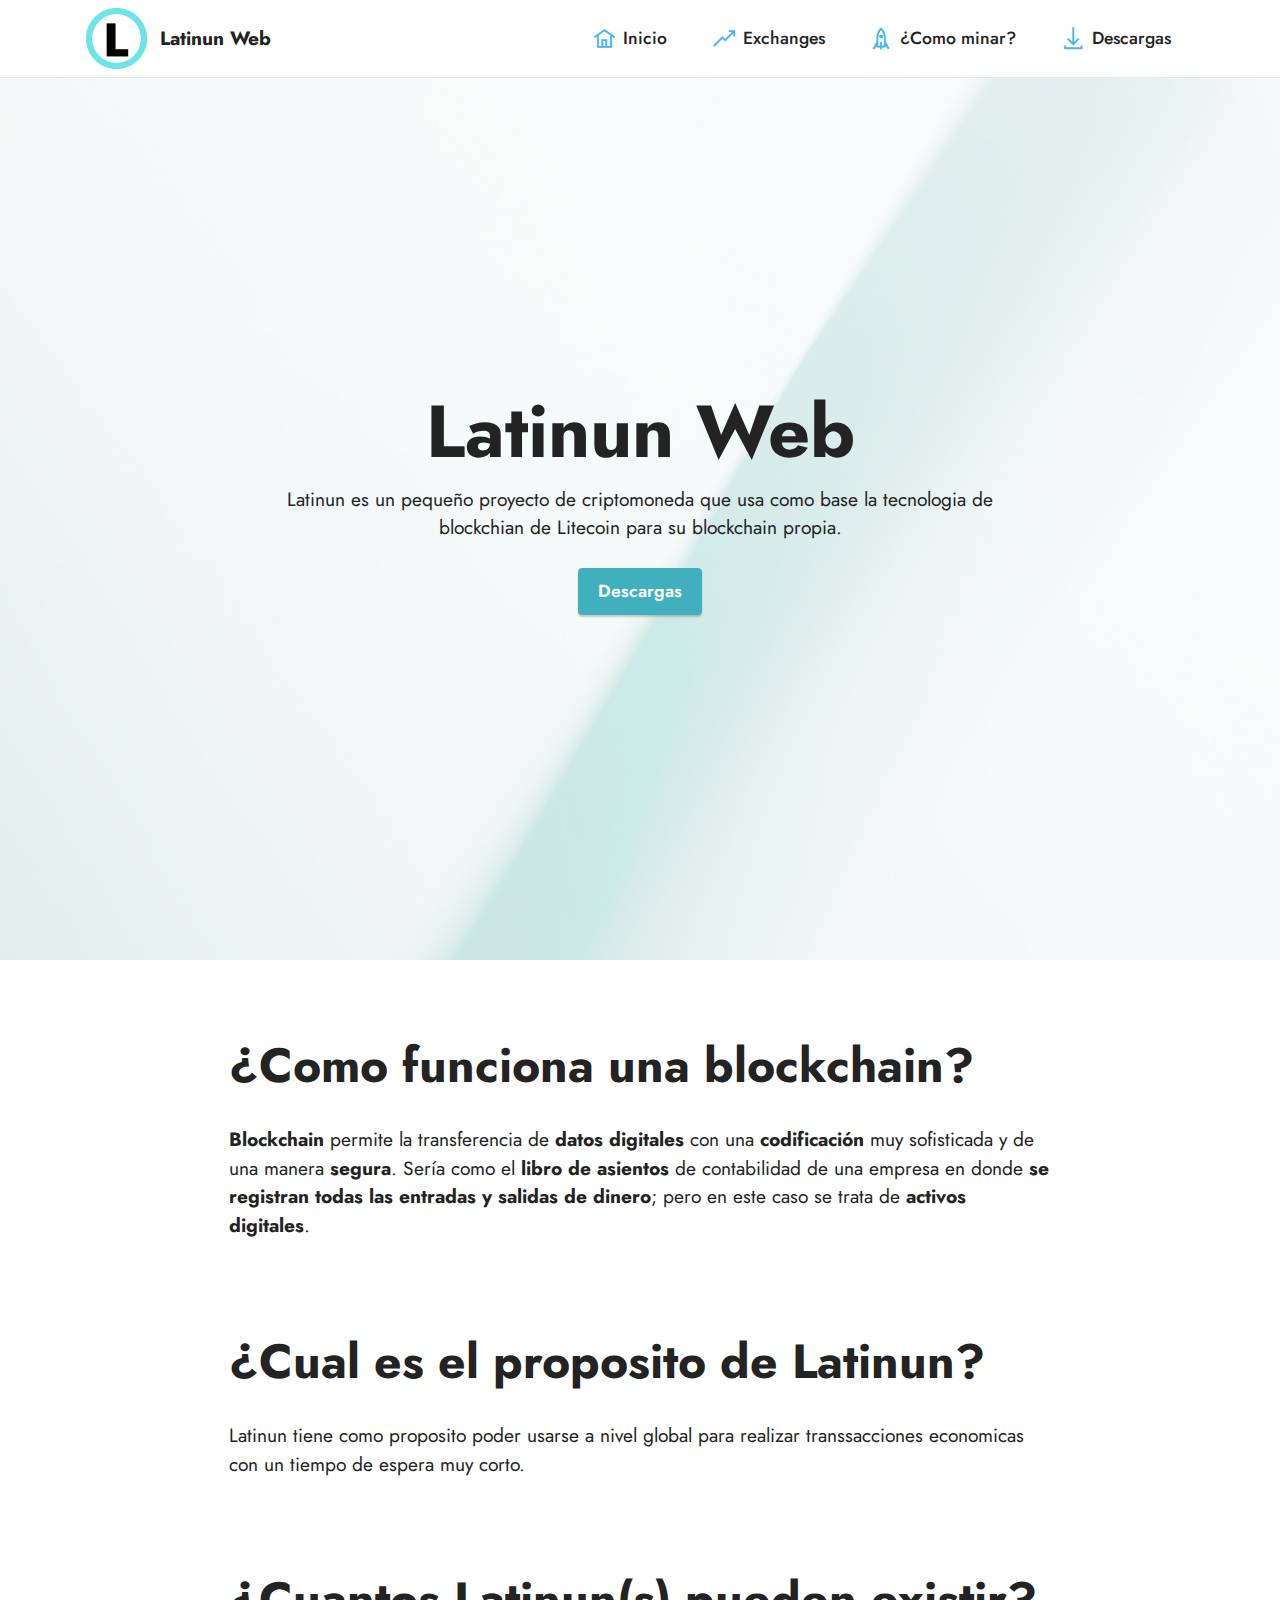
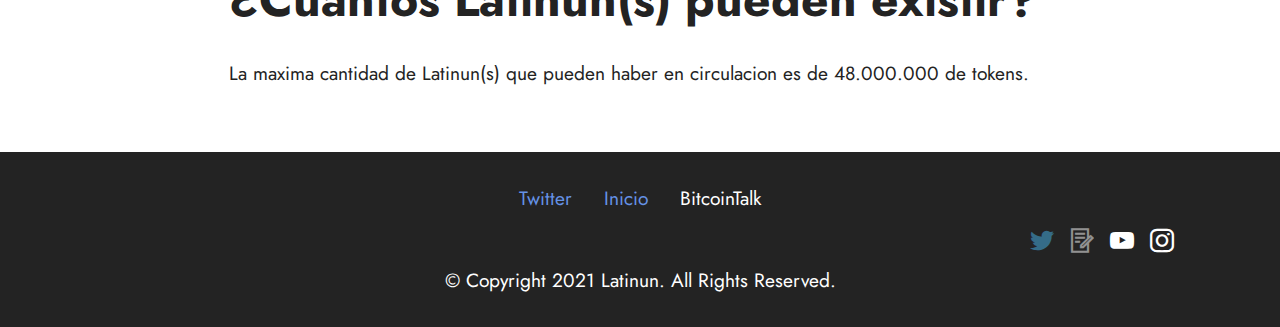
<file: index.html>
<!DOCTYPE html>
<html>
<head>
  
  <meta charset="UTF-8">
  <meta http-equiv="X-UA-Compatible" content="IE=edge">
  <meta name="generator" content="Mobirise v5.4.1, mobirise.com">
  <meta name="viewport" content="width=device-width, initial-scale=1, minimum-scale=1">
  <link rel="shortcut icon" href="assets/images/imageonline-co-whitebackgroundremoved-121x121.png" type="image/x-icon">
  <meta name="description" content="Latinun es una criptomoneda que busca ser una forma de pago eficiente, rapida y segura.">
  
  
  <title>Latinun Web</title>
  <link rel="stylesheet" href="assets/web/assets/mobirise-icons2/mobirise2.css">
  <link rel="stylesheet" href="assets/bootstrap/css/bootstrap.min.css">
  <link rel="stylesheet" href="assets/bootstrap/css/bootstrap-grid.min.css">
  <link rel="stylesheet" href="assets/bootstrap/css/bootstrap-reboot.min.css">
  <link rel="stylesheet" href="assets/parallax/jarallax.css">
  <link rel="stylesheet" href="assets/dropdown/css/style.css">
  <link rel="stylesheet" href="assets/socicon/css/styles.css">
  <link rel="stylesheet" href="assets/theme/css/style.css">
  <link rel="preload" href="https://fonts.googleapis.com/css?family=Jost:100,200,300,400,500,600,700,800,900,100i,200i,300i,400i,500i,600i,700i,800i,900i&display=swap" as="style" onload="this.onload=null;this.rel='stylesheet'">
  <noscript><link rel="stylesheet" href="https://fonts.googleapis.com/css?family=Jost:100,200,300,400,500,600,700,800,900,100i,200i,300i,400i,500i,600i,700i,800i,900i&display=swap"></noscript>
  <link rel="preload" as="style" href="assets/mobirise/css/mbr-additional.css"><link rel="stylesheet" href="assets/mobirise/css/mbr-additional.css" type="text/css">
  
  
  
  
</head>
<body>
  
  <section data-bs-version="5.1" class="menu cid-s48OLK6784" once="menu" id="menu1-h">
    
    <nav class="navbar navbar-dropdown navbar-fixed-top navbar-expand-lg">
        <div class="container">
            <div class="navbar-brand">
                <span class="navbar-logo">
                    <a href="index.html#top">
                        <img src="assets/images/imageonline-co-whitebackgroundremoved-121x121.png" alt="inicio" style="height: 3.8rem;">
                    </a>
                </span>
                <span class="navbar-caption-wrap"><a class="navbar-caption text-black text-primary display-7" href="index.html">Latinun Web</a></span>
            </div>
            <button class="navbar-toggler" type="button" data-toggle="collapse" data-bs-toggle="collapse" data-target="#navbarSupportedContent" data-bs-target="#navbarSupportedContent" aria-controls="navbarNavAltMarkup" aria-expanded="false" aria-label="Toggle navigation">
                <div class="hamburger">
                    <span></span>
                    <span></span>
                    <span></span>
                    <span></span>
                </div>
            </button>
            <div class="collapse navbar-collapse" id="navbarSupportedContent">
                <ul class="navbar-nav nav-dropdown nav-right" data-app-modern-menu="true"><li class="nav-item"><a class="nav-link link text-black text-primary display-4" href="index.html"><span class="mobi-mbri mobi-mbri-home mbr-iconfont mbr-iconfont-btn" style="color: rgb(71, 181, 237);"></span>Inicio</a></li>
                    <li class="nav-item"><a class="nav-link link text-black text-primary display-4" href="page2.html"><span class="mobi-mbri mobi-mbri-growing-chart mbr-iconfont mbr-iconfont-btn" style="color: rgb(71, 181, 237);"></span>Exchanges</a></li><li class="nav-item"><a class="nav-link link text-black text-primary display-4" href="page3.html#content7-t"><span class="mobi-mbri mobi-mbri-rocket mbr-iconfont mbr-iconfont-btn" style="color: rgb(71, 181, 237);"></span>¿Como minar?</a></li><li class="nav-item"><a class="nav-link link text-black text-primary display-4" href="downloads.html"><span class="mobi-mbri mobi-mbri-download mbr-iconfont mbr-iconfont-btn" style="color: rgb(71, 181, 237);"></span>Descargas</a></li></ul>
                
                
            </div>
        </div>
    </nav>

</section>

<section data-bs-version="5.1" class="header1 cid-s48MCQYojq mbr-fullscreen mbr-parallax-background" id="header1-f">

    

    <div class="mbr-overlay" style="opacity: 0.8; background-color: rgb(255, 255, 255);"></div>

    <div class="align-center container">
        <div class="row justify-content-center">
            <div class="col-12 col-lg-8">
                <h1 class="mbr-section-title mbr-fonts-style mb-3 display-1"><p><strong>Latinun Web</strong></p></h1>
                
                <p class="mbr-text mbr-fonts-style display-7">Latinun es un pequeño proyecto de criptomoneda que usa como base la tecnologia de blockchian de Litecoin para su blockchain propia.</p>
                <div class="mbr-section-btn mt-3"><a class="btn btn-success display-4" href="downloads.html#top">Descargas</a></div>
            </div>
        </div>
    </div>
</section>

<section data-bs-version="5.1" class="content1 cid-s48udlf8KU" id="content1-8">
    
    <div class="container">
        <div class="row justify-content-center">
            <div class="title col-12 col-md-9">
                <h3 class="mbr-section-title mbr-fonts-style align-center mb-4 display-2"><strong>¿Como funciona una blockchain?</strong></h3>
                <h4 class="mbr-section-subtitle align-center mbr-fonts-style mb-4 display-7"><strong>Blockchain </strong>permite la transferencia de <strong>datos digitales</strong> con una <strong>codificación </strong>muy sofisticada y de una manera <strong>segura</strong>. Sería como el <strong>libro de asientos</strong> de contabilidad de una empresa en donde <strong>se registran todas las entradas y salidas de dinero</strong>; pero en este caso se trata de <strong>activos digitales</strong>.</h4>
                
            </div>
        </div>
    </div>
</section>

<section data-bs-version="5.1" class="content1 cid-s48vaXqeL6" id="content1-b">
    
    <div class="container">
        <div class="row justify-content-center">
            <div class="title col-12 col-md-9">
                <h3 class="mbr-section-title mbr-fonts-style align-center mb-4 display-2"><strong>¿Cual es el proposito de Latinun?</strong></h3>
                <h4 class="mbr-section-subtitle align-center mbr-fonts-style mb-4 display-7">Latinun tiene como proposito poder usarse a nivel global para realizar transsacciones economicas con un tiempo de espera muy corto.</h4>
                
            </div>
        </div>
    </div>
</section>

<section data-bs-version="5.1" class="content1 cid-s48vnjULo4" id="content1-c">
    
    <div class="container">
        <div class="row justify-content-center">
            <div class="title col-12 col-md-9">
                <h3 class="mbr-section-title mbr-fonts-style align-center mb-4 display-2"><strong>¿Cuantos Latinun(s) pueden existir?</strong></h3>
                <h4 class="mbr-section-subtitle align-center mbr-fonts-style mb-4 display-7">La maxima cantidad de Latinun(s) que pueden haber en circulacion es de 48.000.000 de tokens.</h4>
                
            </div>
        </div>
    </div>
</section>

<section data-bs-version="5.1" class="footer3 cid-s48P1Icc8J" once="footers" id="footer3-i">

    

    

    <div class="container">
        <div class="media-container-row align-center mbr-white">
            <div class="row row-links">
                <ul class="foot-menu">
                    
                    
                    
                    
                    
                <li class="foot-menu-item mbr-fonts-style display-7"><a href="https://twitter.com/latinuncoin" class="text-primary" target="_blank">Twitter</a></li><li class="foot-menu-item mbr-fonts-style display-7"><a href="index.html#top" class="text-primary">Inicio</a></li><li class="foot-menu-item mbr-fonts-style display-7">BitcoinTalk</li></ul>
            </div>
            <div class="row social-row">
                <div class="social-list align-right pb-2">
                    
                    
                    
                    
                    
                    
                <div class="soc-item">
                        <a href="https://twitter.com/latinuncoin" target="_blank">
                            <span class="mbr-iconfont mbr-iconfont-social socicon-twitter socicon" style="color: rgb(71, 181, 237); fill: rgb(71, 181, 237);"></span>
                        </a>
                    </div><div class="soc-item">
                        <a href="mailto:latinuncoin@gmail.com">
                            <span class="mbr-iconfont mbr-iconfont-social mobi-mbri-contact-form mobi-mbri"></span>
                        </a>
                    </div><div class="soc-item">
                        
                            <span class="mbr-iconfont mbr-iconfont-social socicon-youtube socicon"></span>
                        
                    </div><div class="soc-item">
                        
                            <span class="mbr-iconfont mbr-iconfont-social socicon-instagram socicon"></span>
                        
                    </div></div>
            </div>
            <div class="row row-copirayt">
                <p class="mbr-text mb-0 mbr-fonts-style mbr-white align-center display-7">
                    © Copyright 2021 Latinun. All Rights Reserved.
                </p>
            </div>
        </div>
    </div>
  
<input name="cookieData" type="hidden" data-cookie-customDialogSelector='null' data-cookie-colorText='#424a4d' data-cookie-colorBg='rgba(234, 239, 241, 0.99)' data-cookie-textButton='Agree' data-cookie-colorButton='' data-cookie-colorLink='#424a4d' data-cookie-underlineLink='true' data-cookie-text="We use cookies to give you the best experience. Read our <a href='privacy.html'>cookie policy</a>.">
  </body>
</html>
</file>
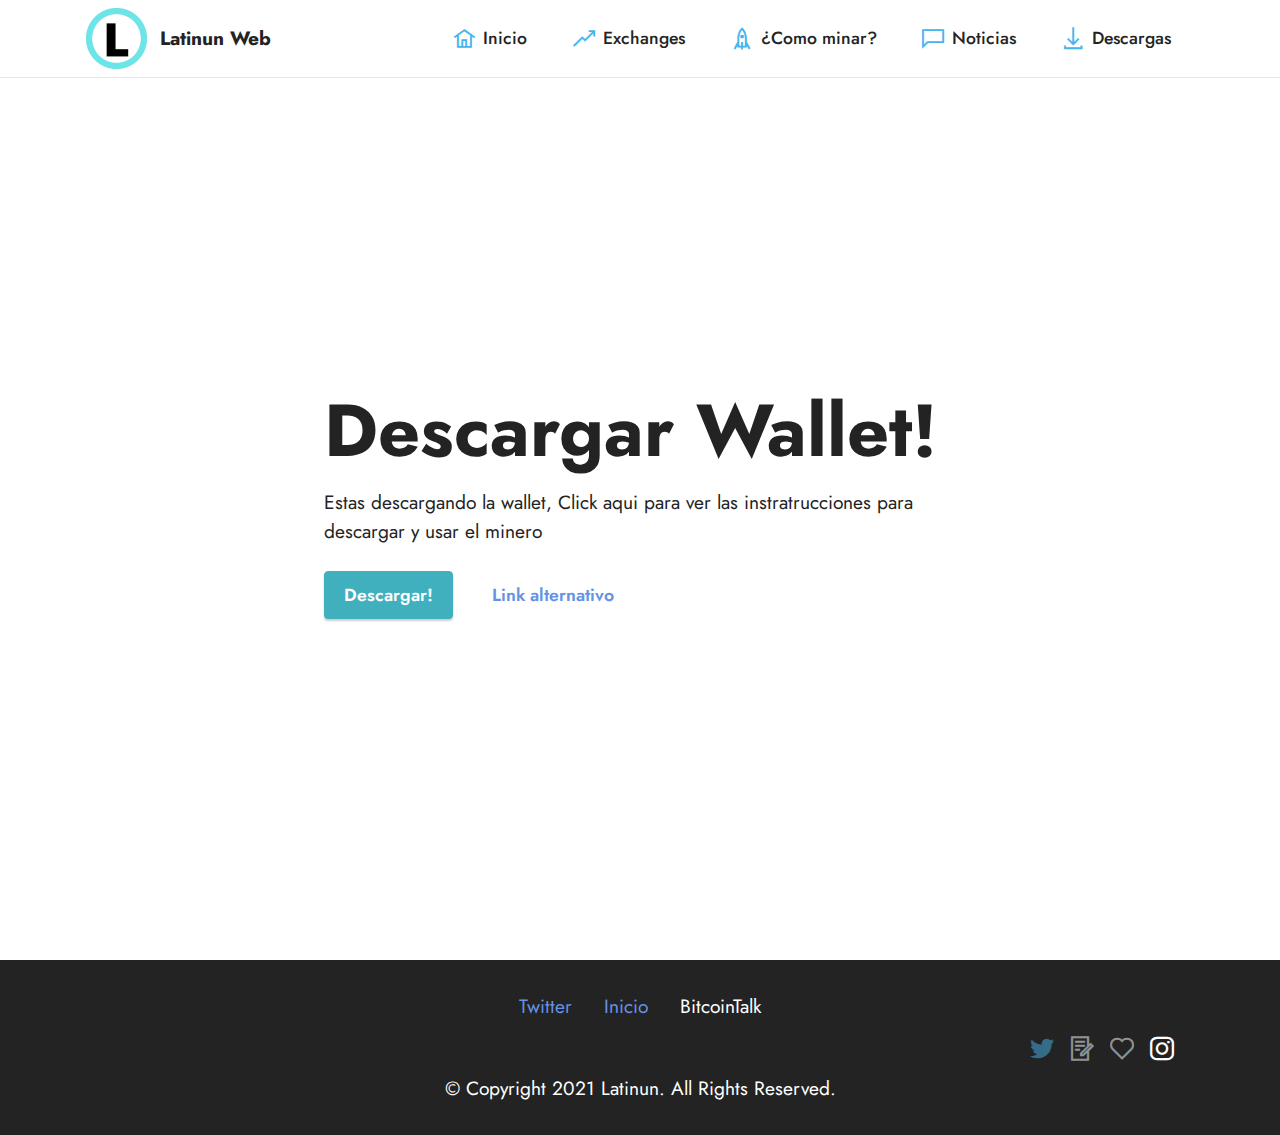
<file: downloads.html>
<!DOCTYPE html>
<html  >
<head>
  <meta charset="UTF-8">
  <meta http-equiv="X-UA-Compatible" content="IE=edge">
  <meta name="generator" content="Mobirise v5.4.1, mobirise.com">
  <meta name="viewport" content="width=device-width, initial-scale=1, minimum-scale=1">
  <link rel="shortcut icon" href="assets/images/imageonline-co-whitebackgroundremoved-121x121.png" type="image/x-icon">
  <meta name="description" content="">
  
  
  <title>Descargas - Latinun</title>
  <link rel="stylesheet" href="assets/web/assets/mobirise-icons2/mobirise2.css">
  <link rel="stylesheet" href="assets/bootstrap/css/bootstrap.min.css">
  <link rel="stylesheet" href="assets/bootstrap/css/bootstrap-grid.min.css">
  <link rel="stylesheet" href="assets/bootstrap/css/bootstrap-reboot.min.css">
  <link rel="stylesheet" href="assets/parallax/jarallax.css">
  <link rel="stylesheet" href="assets/dropdown/css/style.css">
  <link rel="stylesheet" href="assets/socicon/css/styles.css">
  <link rel="stylesheet" href="assets/theme/css/style.css">
  <link rel="preload" href="https://fonts.googleapis.com/css?family=Jost:100,200,300,400,500,600,700,800,900,100i,200i,300i,400i,500i,600i,700i,800i,900i&display=swap" as="style" onload="this.onload=null;this.rel='stylesheet'">
  <noscript><link rel="stylesheet" href="https://fonts.googleapis.com/css?family=Jost:100,200,300,400,500,600,700,800,900,100i,200i,300i,400i,500i,600i,700i,800i,900i&display=swap"></noscript>
  <link rel="preload" as="style" href="assets/mobirise/css/mbr-additional.css"><link rel="stylesheet" href="assets/mobirise/css/mbr-additional.css" type="text/css">
  
  
  
  
</head>
<body>
  
  <section data-bs-version="5.1" class="menu cid-s48OLK6784" once="menu" id="menu1-k">
    
    <nav class="navbar navbar-dropdown navbar-fixed-top navbar-expand-lg">
        <div class="container">
            <div class="navbar-brand">
                <span class="navbar-logo">
                    <a href="index.html#top">
                        <img src="assets/images/imageonline-co-whitebackgroundremoved-121x121.png" alt="inicio" style="height: 3.8rem;">
                    </a>
                </span>
                <span class="navbar-caption-wrap"><a class="navbar-caption text-black text-primary display-7" href="index.html">Latinun Web</a></span>
            </div>
            <button class="navbar-toggler" type="button" data-toggle="collapse" data-bs-toggle="collapse" data-target="#navbarSupportedContent" data-bs-target="#navbarSupportedContent" aria-controls="navbarNavAltMarkup" aria-expanded="false" aria-label="Toggle navigation">
                <div class="hamburger">
                    <span></span>
                    <span></span>
                    <span></span>
                    <span></span>
                </div>
            </button>
            <div class="collapse navbar-collapse" id="navbarSupportedContent">
                <ul class="navbar-nav nav-dropdown nav-right" data-app-modern-menu="true"><li class="nav-item"><a class="nav-link link text-black text-primary display-4" href="index.html"><span class="mobi-mbri mobi-mbri-home mbr-iconfont mbr-iconfont-btn" style="color: rgb(71, 181, 237);"></span>Inicio</a></li>
                    <li class="nav-item"><a class="nav-link link text-black text-primary display-4" href="page2.html"><span class="mobi-mbri mobi-mbri-growing-chart mbr-iconfont mbr-iconfont-btn" style="color: rgb(71, 181, 237);"></span>Exchanges</a></li><li class="nav-item"><a class="nav-link link text-black text-primary display-4" href="page3.html#content7-t"><span class="mobi-mbri mobi-mbri-rocket mbr-iconfont mbr-iconfont-btn" style="color: rgb(71, 181, 237);"></span>¿Como minar?</a></li><li class="nav-item"><a class="nav-link link text-black text-primary display-4" href="page4.html"><span class="mobi-mbri mobi-mbri-chat mbr-iconfont mbr-iconfont-btn" style="color: rgb(71, 181, 237);"></span>Noticias</a></li><li class="nav-item"><a class="nav-link link text-black text-primary display-4" href="downloads.html"><span class="mobi-mbri mobi-mbri-download mbr-iconfont mbr-iconfont-btn" style="color: rgb(71, 181, 237);"></span>Descargas</a></li></ul>
                
                
            </div>
        </div>
    </nav>

</section>

<section data-bs-version="5.1" class="header2 cid-sJWNMCiwRl mbr-fullscreen mbr-parallax-background" id="header2-m">

    

    <div class="mbr-overlay" style="opacity: 0.8; background-color: rgb(255, 255, 255);"></div>

    <div class="container">
        <div class="row justify-content-center">
            <div class="col-12 col-lg-7">
                <h1 class="mbr-section-title mbr-fonts-style mb-3 display-1"><strong>Descargar Wallet!</strong></h1>
                
                <p class="mbr-text mbr-fonts-style display-7">Estas descargando la wallet, Click aqui para ver las instratrucciones para descargar y usar el minero</p>
                <div class="mbr-section-btn mt-3"><a class="btn btn-success display-4" href="https://latinuncoin.github.io/site/download/Latinun.zip" target="_blank">Descargar!</a> <a class="btn btn-primary-outline display-4" href="https://latinuncoin.github.io/site/download/Latinun.zip">Link alternativo</a></div>
            </div>
        </div>
    </div>
</section>

<section data-bs-version="5.1" class="footer3 cid-s48P1Icc8J" once="footers" id="footer3-l">

    

    

    <div class="container">
        <div class="media-container-row align-center mbr-white">
            <div class="row row-links">
                <ul class="foot-menu">
                    
                    
                    
                    
                    
                <li class="foot-menu-item mbr-fonts-style display-7"><a href="https://twitter.com/latinuncoin" class="text-primary" target="_blank">Twitter</a></li><li class="foot-menu-item mbr-fonts-style display-7"><a href="index.html#top" class="text-primary">Inicio</a></li><li class="foot-menu-item mbr-fonts-style display-7">BitcoinTalk</li></ul>
            </div>
            <div class="row social-row">
                <div class="social-list align-right pb-2">
                    
                    
                    
                    
                    
                    
                <div class="soc-item">
                        <a href="https://twitter.com/latinuncoin" target="_blank">
                            <span class="mbr-iconfont mbr-iconfont-social socicon-twitter socicon" style="color: rgb(71, 181, 237); fill: rgb(71, 181, 237);"></span>
                        </a>
                    </div><div class="soc-item">
                        <a href="mailto:latinuncoin@gmail.com">
                            <span class="mbr-iconfont mbr-iconfont-social mobi-mbri-contact-form mobi-mbri"></span>
                        </a>
                    </div><div class="soc-item">
                        
                            <a href="https://discord.gg/xnZnHFeHvy"><span class="mbr-iconfont mbr-iconfont-social mobi-mbri-hearth mobi-mbri"></span></a>
                        
                    </div><div class="soc-item">
                        
                            <span class="mbr-iconfont mbr-iconfont-social socicon-instagram socicon"></span>
                        
                    </div></div>
            </div>
            <div class="row row-copirayt">
                <p class="mbr-text mb-0 mbr-fonts-style mbr-white align-center display-7">
                    © Copyright 2021 Latinun. All Rights Reserved.
                </p>
            </div>
        </div>
    </div>

<input name="cookieData" type="hidden" data-cookie-customDialogSelector='null' data-cookie-colorText='#424a4d' data-cookie-colorBg='rgba(234, 239, 241, 0.99)' data-cookie-textButton='Agree' data-cookie-colorButton='' data-cookie-colorLink='#424a4d' data-cookie-underlineLink='true' data-cookie-text="We use cookies to give you the best experience. Read our <a href='privacy.html'>cookie policy</a>.">
  </body>
</html>
</file>
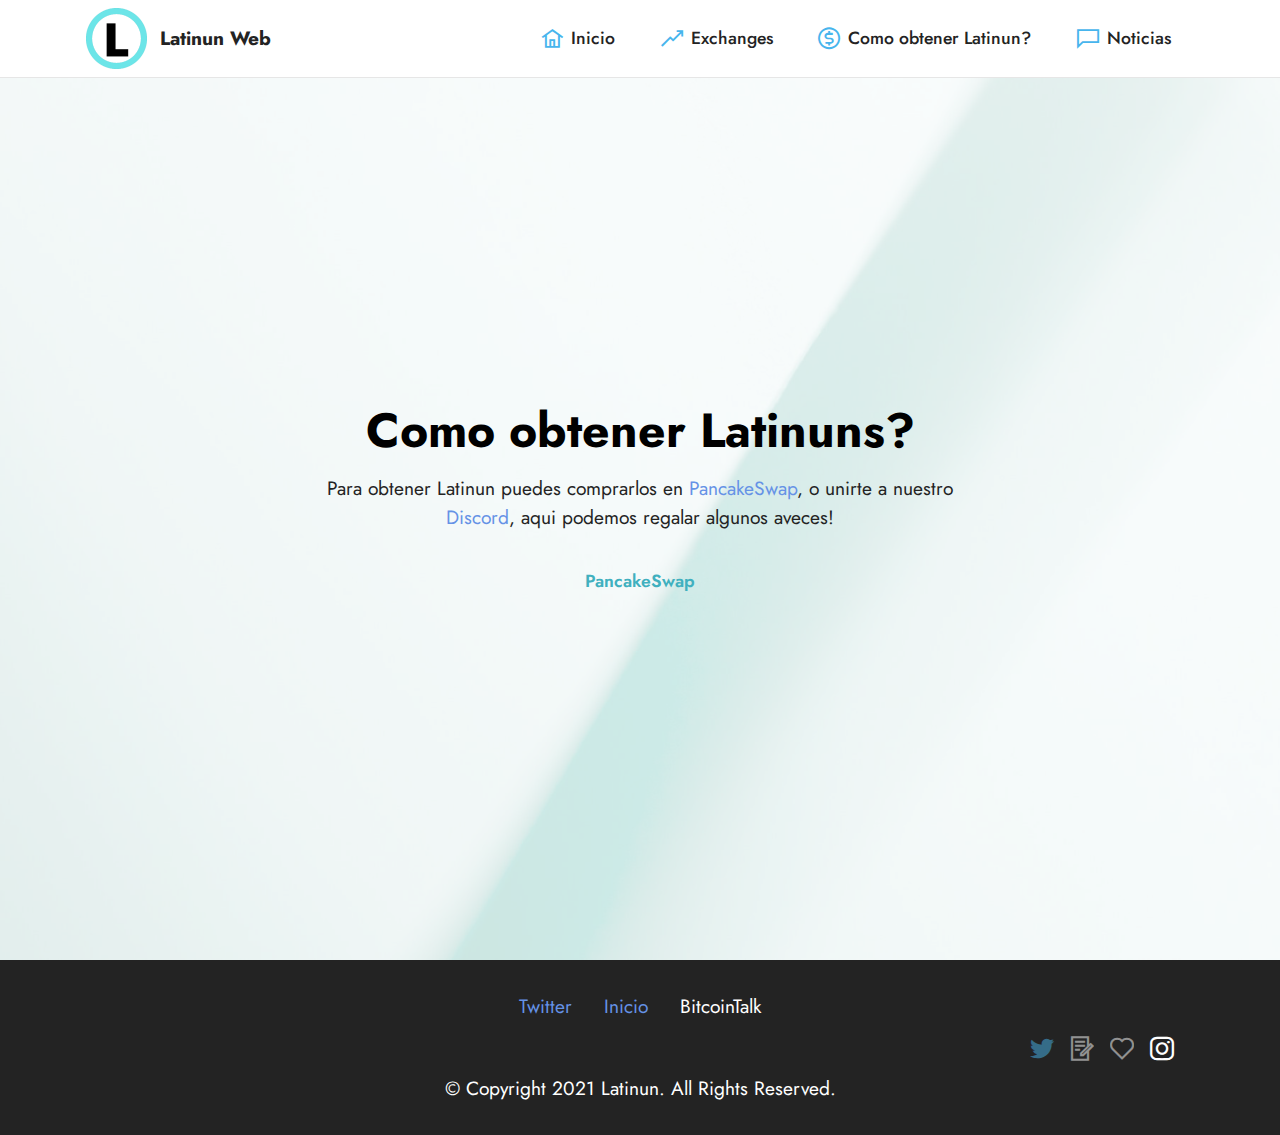
<file: howtogetltn.html>
<!DOCTYPE html>
<html  >
<head>
  <!-- Site made with Mobirise Website Builder v5.4.1, https://mobirise.com -->
  <meta charset="UTF-8">
  <meta http-equiv="X-UA-Compatible" content="IE=edge">
  <meta name="generator" content="Mobirise v5.4.1, mobirise.com">
  <meta name="viewport" content="width=device-width, initial-scale=1, minimum-scale=1">
  <link rel="shortcut icon" href="assets/images/imageonline-co-whitebackgroundremoved-121x121.png" type="image/x-icon">
  <meta name="description" content="">
  
  
  <title>Como obtener latinuns</title>
  <link rel="stylesheet" href="assets/web/assets/mobirise-icons2/mobirise2.css">
  <link rel="stylesheet" href="assets/bootstrap/css/bootstrap.min.css">
  <link rel="stylesheet" href="assets/bootstrap/css/bootstrap-grid.min.css">
  <link rel="stylesheet" href="assets/bootstrap/css/bootstrap-reboot.min.css">
  <link rel="stylesheet" href="assets/parallax/jarallax.css">
  <link rel="stylesheet" href="assets/dropdown/css/style.css">
  <link rel="stylesheet" href="assets/socicon/css/styles.css">
  <link rel="stylesheet" href="assets/theme/css/style.css">
  <link rel="preload" href="https://fonts.googleapis.com/css?family=Jost:100,200,300,400,500,600,700,800,900,100i,200i,300i,400i,500i,600i,700i,800i,900i&display=swap" as="style" onload="this.onload=null;this.rel='stylesheet'">
  <noscript><link rel="stylesheet" href="https://fonts.googleapis.com/css?family=Jost:100,200,300,400,500,600,700,800,900,100i,200i,300i,400i,500i,600i,700i,800i,900i&display=swap"></noscript>
  <link rel="preload" as="style" href="assets/mobirise/css/mbr-additional.css"><link rel="stylesheet" href="assets/mobirise/css/mbr-additional.css" type="text/css">
  
  
  
  
</head>
<body>
  
  <section data-bs-version="5.1" class="menu cid-s48OLK6784" once="menu" id="menu1-11">
    
    <nav class="navbar navbar-dropdown navbar-fixed-top navbar-expand-lg">
        <div class="container">
            <div class="navbar-brand">
                <span class="navbar-logo">
                    <a href="index.html#top">
                        <img src="assets/images/imageonline-co-whitebackgroundremoved-121x121.png" alt="inicio" style="height: 3.8rem;">
                    </a>
                </span>
                <span class="navbar-caption-wrap"><a class="navbar-caption text-black text-primary display-7" href="index.html">Latinun Web</a></span>
            </div>
            <button class="navbar-toggler" type="button" data-toggle="collapse" data-bs-toggle="collapse" data-target="#navbarSupportedContent" data-bs-target="#navbarSupportedContent" aria-controls="navbarNavAltMarkup" aria-expanded="false" aria-label="Toggle navigation">
                <div class="hamburger">
                    <span></span>
                    <span></span>
                    <span></span>
                    <span></span>
                </div>
            </button>
            <div class="collapse navbar-collapse" id="navbarSupportedContent">
                <ul class="navbar-nav nav-dropdown nav-right" data-app-modern-menu="true"><li class="nav-item"><a class="nav-link link text-black text-primary display-4" href="index.html"><span class="mobi-mbri mobi-mbri-home mbr-iconfont mbr-iconfont-btn" style="color: rgb(71, 181, 237);"></span>Inicio</a></li>
                    <li class="nav-item"><a class="nav-link link text-black text-primary display-4" href="page2.html"><span class="mobi-mbri mobi-mbri-growing-chart mbr-iconfont mbr-iconfont-btn" style="color: rgb(71, 181, 237);"></span>Exchanges</a></li><li class="nav-item"><a class="nav-link link text-black text-primary display-4" href="page2.html"><span class="mobi-mbri mobi-mbri-cash mbr-iconfont mbr-iconfont-btn" style="color: rgb(71, 181, 237);"></span>Como obtener Latinun?</a></li><li class="nav-item"><a class="nav-link link text-black text-primary display-4" href="page4.html"><span class="mobi-mbri mobi-mbri-chat mbr-iconfont mbr-iconfont-btn" style="color: rgb(71, 181, 237);"></span>Noticias</a></li></ul>
                
                
            </div>
        </div>
    </nav>

</section>

<section data-bs-version="5.1" class="header2 cid-sO1hXvLXtn mbr-fullscreen mbr-parallax-background" id="header2-13">

    

    <div class="mbr-overlay" style="opacity: 0.8; background-color: rgb(255, 255, 255);"></div>

    <div class="container">
        <div class="row justify-content-center">
            <div class="col-12 col-lg-7">
                <h1 class="mbr-section-title mbr-fonts-style mb-3 display-2"><strong>Como obtener Latinuns?</strong></h1>
                
                <p class="mbr-text mbr-fonts-style display-7">Para obtener Latinun puedes comprarlos en <a href="https://pancakeswap.finance/swap?outputCurrency=0x75E90Cb5d30bBC89b43C6938d254263221646f87" class="text-primary" target="_blank">PancakeSwap</a>, o unirte a nuestro <a href="https://discord.gg/xnZnHFeHvy" class="text-primary" target="_blank">Discord</a>, aqui podemos regalar algunos aveces!</p>
                <div class="mbr-section-btn mt-3"><a class="btn btn-success-outline display-4" href="https://pancakeswap.finance/swap?outputCurrency=0x75E90Cb5d30bBC89b43C6938d254263221646f87" target="_blank">PancakeSwap</a></div>
            </div>
        </div>
    </div>
</section>

<section data-bs-version="5.1" class="footer3 cid-s48P1Icc8J" once="footers" id="footer3-12">

    

    

    <div class="container">
        <div class="media-container-row align-center mbr-white">
            <div class="row row-links">
                <ul class="foot-menu">
                    
                    
                    
                    
                    
                <li class="foot-menu-item mbr-fonts-style display-7"><a href="https://twitter.com/latinuncoin" class="text-primary" target="_blank">Twitter</a></li><li class="foot-menu-item mbr-fonts-style display-7"><a href="index.html#top" class="text-primary">Inicio</a></li><li class="foot-menu-item mbr-fonts-style display-7">BitcoinTalk</li></ul>
            </div>
            <div class="row social-row">
                <div class="social-list align-right pb-2">
                    
                    
                    
                    
                    
                    
                <div class="soc-item">
                        <a href="https://twitter.com/latinuncoin" target="_blank">
                            <span class="mbr-iconfont mbr-iconfont-social socicon-twitter socicon" style="color: rgb(71, 181, 237); fill: rgb(71, 181, 237);"></span>
                        </a>
                    </div><div class="soc-item">
                        <a href="mailto:latinuncoin@gmail.com">
                            <span class="mbr-iconfont mbr-iconfont-social mobi-mbri-contact-form mobi-mbri"></span>
                        </a>
                    </div><div class="soc-item">
                        
                            <a href="https://discord.gg/xnZnHFeHvy"><span class="mbr-iconfont mbr-iconfont-social mobi-mbri-hearth mobi-mbri"></span></a>
                        
                    </div><div class="soc-item">
                        
                            <span class="mbr-iconfont mbr-iconfont-social socicon-instagram socicon"></span>
                        
                    </div></div>
            </div>
            <div class="row row-copirayt">
                <p class="mbr-text mb-0 mbr-fonts-style mbr-white align-center display-7">
                    © Copyright 2021 Latinun. All Rights Reserved.
                </p>
            </div>
        </div>
    </div>

  
<input name="cookieData" type="hidden" data-cookie-customDialogSelector='null' data-cookie-colorText='#424a4d' data-cookie-colorBg='rgba(234, 239, 241, 0.99)' data-cookie-textButton='Agree' data-cookie-colorButton='' data-cookie-colorLink='#424a4d' data-cookie-underlineLink='true' data-cookie-text="We use cookies to give you the best experience. Read our <a href='privacy.html'>cookie policy</a>.">
  </body>
</html>
</file>
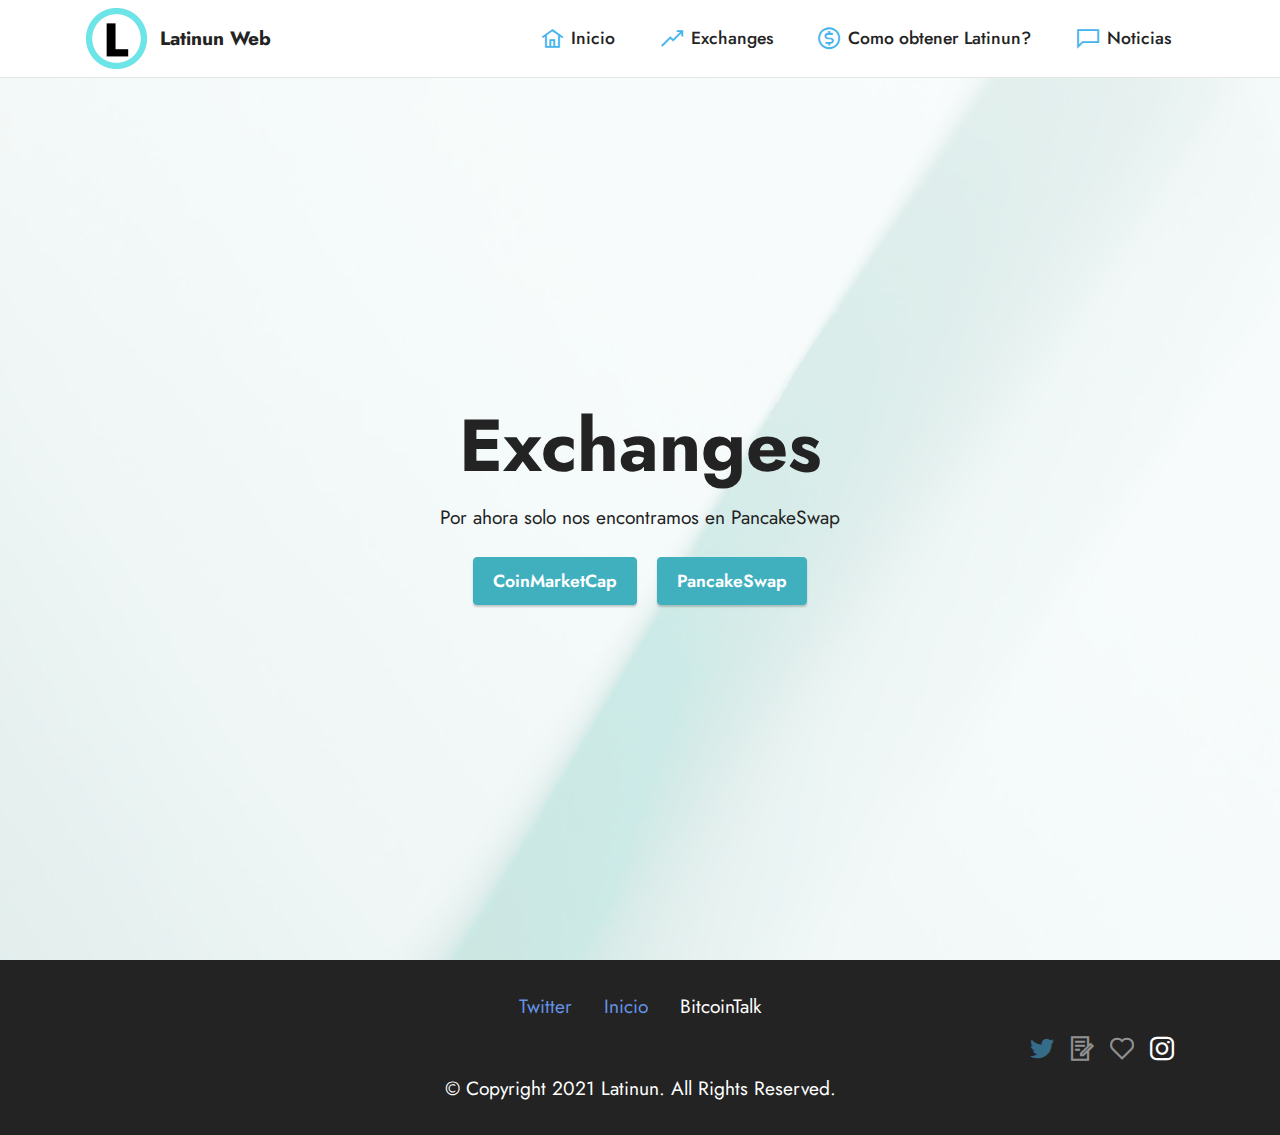
<file: page2.html>
<!DOCTYPE html>
<html  >
<head>
  <!-- Site made with Mobirise Website Builder v5.4.1, https://mobirise.com -->
  <meta charset="UTF-8">
  <meta http-equiv="X-UA-Compatible" content="IE=edge">
  <meta name="generator" content="Mobirise v5.4.1, mobirise.com">
  <meta name="viewport" content="width=device-width, initial-scale=1, minimum-scale=1">
  <link rel="shortcut icon" href="assets/images/imageonline-co-whitebackgroundremoved-121x121.png" type="image/x-icon">
  <meta name="description" content="">
  
  
  <title>Exchanges</title>
  <link rel="stylesheet" href="assets/web/assets/mobirise-icons2/mobirise2.css">
  <link rel="stylesheet" href="assets/bootstrap/css/bootstrap.min.css">
  <link rel="stylesheet" href="assets/bootstrap/css/bootstrap-grid.min.css">
  <link rel="stylesheet" href="assets/bootstrap/css/bootstrap-reboot.min.css">
  <link rel="stylesheet" href="assets/parallax/jarallax.css">
  <link rel="stylesheet" href="assets/dropdown/css/style.css">
  <link rel="stylesheet" href="assets/socicon/css/styles.css">
  <link rel="stylesheet" href="assets/theme/css/style.css">
  <link rel="preload" href="https://fonts.googleapis.com/css?family=Jost:100,200,300,400,500,600,700,800,900,100i,200i,300i,400i,500i,600i,700i,800i,900i&display=swap" as="style" onload="this.onload=null;this.rel='stylesheet'">
  <noscript><link rel="stylesheet" href="https://fonts.googleapis.com/css?family=Jost:100,200,300,400,500,600,700,800,900,100i,200i,300i,400i,500i,600i,700i,800i,900i&display=swap"></noscript>
  <link rel="preload" as="style" href="assets/mobirise/css/mbr-additional.css"><link rel="stylesheet" href="assets/mobirise/css/mbr-additional.css" type="text/css">
  
  
  
  
</head>
<body>
  
  <section data-bs-version="5.1" class="menu cid-s48OLK6784" once="menu" id="menu1-n">
    
    <nav class="navbar navbar-dropdown navbar-fixed-top navbar-expand-lg">
        <div class="container">
            <div class="navbar-brand">
                <span class="navbar-logo">
                    <a href="index.html#top">
                        <img src="assets/images/imageonline-co-whitebackgroundremoved-121x121.png" alt="inicio" style="height: 3.8rem;">
                    </a>
                </span>
                <span class="navbar-caption-wrap"><a class="navbar-caption text-black text-primary display-7" href="index.html">Latinun Web</a></span>
            </div>
            <button class="navbar-toggler" type="button" data-toggle="collapse" data-bs-toggle="collapse" data-target="#navbarSupportedContent" data-bs-target="#navbarSupportedContent" aria-controls="navbarNavAltMarkup" aria-expanded="false" aria-label="Toggle navigation">
                <div class="hamburger">
                    <span></span>
                    <span></span>
                    <span></span>
                    <span></span>
                </div>
            </button>
            <div class="collapse navbar-collapse" id="navbarSupportedContent">
                <ul class="navbar-nav nav-dropdown nav-right" data-app-modern-menu="true"><li class="nav-item"><a class="nav-link link text-black text-primary display-4" href="index.html"><span class="mobi-mbri mobi-mbri-home mbr-iconfont mbr-iconfont-btn" style="color: rgb(71, 181, 237);"></span>Inicio</a></li>
                    <li class="nav-item"><a class="nav-link link text-black text-primary display-4" href="page2.html"><span class="mobi-mbri mobi-mbri-growing-chart mbr-iconfont mbr-iconfont-btn" style="color: rgb(71, 181, 237);"></span>Exchanges</a></li><li class="nav-item"><a class="nav-link link text-black text-primary display-4" href="page2.html"><span class="mobi-mbri mobi-mbri-cash mbr-iconfont mbr-iconfont-btn" style="color: rgb(71, 181, 237);"></span>Como obtener Latinun?</a></li><li class="nav-item"><a class="nav-link link text-black text-primary display-4" href="page4.html"><span class="mobi-mbri mobi-mbri-chat mbr-iconfont mbr-iconfont-btn" style="color: rgb(71, 181, 237);"></span>Noticias</a></li></ul>
                
                
            </div>
        </div>
    </nav>

</section>

<section data-bs-version="5.1" class="header2 cid-sJWSwgfrlu mbr-fullscreen mbr-parallax-background" id="header2-p">

    

    <div class="mbr-overlay" style="opacity: 0.8; background-color: rgb(255, 255, 255);"></div>

    <div class="container">
        <div class="row justify-content-center">
            <div class="col-12 col-lg-7">
                <h1 class="mbr-section-title mbr-fonts-style mb-3 display-1"><strong>Exchanges</strong></h1>
                
                <p class="mbr-text mbr-fonts-style display-7">Por ahora solo nos encontramos en PancakeSwap</p>
                <div class="mbr-section-btn mt-3"><a class="btn btn-success display-4" href="https://coinmarketcap.com" target="_blank">CoinMarketCap</a> <a class="btn btn-success display-4" href="https://pancakeswap.finance/swap?outputCurrency=0x75E90Cb5d30bBC89b43C6938d254263221646f87" target="_blank">PancakeSwap</a></div>
            </div>
        </div>
    </div>
</section>

<section data-bs-version="5.1" class="footer3 cid-s48P1Icc8J" once="footers" id="footer3-o">

    

    

    <div class="container">
        <div class="media-container-row align-center mbr-white">
            <div class="row row-links">
                <ul class="foot-menu">
                    
                    
                    
                    
                    
                <li class="foot-menu-item mbr-fonts-style display-7"><a href="https://twitter.com/latinuncoin" class="text-primary" target="_blank">Twitter</a></li><li class="foot-menu-item mbr-fonts-style display-7"><a href="index.html#top" class="text-primary">Inicio</a></li><li class="foot-menu-item mbr-fonts-style display-7">BitcoinTalk</li></ul>
            </div>
            <div class="row social-row">
                <div class="social-list align-right pb-2">
                    
                    
                    
                    
                    
                    
                <div class="soc-item">
                        <a href="https://twitter.com/latinuncoin" target="_blank">
                            <span class="mbr-iconfont mbr-iconfont-social socicon-twitter socicon" style="color: rgb(71, 181, 237); fill: rgb(71, 181, 237);"></span>
                        </a>
                    </div><div class="soc-item">
                        <a href="mailto:latinuncoin@gmail.com">
                            <span class="mbr-iconfont mbr-iconfont-social mobi-mbri-contact-form mobi-mbri"></span>
                        </a>
                    </div><div class="soc-item">
                        
                            <a href="https://discord.gg/xnZnHFeHvy"><span class="mbr-iconfont mbr-iconfont-social mobi-mbri-hearth mobi-mbri"></span></a>
                        
                    </div><div class="soc-item">
                        
                            <span class="mbr-iconfont mbr-iconfont-social socicon-instagram socicon"></span>
                        
                    </div></div>
            </div>
            <div class="row row-copirayt">
                <p class="mbr-text mb-0 mbr-fonts-style mbr-white align-center display-7">
                    © Copyright 2021 Latinun. All Rights Reserved.
                </p>
            </div>
        </div>
    </div>

  
<input name="cookieData" type="hidden" data-cookie-customDialogSelector='null' data-cookie-colorText='#424a4d' data-cookie-colorBg='rgba(234, 239, 241, 0.99)' data-cookie-textButton='Agree' data-cookie-colorButton='' data-cookie-colorLink='#424a4d' data-cookie-underlineLink='true' data-cookie-text="We use cookies to give you the best experience. Read our <a href='privacy.html'>cookie policy</a>.">
  </body>
</html>
</file>
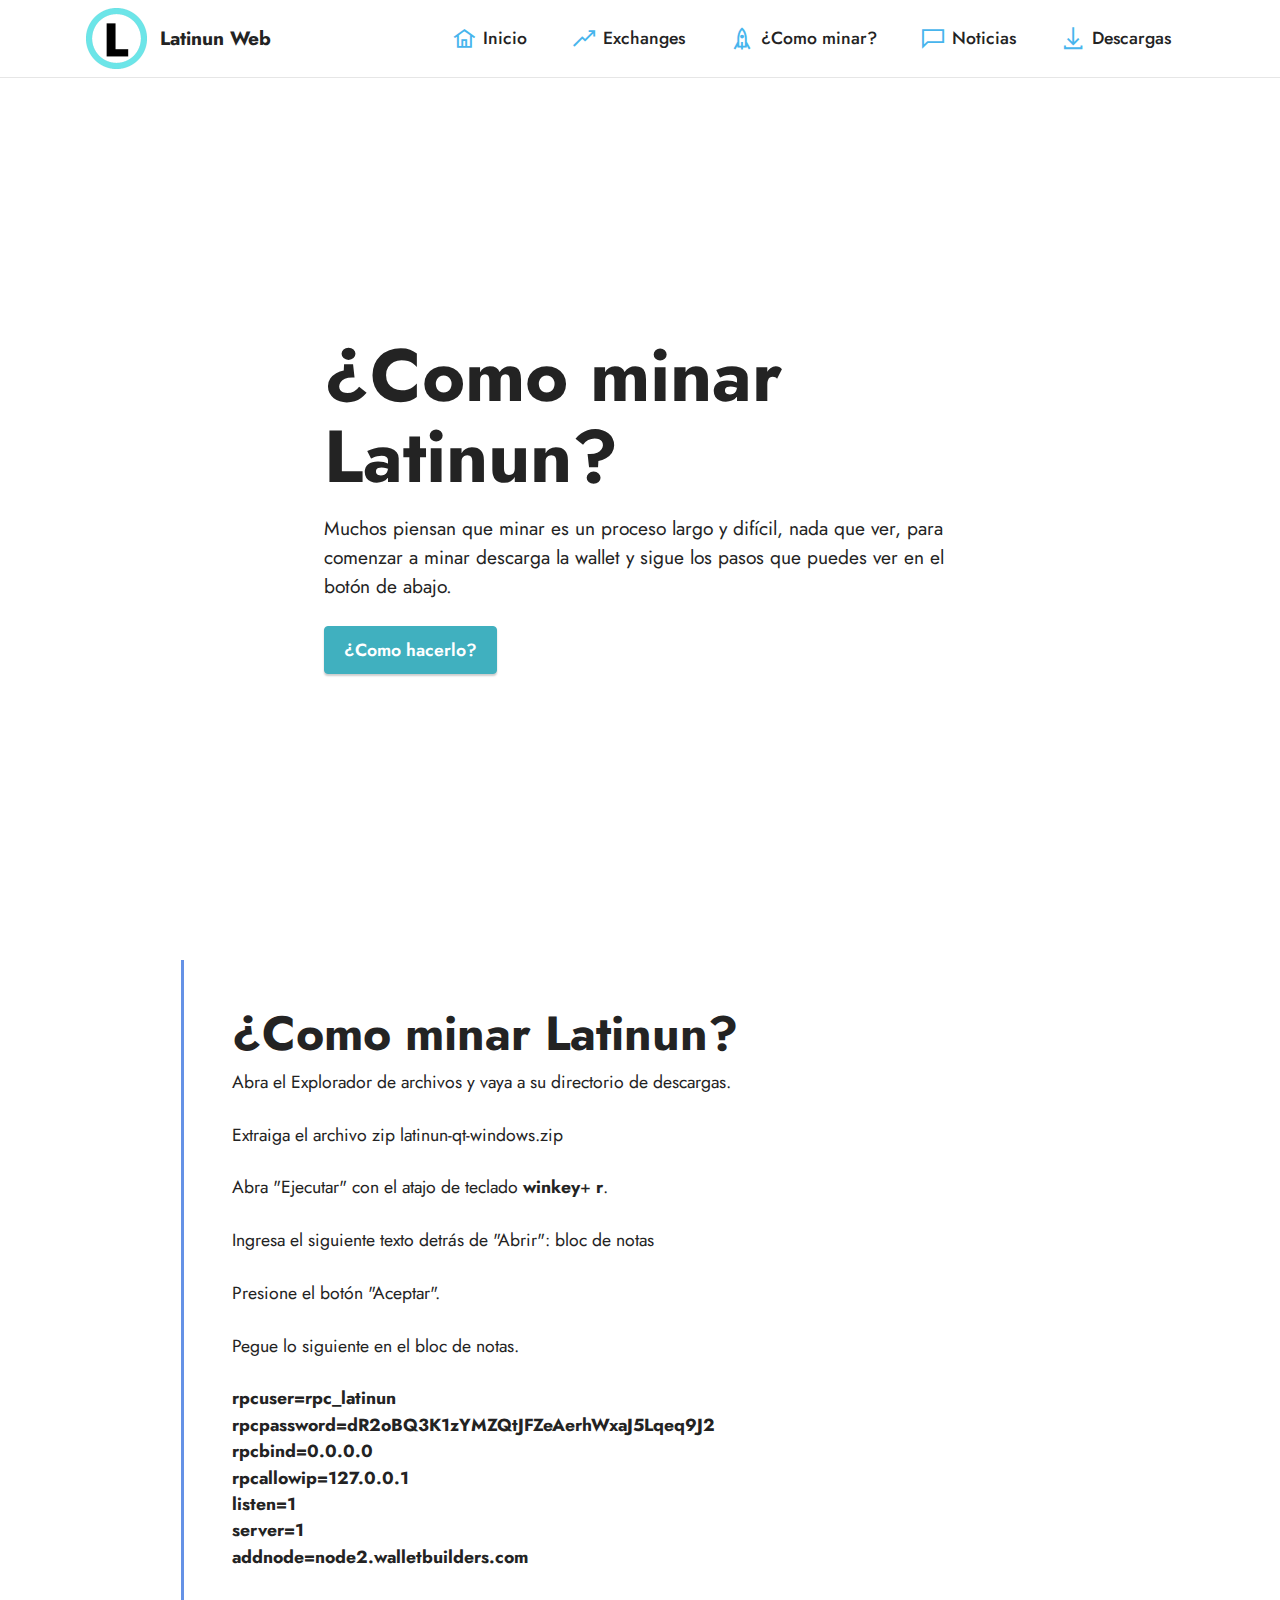
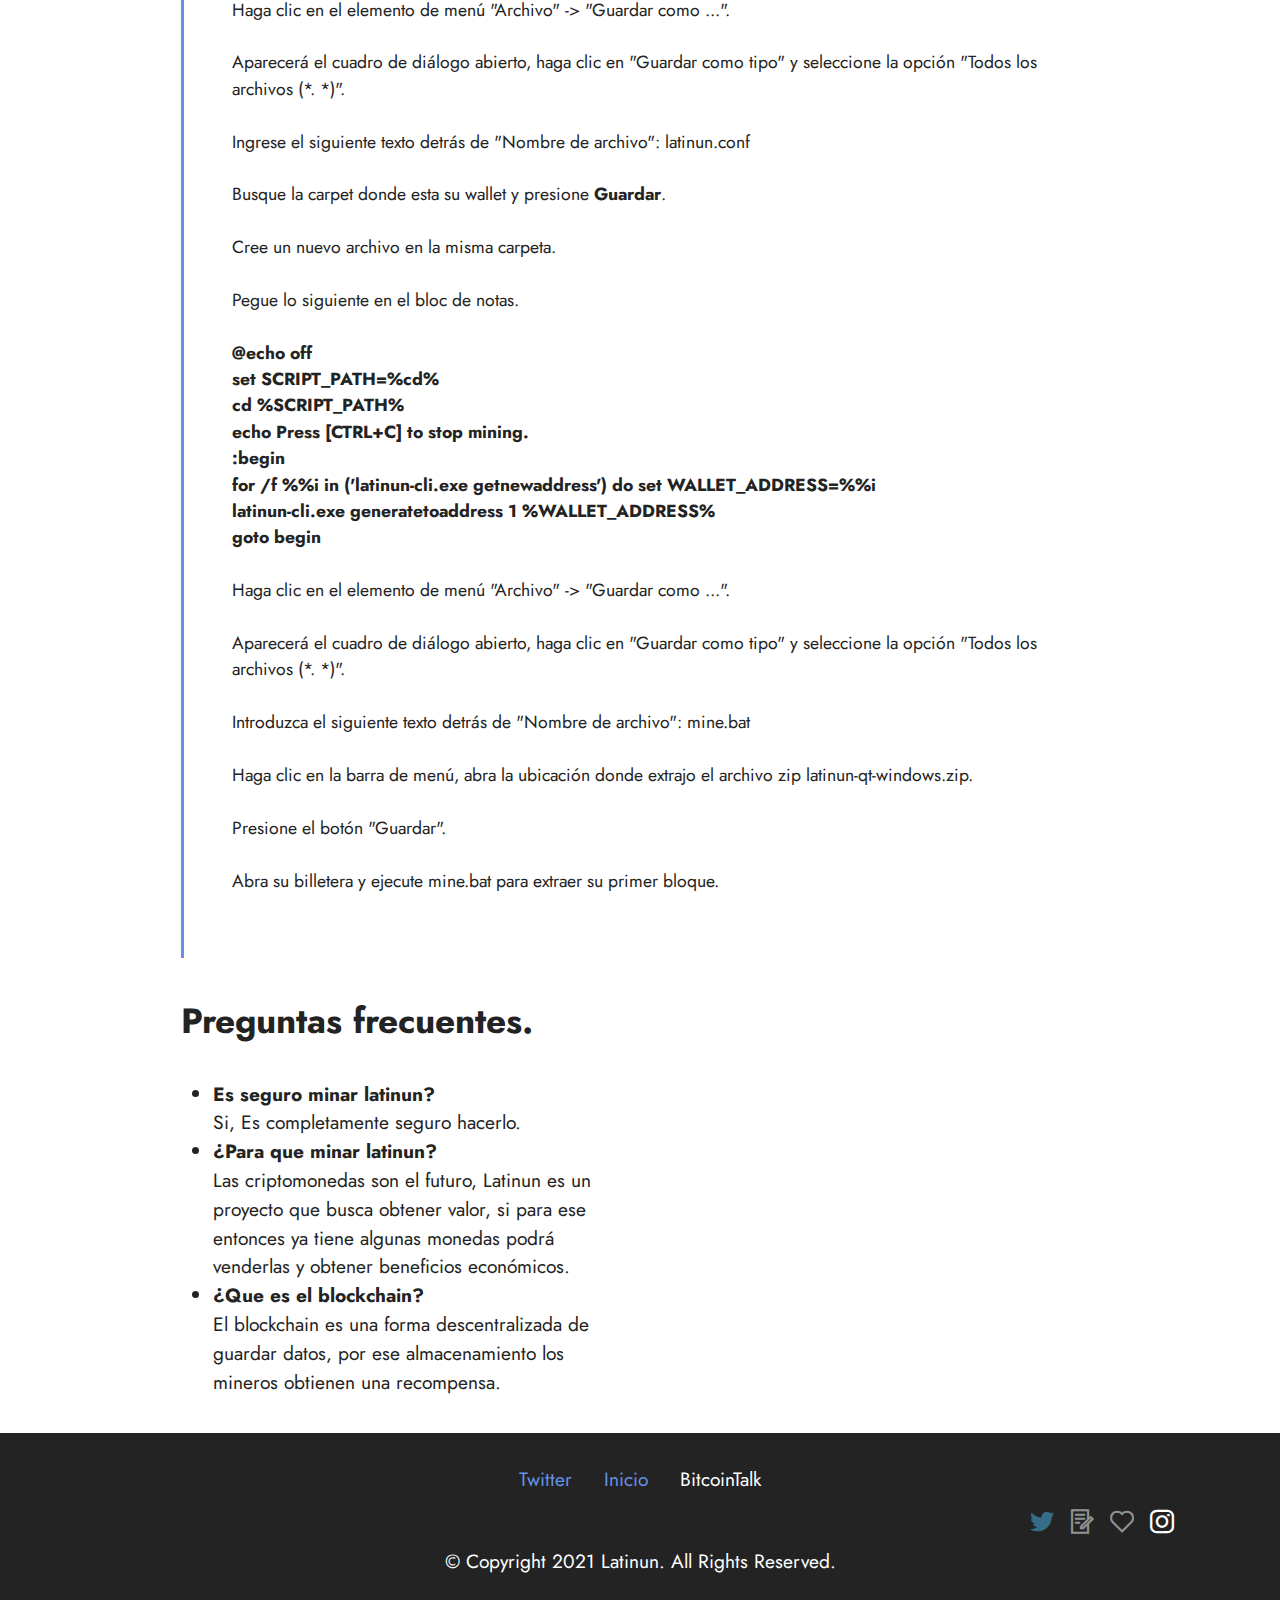
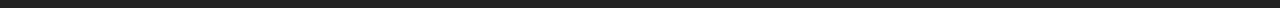
<file: page3.html>
<!DOCTYPE html>
<html  >
<head>
  <meta charset="UTF-8">
  <meta http-equiv="X-UA-Compatible" content="IE=edge">
  <meta name="generator" content="Mobirise v5.4.1, mobirise.com">
  <meta name="viewport" content="width=device-width, initial-scale=1, minimum-scale=1">
  <link rel="shortcut icon" href="assets/images/imageonline-co-whitebackgroundremoved-121x121.png" type="image/x-icon">
  <meta name="description" content="">
  
  
  <title>Minar</title>
  <link rel="stylesheet" href="assets/web/assets/mobirise-icons2/mobirise2.css">
  <link rel="stylesheet" href="assets/bootstrap/css/bootstrap.min.css">
  <link rel="stylesheet" href="assets/bootstrap/css/bootstrap-grid.min.css">
  <link rel="stylesheet" href="assets/bootstrap/css/bootstrap-reboot.min.css">
  <link rel="stylesheet" href="assets/parallax/jarallax.css">
  <link rel="stylesheet" href="assets/dropdown/css/style.css">
  <link rel="stylesheet" href="assets/socicon/css/styles.css">
  <link rel="stylesheet" href="assets/theme/css/style.css">
  <link rel="preload" href="https://fonts.googleapis.com/css?family=Jost:100,200,300,400,500,600,700,800,900,100i,200i,300i,400i,500i,600i,700i,800i,900i&display=swap" as="style" onload="this.onload=null;this.rel='stylesheet'">
  <noscript><link rel="stylesheet" href="https://fonts.googleapis.com/css?family=Jost:100,200,300,400,500,600,700,800,900,100i,200i,300i,400i,500i,600i,700i,800i,900i&display=swap"></noscript>
  <link rel="preload" as="style" href="assets/mobirise/css/mbr-additional.css"><link rel="stylesheet" href="assets/mobirise/css/mbr-additional.css" type="text/css">
  
  
  
  
</head>
<body>
  
  <section data-bs-version="5.1" class="menu cid-s48OLK6784" once="menu" id="menu1-q">
    
    <nav class="navbar navbar-dropdown navbar-fixed-top navbar-expand-lg">
        <div class="container">
            <div class="navbar-brand">
                <span class="navbar-logo">
                    <a href="index.html#top">
                        <img src="assets/images/imageonline-co-whitebackgroundremoved-121x121.png" alt="inicio" style="height: 3.8rem;">
                    </a>
                </span>
                <span class="navbar-caption-wrap"><a class="navbar-caption text-black text-primary display-7" href="index.html">Latinun Web</a></span>
            </div>
            <button class="navbar-toggler" type="button" data-toggle="collapse" data-bs-toggle="collapse" data-target="#navbarSupportedContent" data-bs-target="#navbarSupportedContent" aria-controls="navbarNavAltMarkup" aria-expanded="false" aria-label="Toggle navigation">
                <div class="hamburger">
                    <span></span>
                    <span></span>
                    <span></span>
                    <span></span>
                </div>
            </button>
            <div class="collapse navbar-collapse" id="navbarSupportedContent">
                <ul class="navbar-nav nav-dropdown nav-right" data-app-modern-menu="true"><li class="nav-item"><a class="nav-link link text-black text-primary display-4" href="index.html"><span class="mobi-mbri mobi-mbri-home mbr-iconfont mbr-iconfont-btn" style="color: rgb(71, 181, 237);"></span>Inicio</a></li>
                    <li class="nav-item"><a class="nav-link link text-black text-primary display-4" href="page2.html"><span class="mobi-mbri mobi-mbri-growing-chart mbr-iconfont mbr-iconfont-btn" style="color: rgb(71, 181, 237);"></span>Exchanges</a></li><li class="nav-item"><a class="nav-link link text-black text-primary display-4" href="page3.html#content7-t"><span class="mobi-mbri mobi-mbri-rocket mbr-iconfont mbr-iconfont-btn" style="color: rgb(71, 181, 237);"></span>¿Como minar?</a></li><li class="nav-item"><a class="nav-link link text-black text-primary display-4" href="page4.html"><span class="mobi-mbri mobi-mbri-chat mbr-iconfont mbr-iconfont-btn" style="color: rgb(71, 181, 237);"></span>Noticias</a></li><li class="nav-item"><a class="nav-link link text-black text-primary display-4" href="downloads.html"><span class="mobi-mbri mobi-mbri-download mbr-iconfont mbr-iconfont-btn" style="color: rgb(71, 181, 237);"></span>Descargas</a></li></ul>
                
                
            </div>
        </div>
    </nav>

</section>

<section data-bs-version="5.1" class="header2 cid-sK2gQUKVdd mbr-fullscreen mbr-parallax-background" id="header2-s">

    

    <div class="mbr-overlay" style="opacity: 0.8; background-color: rgb(255, 255, 255);"></div>

    <div class="container">
        <div class="row justify-content-center">
            <div class="col-12 col-lg-7">
                <h1 class="mbr-section-title mbr-fonts-style mb-3 display-1"><strong>¿Como minar Latinun?</strong></h1>
                
                <p class="mbr-text mbr-fonts-style display-7">Muchos piensan que minar es un proceso largo y difícil, nada que ver, para comenzar a minar descarga la wallet y sigue los pasos que puedes ver en el botón de abajo.</p>
                <div class="mbr-section-btn mt-3"><a class="btn btn-success display-4" href="page3.html#content7-t">¿Como hacerlo?</a></div>
            </div>
        </div>
    </div>
</section>

<section data-bs-version="5.1" class="content7 cid-sK2hzT9wWY" id="content7-t">
    
    <div class="container">
        <div class="row justify-content-center">
            <div class="col-12 col-md-10">
                <blockquote>
                <h5 class="mbr-section-title mbr-fonts-style mb-2 display-2"><strong>¿Como minar Latinun?</strong><strong><br></strong></h5>
                <p class="mbr-text mbr-fonts-style display-4">Abra el Explorador de archivos y vaya a su directorio de descargas.
<br>
<br>Extraiga el archivo zip latinun-qt-windows.zip
<br>
<br>Abra "Ejecutar" con el atajo de teclado <strong>winkey</strong>+ <strong>r</strong>.
<br>
<br>Ingresa el siguiente texto detrás de "Abrir": bloc de notas
<br>
<br>Presione el botón "Aceptar".
<br>
<br>Pegue lo siguiente en el bloc de notas.
<br>
<br><strong>rpcuser=rpc_latinun
<br>rpcpassword=dR2oBQ3K1zYMZQtJFZeAerhWxaJ5Lqeq9J2
<br>rpcbind=0.0.0.0
<br>rpcallowip=127.0.0.1
<br>listen=1
<br>server=1
<br>addnode=node2.walletbuilders.com
</strong><br>
<br>Haga clic en el elemento de menú "Archivo" -&gt; "Guardar como ...".
<br>
<br>Aparecerá el cuadro de diálogo abierto, haga clic en "Guardar como tipo" y seleccione la opción "Todos los archivos (*. *)".
<br>
<br>Ingrese el siguiente texto detrás de "Nombre de archivo": latinun.conf<br><br>Busque la carpet donde esta su wallet y presione <strong>Guardar</strong>.<br><br>Cree un nuevo archivo en la misma carpeta.<br>
<br>Pegue lo siguiente en el bloc de notas.
<br>
<br><strong>@echo off
<br>set SCRIPT_PATH=%cd%
<br>cd %SCRIPT_PATH%
<br>echo Press [CTRL+C] to stop mining.
<br>:begin
<br> for /f %%i in ('latinun-cli.exe getnewaddress') do set WALLET_ADDRESS=%%i
<br> latinun-cli.exe generatetoaddress 1 %WALLET_ADDRESS%
<br>goto begin
</strong><br>
<br>Haga clic en el elemento de menú "Archivo" -&gt; "Guardar como ...".
<br>
<br>Aparecerá el cuadro de diálogo abierto, haga clic en "Guardar como tipo" y seleccione la opción "Todos los archivos (*. *)".
<br>
<br>Introduzca el siguiente texto detrás de "Nombre de archivo": mine.bat
<br>
<br>Haga clic en la barra de menú, abra la ubicación donde extrajo el archivo zip latinun-qt-windows.zip.
<br>
<br>Presione el botón "Guardar".
<br>
<br>Abra su billetera y ejecute mine.bat para extraer su primer bloque.<br></p></blockquote>
            </div>
        </div>
    </div>
</section>

<section data-bs-version="5.1" class="content13 cid-sK2hB78JSC" id="content13-u">
    
    
    <div class="container">
        <div class="row justify-content-center">
            <div class="col-md-12 col-lg-10">
                <h3 class="mbr-section-title mbr-fonts-style mb-4 display-5">
                    <strong>Preguntas frecuentes.</strong></h3>
            </div>
        </div>
        <div class="row justify-content-center">
            <div class="col-md-12 col-lg-10">
                <div class="row justify-content-center">
                    <div class="col-12 col-lg-6">
                        <ul class="list mbr-fonts-style display-7">
                            <li><strong>Es seguro minar latinun?</strong><br>Si, Es completamente seguro hacerlo.</li>
                            <li><strong>¿Para que minar latinun?</strong><br>Las criptomonedas son el futuro, Latinun es un proyecto que busca obtener valor, si para ese entonces ya tiene algunas monedas podrá venderlas y obtener beneficios económicos.</li>
                            <li><strong>¿Que es el blockchain?</strong><br>El blockchain es una forma descentralizada de guardar datos, por ese almacenamiento los mineros obtienen una recompensa.</li>
                        </ul>
                    </div>
                    <div class="col-12 col-lg-6">
                        <ul class="list mbr-fonts-style display-7"></ul>
                    </div>
                </div>
            </div>
        </div>
    </div>
</section>

<section data-bs-version="5.1" class="footer3 cid-s48P1Icc8J" once="footers" id="footer3-r">

    

    

    <div class="container">
        <div class="media-container-row align-center mbr-white">
            <div class="row row-links">
                <ul class="foot-menu">
                    
                    
                    
                    
                    
                <li class="foot-menu-item mbr-fonts-style display-7"><a href="https://twitter.com/latinuncoin" class="text-primary" target="_blank">Twitter</a></li><li class="foot-menu-item mbr-fonts-style display-7"><a href="index.html#top" class="text-primary">Inicio</a></li><li class="foot-menu-item mbr-fonts-style display-7">BitcoinTalk</li></ul>
            </div>
            <div class="row social-row">
                <div class="social-list align-right pb-2">
                    
                    
                    
                    
                    
                    
                <div class="soc-item">
                        <a href="https://twitter.com/latinuncoin" target="_blank">
                            <span class="mbr-iconfont mbr-iconfont-social socicon-twitter socicon" style="color: rgb(71, 181, 237); fill: rgb(71, 181, 237);"></span>
                        </a>
                    </div><div class="soc-item">
                        <a href="mailto:latinuncoin@gmail.com">
                            <span class="mbr-iconfont mbr-iconfont-social mobi-mbri-contact-form mobi-mbri"></span>
                        </a>
                    </div><div class="soc-item">
                        
                            <a href="https://discord.gg/xnZnHFeHvy"><span class="mbr-iconfont mbr-iconfont-social mobi-mbri-hearth mobi-mbri"></span></a>
                        
                    </div><div class="soc-item">
                        
                            <span class="mbr-iconfont mbr-iconfont-social socicon-instagram socicon"></span>
                        
                    </div></div>
            </div>
            <div class="row row-copirayt">
                <p class="mbr-text mb-0 mbr-fonts-style mbr-white align-center display-7">
                    © Copyright 2021 Latinun. All Rights Reserved.
                </p>
            </div>
        </div>
    </div>

  
<input name="cookieData" type="hidden" data-cookie-customDialogSelector='null' data-cookie-colorText='#424a4d' data-cookie-colorBg='rgba(234, 239, 241, 0.99)' data-cookie-textButton='Agree' data-cookie-colorButton='' data-cookie-colorLink='#424a4d' data-cookie-underlineLink='true' data-cookie-text="We use cookies to give you the best experience. Read our <a href='privacy.html'>cookie policy</a>.">
  </body>
</html>
</file>
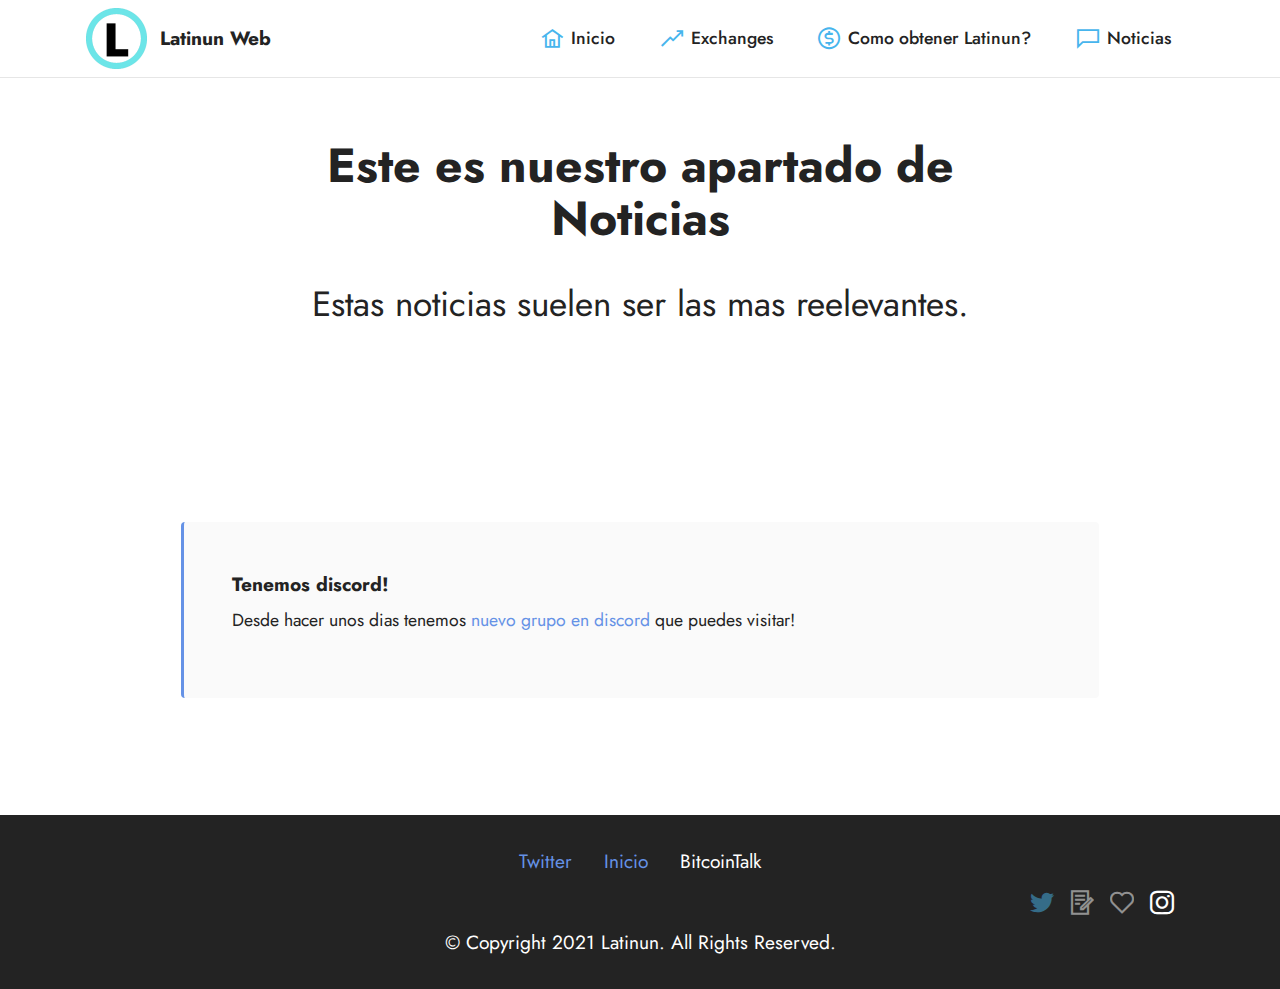
<file: page4.html>
<!DOCTYPE html>
<html  >
<head>
  <meta charset="UTF-8">
  <meta http-equiv="X-UA-Compatible" content="IE=edge">
  <meta name="generator" content="Mobirise v5.4.1, mobirise.com">
  <meta name="viewport" content="width=device-width, initial-scale=1, minimum-scale=1">
  <link rel="shortcut icon" href="assets/images/imageonline-co-whitebackgroundremoved-121x121.png" type="image/x-icon">
  <meta name="description" content="">
  
  
  <title>Noticias</title>
  <link rel="stylesheet" href="assets/web/assets/mobirise-icons2/mobirise2.css">
  <link rel="stylesheet" href="assets/bootstrap/css/bootstrap.min.css">
  <link rel="stylesheet" href="assets/bootstrap/css/bootstrap-grid.min.css">
  <link rel="stylesheet" href="assets/bootstrap/css/bootstrap-reboot.min.css">
  <link rel="stylesheet" href="assets/dropdown/css/style.css">
  <link rel="stylesheet" href="assets/socicon/css/styles.css">
  <link rel="stylesheet" href="assets/theme/css/style.css">
  <link rel="preload" href="https://fonts.googleapis.com/css?family=Jost:100,200,300,400,500,600,700,800,900,100i,200i,300i,400i,500i,600i,700i,800i,900i&display=swap" as="style" onload="this.onload=null;this.rel='stylesheet'">
  <noscript><link rel="stylesheet" href="https://fonts.googleapis.com/css?family=Jost:100,200,300,400,500,600,700,800,900,100i,200i,300i,400i,500i,600i,700i,800i,900i&display=swap"></noscript>
  <link rel="preload" as="style" href="assets/mobirise/css/mbr-additional.css"><link rel="stylesheet" href="assets/mobirise/css/mbr-additional.css" type="text/css">
  
  
  
  
</head>
<body>
  
  <section data-bs-version="5.1" class="menu cid-s48OLK6784" once="menu" id="menu1-w">
    
    <nav class="navbar navbar-dropdown navbar-fixed-top navbar-expand-lg">
        <div class="container">
            <div class="navbar-brand">
                <span class="navbar-logo">
                    <a href="index.html#top">
                        <img src="assets/images/imageonline-co-whitebackgroundremoved-121x121.png" alt="inicio" style="height: 3.8rem;">
                    </a>
                </span>
                <span class="navbar-caption-wrap"><a class="navbar-caption text-black text-primary display-7" href="index.html">Latinun Web</a></span>
            </div>
            <button class="navbar-toggler" type="button" data-toggle="collapse" data-bs-toggle="collapse" data-target="#navbarSupportedContent" data-bs-target="#navbarSupportedContent" aria-controls="navbarNavAltMarkup" aria-expanded="false" aria-label="Toggle navigation">
                <div class="hamburger">
                    <span></span>
                    <span></span>
                    <span></span>
                    <span></span>
                </div>
            </button>
            <div class="collapse navbar-collapse" id="navbarSupportedContent">
                <ul class="navbar-nav nav-dropdown nav-right" data-app-modern-menu="true"><li class="nav-item"><a class="nav-link link text-black text-primary display-4" href="index.html"><span class="mobi-mbri mobi-mbri-home mbr-iconfont mbr-iconfont-btn" style="color: rgb(71, 181, 237);"></span>Inicio</a></li>
                    <li class="nav-item"><a class="nav-link link text-black text-primary display-4" href="page2.html"><span class="mobi-mbri mobi-mbri-growing-chart mbr-iconfont mbr-iconfont-btn" style="color: rgb(71, 181, 237);"></span>Exchanges</a></li><li class="nav-item"><a class="nav-link link text-black text-primary display-4" href="page2.html"><span class="mobi-mbri mobi-mbri-cash mbr-iconfont mbr-iconfont-btn" style="color: rgb(71, 181, 237);"></span>Como obtener Latinun?</a></li><li class="nav-item"><a class="nav-link link text-black text-primary display-4" href="page4.html"><span class="mobi-mbri mobi-mbri-chat mbr-iconfont mbr-iconfont-btn" style="color: rgb(71, 181, 237);"></span>Noticias</a></li></ul>
                
                
            </div>
        </div>
    </nav>

</section>

<section data-bs-version="5.1" class="content4 cid-sKN5cklu61" id="content4-10">
    
    
    <div class="container">
        <div class="row justify-content-center">
            <div class="title col-md-12 col-lg-10">
                <h3 class="mbr-section-title mbr-fonts-style align-center mb-4 display-2">
                    <strong>Este es nuestro apartado de </strong><br><strong>Noticias</strong></h3>
                <h4 class="mbr-section-subtitle align-center mbr-fonts-style mb-4 display-5">
                    Estas noticias suelen ser las mas reelevantes.</h4>
                
            </div>
        </div>
    </div>
</section>

<section data-bs-version="5.1" class="content7 cid-sKMXMH3CE6" id="content7-z">
    
    <div class="container">
        <div class="row justify-content-center">
            <div class="col-12 col-md-10">
                <blockquote>
                <h5 class="mbr-section-title mbr-fonts-style mb-2 display-7"><strong>Tenemos discord!</strong></h5>
                <p class="mbr-text mbr-fonts-style display-4">Desde hacer unos dias tenemos <a href="https://discord.gg/xnZnHFeHvy" class="text-primary">nuevo grupo en discord</a> que puedes visitar!<br></p></blockquote>
            </div>
        </div>
    </div>
</section>

<section data-bs-version="5.1" class="footer3 cid-s48P1Icc8J" once="footers" id="footer3-x">

    

    

    <div class="container">
        <div class="media-container-row align-center mbr-white">
            <div class="row row-links">
                <ul class="foot-menu">
                    
                    
                    
                    
                    
                <li class="foot-menu-item mbr-fonts-style display-7"><a href="https://twitter.com/latinuncoin" class="text-primary" target="_blank">Twitter</a></li><li class="foot-menu-item mbr-fonts-style display-7"><a href="index.html#top" class="text-primary">Inicio</a></li><li class="foot-menu-item mbr-fonts-style display-7">BitcoinTalk</li></ul>
            </div>
            <div class="row social-row">
                <div class="social-list align-right pb-2">
                    
                    
                    
                    
                    
                    
                <div class="soc-item">
                        <a href="https://twitter.com/latinuncoin" target="_blank">
                            <span class="mbr-iconfont mbr-iconfont-social socicon-twitter socicon" style="color: rgb(71, 181, 237); fill: rgb(71, 181, 237);"></span>
                        </a>
                    </div><div class="soc-item">
                        <a href="mailto:latinuncoin@gmail.com">
                            <span class="mbr-iconfont mbr-iconfont-social mobi-mbri-contact-form mobi-mbri"></span>
                        </a>
                    </div><div class="soc-item">
                        
                            <a href="https://discord.gg/xnZnHFeHvy"><span class="mbr-iconfont mbr-iconfont-social mobi-mbri-hearth mobi-mbri"></span></a>
                        
                    </div><div class="soc-item">
                        
                            <span class="mbr-iconfont mbr-iconfont-social socicon-instagram socicon"></span>
                        
                    </div></div>
            </div>
            <div class="row row-copirayt">
                <p class="mbr-text mb-0 mbr-fonts-style mbr-white align-center display-7">
                    © Copyright 2021 Latinun. All Rights Reserved.
                </p>
            </div>
        </div>
    </div>
  
  
<input name="cookieData" type="hidden" data-cookie-customDialogSelector='null' data-cookie-colorText='#424a4d' data-cookie-colorBg='rgba(234, 239, 241, 0.99)' data-cookie-textButton='Agree' data-cookie-colorButton='' data-cookie-colorLink='#424a4d' data-cookie-underlineLink='true' data-cookie-text="We use cookies to give you the best experience. Read our <a href='privacy.html'>cookie policy</a>.">
  </body>
</html>
</file>
<file: assets/web/assets/mobirise-icons2/mobirise2.css>
@font-face {
  font-family: 'Moririse2';
  font-display: swap;
  src:  url('mobirise2.eot?f2bix4');
  src:  url('mobirise2.eot?f2bix4#iefix') format('embedded-opentype'),
    url('mobirise2.ttf?f2bix4') format('truetype'),
    url('mobirise2.woff?f2bix4') format('woff'),
    url('mobirise2.svg?f2bix4#mobirise2') format('svg');
  font-weight: normal;
  font-style: normal;
}

[class^="mobi-"], [class*=" mobi-"] {
  /* use !important to prevent issues with browser extensions that change fonts */
  font-family: 'Moririse2' !important;
  speak: none;
  font-style: normal;
  font-weight: normal;
  font-variant: normal;
  text-transform: none;
  line-height: 1;

  /* Better Font Rendering =========== */
  -webkit-font-smoothing: antialiased;
  -moz-osx-font-smoothing: grayscale;
}

.mobi-mbri-add-submenu:before {
  content: "\e900";
}
.mobi-mbri-alert:before {
  content: "\e901";
}
.mobi-mbri-align-center:before {
  content: "\e902";
}
.mobi-mbri-align-justify:before {
  content: "\e903";
}
.mobi-mbri-align-left:before {
  content: "\e904";
}
.mobi-mbri-align-right:before {
  content: "\e905";
}
.mobi-mbri-android:before {
  content: "\e906";
}
.mobi-mbri-apple:before {
  content: "\e907";
}
.mobi-mbri-arrow-down:before {
  content: "\e908";
}
.mobi-mbri-arrow-next:before {
  content: "\e909";
}
.mobi-mbri-arrow-prev:before {
  content: "\e90a";
}
.mobi-mbri-arrow-up:before {
  content: "\e90b";
}
.mobi-mbri-bold:before {
  content: "\e90c";
}
.mobi-mbri-bookmark:before {
  content: "\e90d";
}
.mobi-mbri-bootstrap:before {
  content: "\e90e";
}
.mobi-mbri-briefcase:before {
  content: "\e90f";
}
.mobi-mbri-browse:before {
  content: "\e910";
}
.mobi-mbri-bulleted-list:before {
  content: "\e911";
}
.mobi-mbri-calendar:before {
  content: "\e912";
}
.mobi-mbri-camera:before {
  content: "\e913";
}
.mobi-mbri-cart-add:before {
  content: "\e914";
}
.mobi-mbri-cart-full:before {
  content: "\e915";
}
.mobi-mbri-cash:before {
  content: "\e916";
}
.mobi-mbri-change-style:before {
  content: "\e917";
}
.mobi-mbri-chat:before {
  content: "\e918";
}
.mobi-mbri-clock:before {
  content: "\e919";
}
.mobi-mbri-close:before {
  content: "\e91a";
}
.mobi-mbri-cloud:before {
  content: "\e91b";
}
.mobi-mbri-code:before {
  content: "\e91c";
}
.mobi-mbri-contact-form:before {
  content: "\e91d";
}
.mobi-mbri-credit-card:before {
  content: "\e91e";
}
.mobi-mbri-cursor-click:before {
  content: "\e91f";
}
.mobi-mbri-cust-feedback:before {
  content: "\e920";
}
.mobi-mbri-database:before {
  content: "\e921";
}
.mobi-mbri-delivery:before {
  content: "\e922";
}
.mobi-mbri-desktop:before {
  content: "\e923";
}
.mobi-mbri-devices:before {
  content: "\e924";
}
.mobi-mbri-down:before {
  content: "\e925";
}
.mobi-mbri-download-2:before {
  content: "\e926";
}
.mobi-mbri-download:before {
  content: "\e927";
}
.mobi-mbri-drag-n-drop-2:before {
  content: "\e928";
}
.mobi-mbri-drag-n-drop:before {
  content: "\e929";
}
.mobi-mbri-edit-2:before {
  content: "\e92a";
}
.mobi-mbri-edit:before {
  content: "\e92b";
}
.mobi-mbri-error:before {
  content: "\e92c";
}
.mobi-mbri-extension:before {
  content: "\e92d";
}
.mobi-mbri-features:before {
  content: "\e92e";
}
.mobi-mbri-file:before {
  content: "\e92f";
}
.mobi-mbri-flag:before {
  content: "\e930";
}
.mobi-mbri-folder:before {
  content: "\e931";
}
.mobi-mbri-gift:before {
  content: "\e932";
}
.mobi-mbri-github:before {
  content: "\e933";
}
.mobi-mbri-globe-2:before {
  content: "\e934";
}
.mobi-mbri-globe:before {
  content: "\e935";
}
.mobi-mbri-growing-chart:before {
  content: "\e936";
}
.mobi-mbri-hearth:before {
  content: "\e937";
}
.mobi-mbri-help:before {
  content: "\e938";
}
.mobi-mbri-home:before {
  content: "\e939";
}
.mobi-mbri-hot-cup:before {
  content: "\e93a";
}
.mobi-mbri-idea:before {
  content: "\e93b";
}
.mobi-mbri-image-gallery:before {
  content: "\e93c";
}
.mobi-mbri-image-slider:before {
  content: "\e93d";
}
.mobi-mbri-info:before {
  content: "\e93e";
}
.mobi-mbri-italic:before {
  content: "\e93f";
}
.mobi-mbri-key:before {
  content: "\e940";
}
.mobi-mbri-laptop:before {
  content: "\e941";
}
.mobi-mbri-layers:before {
  content: "\e942";
}
.mobi-mbri-left-right:before {
  content: "\e943";
}
.mobi-mbri-left:before {
  content: "\e944";
}
.mobi-mbri-letter:before {
  content: "\e945";
}
.mobi-mbri-like:before {
  content: "\e946";
}
.mobi-mbri-link:before {
  content: "\e947";
}
.mobi-mbri-lock:before {
  content: "\e948";
}
.mobi-mbri-login:before {
  content: "\e949";
}
.mobi-mbri-logout:before {
  content: "\e94a";
}
.mobi-mbri-magic-stick:before {
  content: "\e94b";
}
.mobi-mbri-map-pin:before {
  content: "\e94c";
}
.mobi-mbri-menu:before {
  content: "\e94d";
}
.mobi-mbri-mobile-2:before {
  content: "\e94e";
}
.mobi-mbri-mobile-horizontal:before {
  content: "\e94f";
}
.mobi-mbri-mobile:before {
  content: "\e950";
}
.mobi-mbri-mobirise:before {
  content: "\e951";
}
.mobi-mbri-more-horizontal:before {
  content: "\e952";
}
.mobi-mbri-more-vertical:before {
  content: "\e953";
}
.mobi-mbri-music:before {
  content: "\e954";
}
.mobi-mbri-new-file:before {
  content: "\e955";
}
.mobi-mbri-numbered-list:before {
  content: "\e956";
}
.mobi-mbri-opened-folder:before {
  content: "\e957";
}
.mobi-mbri-pages:before {
  content: "\e958";
}
.mobi-mbri-paper-plane:before {
  content: "\e959";
}
.mobi-mbri-paperclip:before {
  content: "\e95a";
}
.mobi-mbri-phone:before {
  content: "\e95b";
}
.mobi-mbri-photo:before {
  content: "\e95c";
}
.mobi-mbri-photos:before {
  content: "\e95d";
}
.mobi-mbri-pin:before {
  content: "\e95e";
}
.mobi-mbri-play:before {
  content: "\e95f";
}
.mobi-mbri-plus:before {
  content: "\e960";
}
.mobi-mbri-preview:before {
  content: "\e961";
}
.mobi-mbri-print:before {
  content: "\e962";
}
.mobi-mbri-protect:before {
  content: "\e963";
}
.mobi-mbri-question:before {
  content: "\e964";
}
.mobi-mbri-quote-left:before {
  content: "\e965";
}
.mobi-mbri-quote-right:before {
  content: "\e966";
}
.mobi-mbri-redo:before {
  content: "\e967";
}
.mobi-mbri-refresh:before {
  content: "\e968";
}
.mobi-mbri-responsive-2:before {
  content: "\e969";
}
.mobi-mbri-responsive:before {
  content: "\e96a";
}
.mobi-mbri-right:before {
  content: "\e96b";
}
.mobi-mbri-rocket:before {
  content: "\e96c";
}
.mobi-mbri-sad-face:before {
  content: "\e96d";
}
.mobi-mbri-sale:before {
  content: "\e96e";
}
.mobi-mbri-save:before {
  content: "\e96f";
}
.mobi-mbri-search:before {
  content: "\e970";
}
.mobi-mbri-setting-2:before {
  content: "\e971";
}
.mobi-mbri-setting-3:before {
  content: "\e972";
}
.mobi-mbri-setting:before {
  content: "\e973";
}
.mobi-mbri-share:before {
  content: "\e974";
}
.mobi-mbri-shopping-bag:before {
  content: "\e975";
}
.mobi-mbri-shopping-basket:before {
  content: "\e976";
}
.mobi-mbri-shopping-cart:before {
  content: "\e977";
}
.mobi-mbri-sites:before {
  content: "\e978";
}
.mobi-mbri-smile-face:before {
  content: "\e979";
}
.mobi-mbri-speed:before {
  content: "\e97a";
}
.mobi-mbri-star:before {
  content: "\e97b";
}
.mobi-mbri-success:before {
  content: "\e97c";
}
.mobi-mbri-sun:before {
  content: "\e97d";
}
.mobi-mbri-sun2:before {
  content: "\e97e";
}
.mobi-mbri-tablet-vertical:before {
  content: "\e97f";
}
.mobi-mbri-tablet:before {
  content: "\e980";
}
.mobi-mbri-target:before {
  content: "\e981";
}
.mobi-mbri-timer:before {
  content: "\e982";
}
.mobi-mbri-to-ftp:before {
  content: "\e983";
}
.mobi-mbri-to-local-drive:before {
  content: "\e984";
}
.mobi-mbri-touch-swipe:before {
  content: "\e985";
}
.mobi-mbri-touch:before {
  content: "\e986";
}
.mobi-mbri-trash:before {
  content: "\e987";
}
.mobi-mbri-underline:before {
  content: "\e988";
}
.mobi-mbri-undo:before {
  content: "\e989";
}
.mobi-mbri-unlink:before {
  content: "\e98a";
}
.mobi-mbri-unlock:before {
  content: "\e98b";
}
.mobi-mbri-up-down:before {
  content: "\e98c";
}
.mobi-mbri-up:before {
  content: "\e98d";
}
.mobi-mbri-update:before {
  content: "\e98e";
}
.mobi-mbri-upload-2:before {
  content: "\e98f";
}
.mobi-mbri-upload:before {
  content: "\e990";
}
.mobi-mbri-user-2:before {
  content: "\e991";
}
.mobi-mbri-user:before {
  content: "\e992";
}
.mobi-mbri-users:before {
  content: "\e993";
}
.mobi-mbri-video-play:before {
  content: "\e994";
}
.mobi-mbri-video:before {
  content: "\e995";
}
.mobi-mbri-watch:before {
  content: "\e996";
}
.mobi-mbri-website-theme-2:before {
  content: "\e997";
}
.mobi-mbri-website-theme:before {
  content: "\e998";
}
.mobi-mbri-wifi:before {
  content: "\e999";
}
.mobi-mbri-windows:before {
  content: "\e99a";
}
.mobi-mbri-zoom-in:before {
  content: "\e99b";
}
.mobi-mbri-zoom-out:before {
  content: "\e99c";
}
</file>
<file: assets/parallax/jarallax.css>
.jarallax {
    position: relative;
    z-index: 0;
}
.jarallax > .jarallax-img {
    position: absolute;
    object-fit: cover;
    /* support for plugin https://github.com/bfred-it/object-fit-images */
    font-family: 'object-fit: cover;';
    top: 0;
    left: 0;
    width: 100%;
    height: 100%;
    z-index: -1;
}
</file>
<file: assets/dropdown/css/style.css>
.navbar-dropdown {
  left: 0;
  padding: 0;
  position: absolute;
  right: 0;
  top: 0;
  transition: all 0.45s ease;
  z-index: 1030;
  background: #282828; }
  .navbar-dropdown .navbar-logo {
    margin-right: 0.8rem;
    transition: margin 0.3s ease-in-out;
    vertical-align: middle; }
    .navbar-dropdown .navbar-logo img {
      height: 3.125rem;
      transition: all 0.3s ease-in-out; }
    .navbar-dropdown .navbar-logo.mbr-iconfont {
      font-size: 3.125rem;
      line-height: 3.125rem; }
  .navbar-dropdown .navbar-caption {
    font-weight: 700;
    white-space: normal;
    vertical-align: -4px;
    line-height: 3.125rem !important; }
    .navbar-dropdown .navbar-caption, .navbar-dropdown .navbar-caption:hover {
      color: inherit;
      text-decoration: none; }
  .navbar-dropdown .mbr-iconfont + .navbar-caption {
    vertical-align: -1px; }
  .navbar-dropdown.navbar-fixed-top {
    position: fixed; }
  .navbar-dropdown .navbar-brand span {
    vertical-align: -4px; }
  .navbar-dropdown.bg-color.transparent {
    background: none; }
  .navbar-dropdown.navbar-short .navbar-brand {
    padding: 0.625rem 0; }
    .navbar-dropdown.navbar-short .navbar-brand span {
      vertical-align: -1px; }
  .navbar-dropdown.navbar-short .navbar-caption {
    line-height: 2.375rem !important;
    vertical-align: -2px; }
  .navbar-dropdown.navbar-short .navbar-logo {
    margin-right: 0.5rem; }
    .navbar-dropdown.navbar-short .navbar-logo img {
      height: 2.375rem; }
    .navbar-dropdown.navbar-short .navbar-logo.mbr-iconfont {
      font-size: 2.375rem;
      line-height: 2.375rem; }
  .navbar-dropdown.navbar-short .mbr-table-cell {
    height: 3.625rem; }
  .navbar-dropdown .navbar-close {
    left: 0.6875rem;
    position: fixed;
    top: 0.75rem;
    z-index: 1000; }
  .navbar-dropdown .hamburger-icon {
    content: "";
    display: inline-block;
    vertical-align: middle;
    width: 16px;
    -webkit-box-shadow: 0 -6px 0 1px #282828,0 0 0 1px #282828,0 6px 0 1px #282828;
    -moz-box-shadow: 0 -6px 0 1px #282828,0 0 0 1px #282828,0 6px 0 1px #282828;
    box-shadow: 0 -6px 0 1px #282828,0 0 0 1px #282828,0 6px 0 1px #282828; }

.dropdown-menu .dropdown-toggle[data-toggle="dropdown-submenu"]::after {
  border-bottom: 0.35em solid transparent;
  border-left: 0.35em solid;
  border-right: 0;
  border-top: 0.35em solid transparent;
  margin-left: 0.3rem; }

.dropdown-menu .dropdown-item:focus {
  outline: 0; }

.nav-dropdown {
  font-size: 0.75rem;
  font-weight: 500;
  height: auto !important; }
  .nav-dropdown .nav-btn {
    padding-left: 1rem; }
  .nav-dropdown .link {
    margin: .667em 1.667em;
    font-weight: 500;
    padding: 0;
    transition: color .2s ease-in-out; }
    .nav-dropdown .link.dropdown-toggle {
      margin-right: 2.583em; }
      .nav-dropdown .link.dropdown-toggle::after {
        margin-left: .25rem;
        border-top: 0.35em solid;
        border-right: 0.35em solid transparent;
        border-left: 0.35em solid transparent;
        border-bottom: 0; }
      .nav-dropdown .link.dropdown-toggle[aria-expanded="true"] {
        margin: 0;
        padding: 0.667em 3.263em  0.667em 1.667em; }
  .nav-dropdown .link::after,
  .nav-dropdown .dropdown-item::after {
    color: inherit; }
  .nav-dropdown .btn {
    font-size: 0.75rem;
    font-weight: 700;
    letter-spacing: 0;
    margin-bottom: 0;
    padding-left: 1.25rem;
    padding-right: 1.25rem; }
  .nav-dropdown .dropdown-menu {
    border-radius: 0;
    border: 0;
    left: 0;
    margin: 0;
    padding-bottom: 1.25rem;
    padding-top: 1.25rem;
    position: relative; }
  .nav-dropdown .dropdown-submenu {
    margin-left: 0.125rem;
    top: 0; }
  .nav-dropdown .dropdown-item {
    font-weight: 500;
    line-height: 2;
    padding: 0.3846em 4.615em 0.3846em 1.5385em;
    position: relative;
    transition: color .2s ease-in-out, background-color .2s ease-in-out; }
    .nav-dropdown .dropdown-item::after {
      margin-top: -0.3077em;
      position: absolute;
      right: 1.1538em;
      top: 50%; }
    .nav-dropdown .dropdown-item:focus, .nav-dropdown .dropdown-item:hover {
      background: none; }

@media (max-width: 767px) {
  .nav-dropdown.navbar-toggleable-sm {
    bottom: 0;
    display: none;
    left: 0;
    overflow-x: hidden;
    position: fixed;
    top: 0;
    transform: translateX(-100%);
    -ms-transform: translateX(-100%);
    -webkit-transform: translateX(-100%);
    width: 18.75rem;
    z-index: 999; } }
.nav-dropdown.navbar-toggleable-xl {
  bottom: 0;
  display: none;
  left: 0;
  overflow-x: hidden;
  position: fixed;
  top: 0;
  transform: translateX(-100%);
  -ms-transform: translateX(-100%);
  -webkit-transform: translateX(-100%);
  width: 18.75rem;
  z-index: 999; }

.nav-dropdown-sm {
  display: block !important;
  overflow-x: hidden;
  overflow: auto;
  padding-top: 3.875rem; }
  .nav-dropdown-sm::after {
    content: "";
    display: block;
    height: 3rem;
    width: 100%; }
  .nav-dropdown-sm.collapse.in ~ .navbar-close {
    display: block !important; }
  .nav-dropdown-sm.collapsing, .nav-dropdown-sm.collapse.in {
    transform: translateX(0);
    -ms-transform: translateX(0);
    -webkit-transform: translateX(0);
    transition: all 0.25s ease-out;
    -webkit-transition: all 0.25s ease-out;
    background: #282828; }
  .nav-dropdown-sm.collapsing[aria-expanded="false"] {
    transform: translateX(-100%);
    -ms-transform: translateX(-100%);
    -webkit-transform: translateX(-100%); }
  .nav-dropdown-sm .nav-item {
    display: block;
    margin-left: 0 !important;
    padding-left: 0; }
  .nav-dropdown-sm .link,
  .nav-dropdown-sm .dropdown-item {
    border-top: 1px dotted rgba(255, 255, 255, 0.1);
    font-size: 0.8125rem;
    line-height: 1.6;
    margin: 0 !important;
    padding: 0.875rem 2.4rem 0.875rem 1.5625rem !important;
    position: relative;
    white-space: normal; }
    .nav-dropdown-sm .link:focus, .nav-dropdown-sm .link:hover,
    .nav-dropdown-sm .dropdown-item:focus,
    .nav-dropdown-sm .dropdown-item:hover {
      background: rgba(0, 0, 0, 0.2) !important;
      color: #c0a375; }
  .nav-dropdown-sm .nav-btn {
    position: relative;
    padding: 1.5625rem 1.5625rem 0 1.5625rem; }
    .nav-dropdown-sm .nav-btn::before {
      border-top: 1px dotted rgba(255, 255, 255, 0.1);
      content: "";
      left: 0;
      position: absolute;
      top: 0;
      width: 100%; }
    .nav-dropdown-sm .nav-btn + .nav-btn {
      padding-top: 0.625rem; }
      .nav-dropdown-sm .nav-btn + .nav-btn::before {
        display: none; }
  .nav-dropdown-sm .btn {
    padding: 0.625rem 0; }
  .nav-dropdown-sm .dropdown-toggle[data-toggle="dropdown-submenu"]::after {
    margin-left: .25rem;
    border-top: 0.35em solid;
    border-right: 0.35em solid transparent;
    border-left: 0.35em solid transparent;
    border-bottom: 0; }
  .nav-dropdown-sm .dropdown-toggle[data-toggle="dropdown-submenu"][aria-expanded="true"]::after {
    border-top: 0;
    border-right: 0.35em solid transparent;
    border-left: 0.35em solid transparent;
    border-bottom: 0.35em solid; }
  .nav-dropdown-sm .dropdown-menu {
    margin: 0;
    padding: 0;
    position: relative;
    top: 0;
    left: 0;
    width: 100%;
    border: 0;
    float: none;
    border-radius: 0;
    background: none; }
  .nav-dropdown-sm .dropdown-submenu {
    left: 100%;
    margin-left: 0.125rem;
    margin-top: -1.25rem;
    top: 0; }

.navbar-toggleable-sm .nav-dropdown .dropdown-menu {
  position: absolute; }

.navbar-toggleable-sm .nav-dropdown .dropdown-submenu {
  left: 100%;
  margin-left: 0.125rem;
  margin-top: -1.25rem;
  top: 0; }

.navbar-toggleable-sm.opened .nav-dropdown .dropdown-menu {
  position: relative; }

.navbar-toggleable-sm.opened .nav-dropdown .dropdown-submenu {
  left: 0;
  margin-left: 00rem;
  margin-top: 0rem;
  top: 0; }

.is-builder .nav-dropdown.collapsing {
  transition: none !important; }
</file>
<file: assets/socicon/css/styles.css>
@charset "UTF-8";

@font-face {
  font-family: 'Socicon';
  src:  url('../fonts/socicon.eot');
  src:  url('../fonts/socicon.eot?#iefix') format('embedded-opentype'),
    url('../fonts/socicon.woff2') format('woff2'),
    url('../fonts/socicon.ttf') format('truetype'),
    url('../fonts/socicon.woff') format('woff'),
    url('../fonts/socicon.svg#socicon') format('svg');
  font-weight: normal;
  font-style: normal;
  font-display: swap;
}

[data-icon]:before {
  font-family: "socicon" !important;
  content: attr(data-icon);
  font-style: normal !important;
  font-weight: normal !important;
  font-variant: normal !important;
  text-transform: none !important;
  speak: none;
  line-height: 1;
  -webkit-font-smoothing: antialiased;
  -moz-osx-font-smoothing: grayscale;
}

[class^="socicon-"], [class*=" socicon-"] {
  /* use !important to prevent issues with browser extensions that change fonts */
  font-family: 'Socicon' !important;
  speak: none;
  font-style: normal;
  font-weight: normal;
  font-variant: normal;
  text-transform: none;
  line-height: 1;

  /* Better Font Rendering =========== */
  -webkit-font-smoothing: antialiased;
  -moz-osx-font-smoothing: grayscale;
}

.socicon-eitaa:before {
  content: "\e97c";
}
.socicon-soroush:before {
  content: "\e97d";
}
.socicon-bale:before {
  content: "\e97e";
}
.socicon-zazzle:before {
  content: "\e97b";
}
.socicon-society6:before {
  content: "\e97a";
}
.socicon-redbubble:before {
  content: "\e979";
}
.socicon-avvo:before {
  content: "\e978";
}
.socicon-stitcher:before {
  content: "\e977";
}
.socicon-googlehangouts:before {
  content: "\e974";
}
.socicon-dlive:before {
  content: "\e975";
}
.socicon-vsco:before {
  content: "\e976";
}
.socicon-flipboard:before {
  content: "\e973";
}
.socicon-ubuntu:before {
  content: "\e958";
}
.socicon-artstation:before {
  content: "\e959";
}
.socicon-invision:before {
  content: "\e95a";
}
.socicon-torial:before {
  content: "\e95b";
}
.socicon-collectorz:before {
  content: "\e95c";
}
.socicon-seenthis:before {
  content: "\e95d";
}
.socicon-googleplaymusic:before {
  content: "\e95e";
}
.socicon-debian:before {
  content: "\e95f";
}
.socicon-filmfreeway:before {
  content: "\e960";
}
.socicon-gnome:before {
  content: "\e961";
}
.socicon-itchio:before {
  content: "\e962";
}
.socicon-jamendo:before {
  content: "\e963";
}
.socicon-mix:before {
  content: "\e964";
}
.socicon-sharepoint:before {
  content: "\e965";
}
.socicon-tinder:before {
  content: "\e966";
}
.socicon-windguru:before {
  content: "\e967";
}
.socicon-cdbaby:before {
  content: "\e968";
}
.socicon-elementaryos:before {
  content: "\e969";
}
.socicon-stage32:before {
  content: "\e96a";
}
.socicon-tiktok:before {
  content: "\e96b";
}
.socicon-gitter:before {
  content: "\e96c";
}
.socicon-letterboxd:before {
  content: "\e96d";
}
.socicon-threema:before {
  content: "\e96e";
}
.socicon-splice:before {
  content: "\e96f";
}
.socicon-metapop:before {
  content: "\e970";
}
.socicon-naver:before {
  content: "\e971";
}
.socicon-remote:before {
  content: "\e972";
}
.socicon-internet:before {
  content: "\e957";
}
.socicon-moddb:before {
  content: "\e94b";
}
.socicon-indiedb:before {
  content: "\e94c";
}
.socicon-traxsource:before {
  content: "\e94d";
}
.socicon-gamefor:before {
  content: "\e94e";
}
.socicon-pixiv:before {
  content: "\e94f";
}
.socicon-myanimelist:before {
  content: "\e950";
}
.socicon-blackberry:before {
  content: "\e951";
}
.socicon-wickr:before {
  content: "\e952";
}
.socicon-spip:before {
  content: "\e953";
}
.socicon-napster:before {
  content: "\e954";
}
.socicon-beatport:before {
  content: "\e955";
}
.socicon-hackerone:before {
  content: "\e956";
}
.socicon-hackernews:before {
  content: "\e946";
}
.socicon-smashwords:before {
  content: "\e947";
}
.socicon-kobo:before {
  content: "\e948";
}
.socicon-bookbub:before {
  content: "\e949";
}
.socicon-mailru:before {
  content: "\e94a";
}
.socicon-gitlab:before {
  content: "\e945";
}
.socicon-instructables:before {
  content: "\e944";
}
.socicon-portfolio:before {
  content: "\e943";
}
.socicon-codered:before {
  content: "\e940";
}
.socicon-origin:before {
  content: "\e941";
}
.socicon-nextdoor:before {
  content: "\e942";
}
.socicon-udemy:before {
  content: "\e93f";
}
.socicon-livemaster:before {
  content: "\e93e";
}
.socicon-crunchbase:before {
  content: "\e93b";
}
.socicon-homefy:before {
  content: "\e93c";
}
.socicon-calendly:before {
  content: "\e93d";
}
.socicon-realtor:before {
  content: "\e90f";
}
.socicon-tidal:before {
  content: "\e910";
}
.socicon-qobuz:before {
  content: "\e911";
}
.socicon-natgeo:before {
  content: "\e912";
}
.socicon-mastodon:before {
  content: "\e913";
}
.socicon-unsplash:before {
  content: "\e914";
}
.socicon-homeadvisor:before {
  content: "\e915";
}
.socicon-angieslist:before {
  content: "\e916";
}
.socicon-codepen:before {
  content: "\e917";
}
.socicon-slack:before {
  content: "\e918";
}
.socicon-openaigym:before {
  content: "\e919";
}
.socicon-logmein:before {
  content: "\e91a";
}
.socicon-fiverr:before {
  content: "\e91b";
}
.socicon-gotomeeting:before {
  content: "\e91c";
}
.socicon-aliexpress:before {
  content: "\e91d";
}
.socicon-guru:before {
  content: "\e91e";
}
.socicon-appstore:before {
  content: "\e91f";
}
.socicon-homes:before {
  content: "\e920";
}
.socicon-zoom:before {
  content: "\e921";
}
.socicon-alibaba:before {
  content: "\e922";
}
.socicon-craigslist:before {
  content: "\e923";
}
.socicon-wix:before {
  content: "\e924";
}
.socicon-redfin:before {
  content: "\e925";
}
.socicon-googlecalendar:before {
  content: "\e926";
}
.socicon-shopify:before {
  content: "\e927";
}
.socicon-freelancer:before {
  content: "\e928";
}
.socicon-seedrs:before {
  content: "\e929";
}
.socicon-bing:before {
  content: "\e92a";
}
.socicon-doodle:before {
  content: "\e92b";
}
.socicon-bonanza:before {
  content: "\e92c";
}
.socicon-squarespace:before {
  content: "\e92d";
}
.socicon-toptal:before {
  content: "\e92e";
}
.socicon-gust:before {
  content: "\e92f";
}
.socicon-ask:before {
  content: "\e930";
}
.socicon-trulia:before {
  content: "\e931";
}
.socicon-loomly:before {
  content: "\e932";
}
.socicon-ghost:before {
  content: "\e933";
}
.socicon-upwork:before {
  content: "\e934";
}
.socicon-fundable:before {
  content: "\e935";
}
.socicon-booking:before {
  content: "\e936";
}
.socicon-googlemaps:before {
  content: "\e937";
}
.socicon-zillow:before {
  content: "\e938";
}
.socicon-niconico:before {
  content: "\e939";
}
.socicon-toneden:before {
  content: "\e93a";
}
.socicon-augment:before {
  content: "\e908";
}
.socicon-bitbucket:before {
  content: "\e909";
}
.socicon-fyuse:before {
  content: "\e90a";
}
.socicon-yt-gaming:before {
  content: "\e90b";
}
.socicon-sketchfab:before {
  content: "\e90c";
}
.socicon-mobcrush:before {
  content: "\e90d";
}
.socicon-microsoft:before {
  content: "\e90e";
}
.socicon-pandora:before {
  content: "\e907";
}
.socicon-messenger:before {
  content: "\e906";
}
.socicon-gamewisp:before {
  content: "\e905";
}
.socicon-bloglovin:before {
  content: "\e904";
}
.socicon-tunein:before {
  content: "\e903";
}
.socicon-gamejolt:before {
  content: "\e901";
}
.socicon-trello:before {
  content: "\e902";
}
.socicon-spreadshirt:before {
  content: "\e900";
}
.socicon-500px:before {
  content: "\e000";
}
.socicon-8tracks:before {
  content: "\e001";
}
.socicon-airbnb:before {
  content: "\e002";
}
.socicon-alliance:before {
  content: "\e003";
}
.socicon-amazon:before {
  content: "\e004";
}
.socicon-amplement:before {
  content: "\e005";
}
.socicon-android:before {
  content: "\e006";
}
.socicon-angellist:before {
  content: "\e007";
}
.socicon-apple:before {
  content: "\e008";
}
.socicon-appnet:before {
  content: "\e009";
}
.socicon-baidu:before {
  content: "\e00a";
}
.socicon-bandcamp:before {
  content: "\e00b";
}
.socicon-battlenet:before {
  content: "\e00c";
}
.socicon-mixer:before {
  content: "\e00d";
}
.socicon-bebee:before {
  content: "\e00e";
}
.socicon-bebo:before {
  content: "\e00f";
}
.socicon-behance:before {
  content: "\e010";
}
.socicon-blizzard:before {
  content: "\e011";
}
.socicon-blogger:before {
  content: "\e012";
}
.socicon-buffer:before {
  content: "\e013";
}
.socicon-chrome:before {
  content: "\e014";
}
.socicon-coderwall:before {
  content: "\e015";
}
.socicon-curse:before {
  content: "\e016";
}
.socicon-dailymotion:before {
  content: "\e017";
}
.socicon-deezer:before {
  content: "\e018";
}
.socicon-delicious:before {
  content: "\e019";
}
.socicon-deviantart:before {
  content: "\e01a";
}
.socicon-diablo:before {
  content: "\e01b";
}
.socicon-digg:before {
  content: "\e01c";
}
.socicon-discord:before {
  content: "\e01d";
}
.socicon-disqus:before {
  content: "\e01e";
}
.socicon-douban:before {
  content: "\e01f";
}
.socicon-draugiem:before {
  content: "\e020";
}
.socicon-dribbble:before {
  content: "\e021";
}
.socicon-drupal:before {
  content: "\e022";
}
.socicon-ebay:before {
  content: "\e023";
}
.socicon-ello:before {
  content: "\e024";
}
.socicon-endomodo:before {
  content: "\e025";
}
.socicon-envato:before {
  content: "\e026";
}
.socicon-etsy:before {
  content: "\e027";
}
.socicon-facebook:before {
  content: "\e028";
}
.socicon-feedburner:before {
  content: "\e029";
}
.socicon-filmweb:before {
  content: "\e02a";
}
.socicon-firefox:before {
  content: "\e02b";
}
.socicon-flattr:before {
  content: "\e02c";
}
.socicon-flickr:before {
  content: "\e02d";
}
.socicon-formulr:before {
  content: "\e02e";
}
.socicon-forrst:before {
  content: "\e02f";
}
.socicon-foursquare:before {
  content: "\e030";
}
.socicon-friendfeed:before {
  content: "\e031";
}
.socicon-github:before {
  content: "\e032";
}
.socicon-goodreads:before {
  content: "\e033";
}
.socicon-google:before {
  content: "\e034";
}
.socicon-googlescholar:before {
  content: "\e035";
}
.socicon-googlegroups:before {
  content: "\e036";
}
.socicon-googlephotos:before {
  content: "\e037";
}
.socicon-googleplus:before {
  content: "\e038";
}
.socicon-grooveshark:before {
  content: "\e039";
}
.socicon-hackerrank:before {
  content: "\e03a";
}
.socicon-hearthstone:before {
  content: "\e03b";
}
.socicon-hellocoton:before {
  content: "\e03c";
}
.socicon-heroes:before {
  content: "\e03d";
}
.socicon-smashcast:before {
  content: "\e03e";
}
.socicon-horde:before {
  content: "\e03f";
}
.socicon-houzz:before {
  content: "\e040";
}
.socicon-icq:before {
  content: "\e041";
}
.socicon-identica:before {
  content: "\e042";
}
.socicon-imdb:before {
  content: "\e043";
}
.socicon-instagram:before {
  content: "\e044";
}
.socicon-issuu:before {
  content: "\e045";
}
.socicon-istock:before {
  content: "\e046";
}
.socicon-itunes:before {
  content: "\e047";
}
.socicon-keybase:before {
  content: "\e048";
}
.socicon-lanyrd:before {
  content: "\e049";
}
.socicon-lastfm:before {
  content: "\e04a";
}
.socicon-line:before {
  content: "\e04b";
}
.socicon-linkedin:before {
  content: "\e04c";
}
.socicon-livejournal:before {
  content: "\e04d";
}
.socicon-lyft:before {
  content: "\e04e";
}
.socicon-macos:before {
  content: "\e04f";
}
.socicon-mail:before {
  content: "\e050";
}
.socicon-medium:before {
  content: "\e051";
}
.socicon-meetup:before {
  content: "\e052";
}
.socicon-mixcloud:before {
  content: "\e053";
}
.socicon-modelmayhem:before {
  content: "\e054";
}
.socicon-mumble:before {
  content: "\e055";
}
.socicon-myspace:before {
  content: "\e056";
}
.socicon-newsvine:before {
  content: "\e057";
}
.socicon-nintendo:before {
  content: "\e058";
}
.socicon-npm:before {
  content: "\e059";
}
.socicon-odnoklassniki:before {
  content: "\e05a";
}
.socicon-openid:before {
  content: "\e05b";
}
.socicon-opera:before {
  content: "\e05c";
}
.socicon-outlook:before {
  content: "\e05d";
}
.socicon-overwatch:before {
  content: "\e05e";
}
.socicon-patreon:before {
  content: "\e05f";
}
.socicon-paypal:before {
  content: "\e060";
}
.socicon-periscope:before {
  content: "\e061";
}
.socicon-persona:before {
  content: "\e062";
}
.socicon-pinterest:before {
  content: "\e063";
}
.socicon-play:before {
  content: "\e064";
}
.socicon-player:before {
  content: "\e065";
}
.socicon-playstation:before {
  content: "\e066";
}
.socicon-pocket:before {
  content: "\e067";
}
.socicon-qq:before {
  content: "\e068";
}
.socicon-quora:before {
  content: "\e069";
}
.socicon-raidcall:before {
  content: "\e06a";
}
.socicon-ravelry:before {
  content: "\e06b";
}
.socicon-reddit:before {
  content: "\e06c";
}
.socicon-renren:before {
  content: "\e06d";
}
.socicon-researchgate:before {
  content: "\e06e";
}
.socicon-residentadvisor:before {
  content: "\e06f";
}
.socicon-reverbnation:before {
  content: "\e070";
}
.socicon-rss:before {
  content: "\e071";
}
.socicon-sharethis:before {
  content: "\e072";
}
.socicon-skype:before {
  content: "\e073";
}
.socicon-slideshare:before {
  content: "\e074";
}
.socicon-smugmug:before {
  content: "\e075";
}
.socicon-snapchat:before {
  content: "\e076";
}
.socicon-songkick:before {
  content: "\e077";
}
.socicon-soundcloud:before {
  content: "\e078";
}
.socicon-spotify:before {
  content: "\e079";
}
.socicon-stackexchange:before {
  content: "\e07a";
}
.socicon-stackoverflow:before {
  content: "\e07b";
}
.socicon-starcraft:before {
  content: "\e07c";
}
.socicon-stayfriends:before {
  content: "\e07d";
}
.socicon-steam:before {
  content: "\e07e";
}
.socicon-storehouse:before {
  content: "\e07f";
}
.socicon-strava:before {
  content: "\e080";
}
.socicon-streamjar:before {
  content: "\e081";
}
.socicon-stumbleupon:before {
  content: "\e082";
}
.socicon-swarm:before {
  content: "\e083";
}
.socicon-teamspeak:before {
  content: "\e084";
}
.socicon-teamviewer:before {
  content: "\e085";
}
.socicon-technorati:before {
  content: "\e086";
}
.socicon-telegram:before {
  content: "\e087";
}
.socicon-tripadvisor:before {
  content: "\e088";
}
.socicon-tripit:before {
  content: "\e089";
}
.socicon-triplej:before {
  content: "\e08a";
}
.socicon-tumblr:before {
  content: "\e08b";
}
.socicon-twitch:before {
  content: "\e08c";
}
.socicon-twitter:before {
  content: "\e08d";
}
.socicon-uber:before {
  content: "\e08e";
}
.socicon-ventrilo:before {
  content: "\e08f";
}
.socicon-viadeo:before {
  content: "\e090";
}
.socicon-viber:before {
  content: "\e091";
}
.socicon-viewbug:before {
  content: "\e092";
}
.socicon-vimeo:before {
  content: "\e093";
}
.socicon-vine:before {
  content: "\e094";
}
.socicon-vkontakte:before {
  content: "\e095";
}
.socicon-warcraft:before {
  content: "\e096";
}
.socicon-wechat:before {
  content: "\e097";
}
.socicon-weibo:before {
  content: "\e098";
}
.socicon-whatsapp:before {
  content: "\e099";
}
.socicon-wikipedia:before {
  content: "\e09a";
}
.socicon-windows:before {
  content: "\e09b";
}
.socicon-wordpress:before {
  content: "\e09c";
}
.socicon-wykop:before {
  content: "\e09d";
}
.socicon-xbox:before {
  content: "\e09e";
}
.socicon-xing:before {
  content: "\e09f";
}
.socicon-yahoo:before {
  content: "\e0a0";
}
.socicon-yammer:before {
  content: "\e0a1";
}
.socicon-yandex:before {
  content: "\e0a2";
}
.socicon-yelp:before {
  content: "\e0a3";
}
.socicon-younow:before {
  content: "\e0a4";
}
.socicon-youtube:before {
  content: "\e0a5";
}
.socicon-zapier:before {
  content: "\e0a6";
}
.socicon-zerply:before {
  content: "\e0a7";
}
.socicon-zomato:before {
  content: "\e0a8";
}
.socicon-zynga:before {
  content: "\e0a9";
}
</file>
<file: assets/theme/css/style.css>
@charset "UTF-8";
section {
  background-color: #ffffff;
}

body {
  font-style: normal;
  line-height: 1.5;
  font-weight: 400;
  color: #232323;
  position: relative;
}

button {
  background-color: transparent;
  border-color: transparent;
}

section,
.container,
.container-fluid {
  position: relative;
  word-wrap: break-word;
}

a.mbr-iconfont:hover {
  text-decoration: none;
}

.article .lead p,
.article .lead ul,
.article .lead ol,
.article .lead pre,
.article .lead blockquote {
  margin-bottom: 0;
}

a {
  font-style: normal;
  font-weight: 400;
  cursor: pointer;
}
a, a:hover {
  text-decoration: none;
}

.mbr-section-title {
  font-style: normal;
  line-height: 1.3;
}

.mbr-section-subtitle {
  line-height: 1.3;
}

.mbr-text {
  font-style: normal;
  line-height: 1.7;
}

h1,
h2,
h3,
h4,
h5,
h6,
.display-1,
.display-2,
.display-4,
.display-5,
.display-7,
span,
p,
a {
  line-height: 1;
  word-break: break-word;
  word-wrap: break-word;
  font-weight: 400;
}

b,
strong {
  font-weight: bold;
}

input:-webkit-autofill, input:-webkit-autofill:hover, input:-webkit-autofill:focus, input:-webkit-autofill:active {
  transition-delay: 9999s;
  -webkit-transition-property: background-color, color;
  transition-property: background-color, color;
}

textarea[type=hidden] {
  display: none;
}

section {
  background-position: 50% 50%;
  background-repeat: no-repeat;
  background-size: cover;
}
section .mbr-background-video,
section .mbr-background-video-preview {
  position: absolute;
  bottom: 0;
  left: 0;
  right: 0;
  top: 0;
}

.hidden {
  visibility: hidden;
}

.mbr-z-index20 {
  z-index: 20;
}

/*! Base colors */
.mbr-white {
  color: #ffffff;
}

.mbr-black {
  color: #111111;
}

.mbr-bg-white {
  background-color: #ffffff;
}

.mbr-bg-black {
  background-color: #000000;
}

/*! Text-aligns */
.align-left {
  text-align: left;
}

.align-center {
  text-align: center;
}

.align-right {
  text-align: right;
}

/*! Font-weight  */
.mbr-light {
  font-weight: 300;
}

.mbr-regular {
  font-weight: 400;
}

.mbr-semibold {
  font-weight: 500;
}

.mbr-bold {
  font-weight: 700;
}

/*! Media  */
.media-content {
  flex-basis: 100%;
}

.media-container-row {
  display: flex;
  flex-direction: row;
  flex-wrap: wrap;
  justify-content: center;
  align-content: center;
  align-items: start;
}
.media-container-row .media-size-item {
  width: 400px;
}

.media-container-column {
  display: flex;
  flex-direction: column;
  flex-wrap: wrap;
  justify-content: center;
  align-content: center;
  align-items: stretch;
}
.media-container-column > * {
  width: 100%;
}

@media (min-width: 992px) {
  .media-container-row {
    flex-wrap: nowrap;
  }
}
figure {
  margin-bottom: 0;
  overflow: hidden;
}

figure[mbr-media-size] {
  transition: width 0.1s;
}

img,
iframe {
  display: block;
  width: 100%;
}

.card {
  background-color: transparent;
  border: none;
}

.card-box {
  width: 100%;
}

.card-img {
  text-align: center;
  flex-shrink: 0;
  -webkit-flex-shrink: 0;
}

.media {
  max-width: 100%;
  margin: 0 auto;
}

.mbr-figure {
  align-self: center;
}

.media-container > div {
  max-width: 100%;
}

.mbr-figure img,
.card-img img {
  width: 100%;
}

@media (max-width: 991px) {
  .media-size-item {
    width: auto !important;
  }

  .media {
    width: auto;
  }

  .mbr-figure {
    width: 100% !important;
  }
}
/*! Buttons */
.mbr-section-btn {
  margin-left: -0.6rem;
  margin-right: -0.6rem;
  font-size: 0;
}

.btn {
  font-weight: 600;
  border-width: 1px;
  font-style: normal;
  margin: 0.6rem 0.6rem;
  white-space: normal;
  transition: all 0.2s ease-in-out;
  display: inline-flex;
  align-items: center;
  justify-content: center;
  word-break: break-word;
}

.btn-sm {
  font-weight: 600;
  letter-spacing: 0px;
  transition: all 0.3s ease-in-out;
}

.btn-md {
  font-weight: 600;
  letter-spacing: 0px;
  transition: all 0.3s ease-in-out;
}

.btn-lg {
  font-weight: 600;
  letter-spacing: 0px;
  transition: all 0.3s ease-in-out;
}

.btn-form {
  margin: 0;
}
.btn-form:hover {
  cursor: pointer;
}

nav .mbr-section-btn {
  margin-left: 0rem;
  margin-right: 0rem;
}

/*! Btn icon margin */
.btn .mbr-iconfont,
.btn.btn-sm .mbr-iconfont {
  order: 1;
  cursor: pointer;
  margin-left: 0.5rem;
  vertical-align: sub;
}

.btn.btn-md .mbr-iconfont,
.btn.btn-md .mbr-iconfont {
  margin-left: 0.8rem;
}

.mbr-regular {
  font-weight: 400;
}

.mbr-semibold {
  font-weight: 500;
}

.mbr-bold {
  font-weight: 700;
}

[type=submit] {
  -webkit-appearance: none;
}

/*! Full-screen */
.mbr-fullscreen .mbr-overlay {
  min-height: 100vh;
}

.mbr-fullscreen {
  display: flex;
  display: -moz-flex;
  display: -ms-flex;
  display: -o-flex;
  align-items: center;
  min-height: 100vh;
  padding-top: 3rem;
  padding-bottom: 3rem;
}

/*! Map */
.map {
  height: 25rem;
  position: relative;
}
.map iframe {
  width: 100%;
  height: 100%;
}

/*! Scroll to top arrow */
.mbr-arrow-up {
  bottom: 25px;
  right: 90px;
  position: fixed;
  text-align: right;
  z-index: 5000;
  color: #ffffff;
  font-size: 22px;
}

.mbr-arrow-up a {
  background: rgba(0, 0, 0, 0.2);
  border-radius: 50%;
  color: #fff;
  display: inline-block;
  height: 60px;
  width: 60px;
  border: 2px solid #fff;
  outline-style: none !important;
  position: relative;
  text-decoration: none;
  transition: all 0.3s ease-in-out;
  cursor: pointer;
  text-align: center;
}
.mbr-arrow-up a:hover {
  background-color: rgba(0, 0, 0, 0.4);
}
.mbr-arrow-up a i {
  line-height: 60px;
}

.mbr-arrow-up-icon {
  display: block;
  color: #fff;
}

.mbr-arrow-up-icon::before {
  content: "›";
  display: inline-block;
  font-family: serif;
  font-size: 22px;
  line-height: 1;
  font-style: normal;
  position: relative;
  top: 6px;
  left: -4px;
  transform: rotate(-90deg);
}

/*! Arrow Down */
.mbr-arrow {
  position: absolute;
  bottom: 45px;
  left: 50%;
  width: 60px;
  height: 60px;
  cursor: pointer;
  background-color: rgba(80, 80, 80, 0.5);
  border-radius: 50%;
  transform: translateX(-50%);
}
@media (max-width: 767px) {
  .mbr-arrow {
    display: none;
  }
}
.mbr-arrow > a {
  display: inline-block;
  text-decoration: none;
  outline-style: none;
  -webkit-animation: arrowdown 1.7s ease-in-out infinite;
          animation: arrowdown 1.7s ease-in-out infinite;
  color: #ffffff;
}
.mbr-arrow > a > i {
  position: absolute;
  top: -2px;
  left: 15px;
  font-size: 2rem;
}

#scrollToTop a i::before {
  content: "";
  position: absolute;
  display: block;
  border-bottom: 2.5px solid #fff;
  border-left: 2.5px solid #fff;
  width: 27.8%;
  height: 27.8%;
  left: 50%;
  top: 51%;
  transform: translateY(-30%) translateX(-50%) rotate(135deg);
}

@keyframes arrowdown {
  0% {
    transform: translateY(0px);
  }
  50% {
    transform: translateY(-5px);
  }
  100% {
    transform: translateY(0px);
  }
}
@-webkit-keyframes arrowdown {
  0% {
    transform: translateY(0px);
  }
  50% {
    transform: translateY(-5px);
  }
  100% {
    transform: translateY(0px);
  }
}
@media (max-width: 500px) {
  .mbr-arrow-up {
    left: 0;
    right: 0;
    text-align: center;
  }
}
/*Gradients animation*/
@keyframes gradient-animation {
  from {
    background-position: 0% 100%;
    -webkit-animation-timing-function: ease-in-out;
            animation-timing-function: ease-in-out;
  }
  to {
    background-position: 100% 0%;
    -webkit-animation-timing-function: ease-in-out;
            animation-timing-function: ease-in-out;
  }
}
@-webkit-keyframes gradient-animation {
  from {
    background-position: 0% 100%;
    -webkit-animation-timing-function: ease-in-out;
            animation-timing-function: ease-in-out;
  }
  to {
    background-position: 100% 0%;
    -webkit-animation-timing-function: ease-in-out;
            animation-timing-function: ease-in-out;
  }
}
.bg-gradient {
  background-size: 200% 200%;
  animation: gradient-animation 5s infinite alternate;
  -webkit-animation: gradient-animation 5s infinite alternate;
}

.menu .navbar-brand {
  display: -webkit-flex;
}
.menu .navbar-brand span {
  display: flex;
  display: -webkit-flex;
}
.menu .navbar-brand .navbar-caption-wrap {
  display: -webkit-flex;
}
.menu .navbar-brand .navbar-logo img {
  display: -webkit-flex;
  width: auto;
}
@media (min-width: 768px) and (max-width: 991px) {
  .menu .navbar-toggleable-sm .navbar-nav {
    display: -ms-flexbox;
  }
}
@media (max-width: 991px) {
  .menu .navbar-collapse {
    max-height: 93.5vh;
  }
  .menu .navbar-collapse.show {
    overflow: auto;
  }
}
@media (min-width: 992px) {
  .menu .navbar-nav.nav-dropdown {
    display: -webkit-flex;
  }
  .menu .navbar-toggleable-sm .navbar-collapse {
    display: -webkit-flex !important;
  }
  .menu .collapsed .navbar-collapse {
    max-height: 93.5vh;
  }
  .menu .collapsed .navbar-collapse.show {
    overflow: auto;
  }
}
@media (max-width: 767px) {
  .menu .navbar-collapse {
    max-height: 80vh;
  }
}

.nav-link .mbr-iconfont {
  margin-right: 0.5rem;
}

.navbar {
  display: -webkit-flex;
  -webkit-flex-wrap: wrap;
  -webkit-align-items: center;
  -webkit-justify-content: space-between;
}

.navbar-collapse {
  -webkit-flex-basis: 100%;
  -webkit-flex-grow: 1;
  -webkit-align-items: center;
}

.nav-dropdown .link {
  padding: 0.667em 1.667em !important;
  margin: 0 !important;
}

.nav {
  display: -webkit-flex;
  -webkit-flex-wrap: wrap;
}

.row {
  display: -webkit-flex;
  -webkit-flex-wrap: wrap;
}

.justify-content-center {
  -webkit-justify-content: center;
}

.form-inline {
  display: -webkit-flex;
}

.card-wrapper {
  -webkit-flex: 1;
}

.carousel-control {
  z-index: 10;
  display: -webkit-flex;
}

.carousel-controls {
  display: -webkit-flex;
}

.media {
  display: -webkit-flex;
}

.form-group:focus {
  outline: none;
}

.jq-selectbox__select {
  padding: 7px 0;
  position: relative;
}

.jq-selectbox__dropdown {
  overflow: hidden;
  border-radius: 10px;
  position: absolute;
  top: 100%;
  left: 0 !important;
  width: 100% !important;
}

.jq-selectbox__trigger-arrow {
  right: 0;
  transform: translateY(-50%);
}

.jq-selectbox li {
  padding: 1.07em 0.5em;
}

input[type=range] {
  padding-left: 0 !important;
  padding-right: 0 !important;
}

.modal-dialog,
.modal-content {
  height: 100%;
}

.modal-dialog .carousel-inner {
  height: calc(100vh - 1.75rem);
}
@media (max-width: 575px) {
  .modal-dialog .carousel-inner {
    height: calc(100vh - 1rem);
  }
}

.carousel-item {
  text-align: center;
}

.carousel-item img {
  margin: auto;
}

.navbar-toggler {
  align-self: flex-start;
  padding: 0.25rem 0.75rem;
  font-size: 1.25rem;
  line-height: 1;
  background: transparent;
  border: 1px solid transparent;
  border-radius: 0.25rem;
}

.navbar-toggler:focus,
.navbar-toggler:hover {
  text-decoration: none;
  box-shadow: none;
}

.navbar-toggler-icon {
  display: inline-block;
  width: 1.5em;
  height: 1.5em;
  vertical-align: middle;
  content: "";
  background: no-repeat center center;
  background-size: 100% 100%;
}

.navbar-toggler-left {
  position: absolute;
  left: 1rem;
}

.navbar-toggler-right {
  position: absolute;
  right: 1rem;
}

.card-img {
  width: auto;
}

.menu .navbar.collapsed:not(.beta-menu) {
  flex-direction: column;
}

.carousel-item.active,
.carousel-item-next,
.carousel-item-prev {
  display: flex;
}

.note-air-layout .dropup .dropdown-menu,
.note-air-layout .navbar-fixed-bottom .dropdown .dropdown-menu {
  bottom: initial !important;
}

html,
body {
  height: auto;
  min-height: 100vh;
}

.dropup .dropdown-toggle::after {
  display: none;
}

.form-asterisk {
  font-family: initial;
  position: absolute;
  top: -2px;
  font-weight: normal;
}

.form-control-label {
  position: relative;
  cursor: pointer;
  margin-bottom: 0.357em;
  padding: 0;
}

.alert {
  color: #ffffff;
  border-radius: 0;
  border: 0;
  font-size: 1.1rem;
  line-height: 1.5;
  margin-bottom: 1.875rem;
  padding: 1.25rem;
  position: relative;
  text-align: center;
}
.alert.alert-form::after {
  background-color: inherit;
  bottom: -7px;
  content: "";
  display: block;
  height: 14px;
  left: 50%;
  margin-left: -7px;
  position: absolute;
  transform: rotate(45deg);
  width: 14px;
}

.form-control {
  background-color: #ffffff;
  background-clip: border-box;
  color: #232323;
  line-height: 1rem !important;
  height: auto;
  padding: 0.6rem 1.2rem;
  transition: border-color 0.25s ease 0s;
  border: 1px solid transparent !important;
  border-radius: 4px;
  box-shadow: rgba(0, 0, 0, 0.07) 0px 1px 1px 0px, rgba(0, 0, 0, 0.07) 0px 1px 3px 0px, rgba(0, 0, 0, 0.03) 0px 0px 0px 1px;
}
.form-active .form-control:invalid {
  border-color: red;
}

form .row {
  margin-left: -0.6rem;
  margin-right: -0.6rem;
}
form .row [class*=col] {
  padding-left: 0.6rem;
  padding-right: 0.6rem;
}

form .mbr-section-btn {
  margin: 0;
  padding-left: 0.6rem;
  padding-right: 0.6rem;
}

form .btn {
  display: flex;
  padding: 0.6rem 1.2rem;
  margin: 0;
}

form .form-check-input {
  margin-top: 0.5;
}

textarea.form-control {
  line-height: 1.5rem !important;
}

.form-group {
  margin-bottom: 1.2rem;
}

.form-control,
form .btn {
  min-height: 48px;
}

.gdpr-block label span.textGDPR input[name=gdpr] {
  top: 7px;
}

.form-control:focus {
  box-shadow: none;
}

:focus {
  outline: none;
}

.mbr-overlay {
  background-color: #000;
  bottom: 0;
  left: 0;
  opacity: 0.5;
  position: absolute;
  right: 0;
  top: 0;
  z-index: 0;
  pointer-events: none;
}

blockquote {
  font-style: italic;
  padding: 3rem;
  font-size: 1.09rem;
  position: relative;
  border-left: 3px solid;
}

ul,
ol,
pre,
blockquote {
  margin-bottom: 2.3125rem;
}

.mt-4 {
  margin-top: 2rem !important;
}

.mb-4 {
  margin-bottom: 2rem !important;
}

@media (min-width: 992px) {
  .container {
    padding-left: 16px;
    padding-right: 16px;
  }

  .row {
    margin-left: -16px;
    margin-right: -16px;
  }
  .row > [class*=col] {
    padding-left: 16px;
    padding-right: 16px;
  }
}
@media (min-width: 768px) {
  .container-fluid {
    padding-left: 32px;
    padding-right: 32px;
  }
}
@media (min-width: 768px) and (max-width: 991px) {
  .mbr-container {
    padding-left: 32px;
    padding-right: 32px;
  }
}
@media (max-width: 767px) {
  .mbr-container {
    padding-left: 16px;
    padding-right: 16px;
  }
}
.card-wrapper,
.item-wrapper {
  overflow: hidden;
}

.app-video-wrapper > img {
  opacity: 1;
}

.item {
  position: relative;
}

.dropdown-menu .dropdown-menu {
  left: 100%;
}

.dropdown-item + .dropdown-menu {
  display: none;
}

.dropdown-item:hover + .dropdown-menu,
.dropdown-menu:hover {
  display: block;
}.engine {
	position: absolute;
	text-indent: -2400px;
	text-align: center;
	padding: 0;
	top: 0;
	left: -2400px;
}
</file>
<file: assets/mobirise/css/mbr-additional.css>
body {
  font-family: Jost;
}
.display-1 {
  font-family: 'Jost', sans-serif;
  font-size: 4.6rem;
  line-height: 1.1;
}
.display-1 > .mbr-iconfont {
  font-size: 5.75rem;
}
.display-2 {
  font-family: 'Jost', sans-serif;
  font-size: 3rem;
  line-height: 1.1;
}
.display-2 > .mbr-iconfont {
  font-size: 3.75rem;
}
.display-4 {
  font-family: 'Jost', sans-serif;
  font-size: 1.1rem;
  line-height: 1.5;
}
.display-4 > .mbr-iconfont {
  font-size: 1.375rem;
}
.display-5 {
  font-family: 'Jost', sans-serif;
  font-size: 2.2rem;
  line-height: 1.5;
}
.display-5 > .mbr-iconfont {
  font-size: 2.75rem;
}
.display-7 {
  font-family: 'Jost', sans-serif;
  font-size: 1.2rem;
  line-height: 1.5;
}
.display-7 > .mbr-iconfont {
  font-size: 1.5rem;
}
/* ---- Fluid typography for mobile devices ---- */
/* 1.4 - font scale ratio ( bootstrap == 1.42857 ) */
/* 100vw - current viewport width */
/* (48 - 20)  48 == 48rem == 768px, 20 == 20rem == 320px(minimal supported viewport) */
/* 0.65 - min scale variable, may vary */
@media (max-width: 992px) {
  .display-1 {
    font-size: 3.68rem;
  }
}
@media (max-width: 768px) {
  .display-1 {
    font-size: 3.22rem;
    font-size: calc( 2.26rem + (4.6 - 2.26) * ((100vw - 20rem) / (48 - 20)));
    line-height: calc( 1.1 * (2.26rem + (4.6 - 2.26) * ((100vw - 20rem) / (48 - 20))));
  }
  .display-2 {
    font-size: 2.4rem;
    font-size: calc( 1.7rem + (3 - 1.7) * ((100vw - 20rem) / (48 - 20)));
    line-height: calc( 1.3 * (1.7rem + (3 - 1.7) * ((100vw - 20rem) / (48 - 20))));
  }
  .display-4 {
    font-size: 0.88rem;
    font-size: calc( 1.0350000000000001rem + (1.1 - 1.0350000000000001) * ((100vw - 20rem) / (48 - 20)));
    line-height: calc( 1.4 * (1.0350000000000001rem + (1.1 - 1.0350000000000001) * ((100vw - 20rem) / (48 - 20))));
  }
  .display-5 {
    font-size: 1.76rem;
    font-size: calc( 1.42rem + (2.2 - 1.42) * ((100vw - 20rem) / (48 - 20)));
    line-height: calc( 1.4 * (1.42rem + (2.2 - 1.42) * ((100vw - 20rem) / (48 - 20))));
  }
  .display-7 {
    font-size: 0.96rem;
    font-size: calc( 1.07rem + (1.2 - 1.07) * ((100vw - 20rem) / (48 - 20)));
    line-height: calc( 1.4 * (1.07rem + (1.2 - 1.07) * ((100vw - 20rem) / (48 - 20))));
  }
}
/* Buttons */
.btn {
  padding: 0.6rem 1.2rem;
  border-radius: 4px;
}
.btn-sm {
  padding: 0.6rem 1.2rem;
  border-radius: 4px;
}
.btn-md {
  padding: 0.6rem 1.2rem;
  border-radius: 4px;
}
.btn-lg {
  padding: 1rem 2.6rem;
  border-radius: 4px;
}
.bg-primary {
  background-color: #6592e6 !important;
}
.bg-success {
  background-color: #40b0bf !important;
}
.bg-info {
  background-color: #47b5ed !important;
}
.bg-warning {
  background-color: #ffe161 !important;
}
.bg-danger {
  background-color: #ff9966 !important;
}
.btn-primary,
.btn-primary:active {
  background-color: #6592e6 !important;
  border-color: #6592e6 !important;
  color: #ffffff !important;
  box-shadow: 0 2px 2px 0 rgba(0, 0, 0, 0.2);
}
.btn-primary:hover,
.btn-primary:focus,
.btn-primary.focus,
.btn-primary.active {
  color: #ffffff !important;
  background-color: #2260d2 !important;
  border-color: #2260d2 !important;
  box-shadow: 0 2px 5px 0 rgba(0, 0, 0, 0.2);
}
.btn-primary.disabled,
.btn-primary:disabled {
  color: #ffffff !important;
  background-color: #2260d2 !important;
  border-color: #2260d2 !important;
}
.btn-secondary,
.btn-secondary:active {
  background-color: #ff6666 !important;
  border-color: #ff6666 !important;
  color: #ffffff !important;
  box-shadow: 0 2px 2px 0 rgba(0, 0, 0, 0.2);
}
.btn-secondary:hover,
.btn-secondary:focus,
.btn-secondary.focus,
.btn-secondary.active {
  color: #ffffff !important;
  background-color: #ff0f0f !important;
  border-color: #ff0f0f !important;
  box-shadow: 0 2px 5px 0 rgba(0, 0, 0, 0.2);
}
.btn-secondary.disabled,
.btn-secondary:disabled {
  color: #ffffff !important;
  background-color: #ff0f0f !important;
  border-color: #ff0f0f !important;
}
.btn-info,
.btn-info:active {
  background-color: #47b5ed !important;
  border-color: #47b5ed !important;
  color: #ffffff !important;
  box-shadow: 0 2px 2px 0 rgba(0, 0, 0, 0.2);
}
.btn-info:hover,
.btn-info:focus,
.btn-info.focus,
.btn-info.active {
  color: #ffffff !important;
  background-color: #148cca !important;
  border-color: #148cca !important;
  box-shadow: 0 2px 5px 0 rgba(0, 0, 0, 0.2);
}
.btn-info.disabled,
.btn-info:disabled {
  color: #ffffff !important;
  background-color: #148cca !important;
  border-color: #148cca !important;
}
.btn-success,
.btn-success:active {
  background-color: #40b0bf !important;
  border-color: #40b0bf !important;
  color: #ffffff !important;
  box-shadow: 0 2px 2px 0 rgba(0, 0, 0, 0.2);
}
.btn-success:hover,
.btn-success:focus,
.btn-success.focus,
.btn-success.active {
  color: #ffffff !important;
  background-color: #2a747e !important;
  border-color: #2a747e !important;
  box-shadow: 0 2px 5px 0 rgba(0, 0, 0, 0.2);
}
.btn-success.disabled,
.btn-success:disabled {
  color: #ffffff !important;
  background-color: #2a747e !important;
  border-color: #2a747e !important;
}
.btn-warning,
.btn-warning:active {
  background-color: #ffe161 !important;
  border-color: #ffe161 !important;
  color: #614f00 !important;
  box-shadow: 0 2px 2px 0 rgba(0, 0, 0, 0.2);
}
.btn-warning:hover,
.btn-warning:focus,
.btn-warning.focus,
.btn-warning.active {
  color: #0a0800 !important;
  background-color: #ffd10a !important;
  border-color: #ffd10a !important;
  box-shadow: 0 2px 5px 0 rgba(0, 0, 0, 0.2);
}
.btn-warning.disabled,
.btn-warning:disabled {
  color: #614f00 !important;
  background-color: #ffd10a !important;
  border-color: #ffd10a !important;
}
.btn-danger,
.btn-danger:active {
  background-color: #ff9966 !important;
  border-color: #ff9966 !important;
  color: #ffffff !important;
  box-shadow: 0 2px 2px 0 rgba(0, 0, 0, 0.2);
}
.btn-danger:hover,
.btn-danger:focus,
.btn-danger.focus,
.btn-danger.active {
  color: #ffffff !important;
  background-color: #ff5f0f !important;
  border-color: #ff5f0f !important;
  box-shadow: 0 2px 5px 0 rgba(0, 0, 0, 0.2);
}
.btn-danger.disabled,
.btn-danger:disabled {
  color: #ffffff !important;
  background-color: #ff5f0f !important;
  border-color: #ff5f0f !important;
}
.btn-white,
.btn-white:active {
  background-color: #fafafa !important;
  border-color: #fafafa !important;
  color: #7a7a7a !important;
  box-shadow: 0 2px 2px 0 rgba(0, 0, 0, 0.2);
}
.btn-white:hover,
.btn-white:focus,
.btn-white.focus,
.btn-white.active {
  color: #4f4f4f !important;
  background-color: #cfcfcf !important;
  border-color: #cfcfcf !important;
  box-shadow: 0 2px 5px 0 rgba(0, 0, 0, 0.2);
}
.btn-white.disabled,
.btn-white:disabled {
  color: #7a7a7a !important;
  background-color: #cfcfcf !important;
  border-color: #cfcfcf !important;
}
.btn-black,
.btn-black:active {
  background-color: #232323 !important;
  border-color: #232323 !important;
  color: #ffffff !important;
  box-shadow: 0 2px 2px 0 rgba(0, 0, 0, 0.2);
}
.btn-black:hover,
.btn-black:focus,
.btn-black.focus,
.btn-black.active {
  color: #ffffff !important;
  background-color: #000000 !important;
  border-color: #000000 !important;
  box-shadow: 0 2px 5px 0 rgba(0, 0, 0, 0.2);
}
.btn-black.disabled,
.btn-black:disabled {
  color: #ffffff !important;
  background-color: #000000 !important;
  border-color: #000000 !important;
}
.btn-primary-outline,
.btn-primary-outline:active {
  background-color: transparent !important;
  border-color: transparent;
  color: #6592e6;
}
.btn-primary-outline:hover,
.btn-primary-outline:focus,
.btn-primary-outline.focus,
.btn-primary-outline.active {
  color: #2260d2 !important;
  background-color: transparent!important;
  border-color: transparent!important;
  box-shadow: none!important;
}
.btn-primary-outline.disabled,
.btn-primary-outline:disabled {
  color: #ffffff !important;
  background-color: #6592e6 !important;
  border-color: #6592e6 !important;
}
.btn-secondary-outline,
.btn-secondary-outline:active {
  background-color: transparent !important;
  border-color: transparent;
  color: #ff6666;
}
.btn-secondary-outline:hover,
.btn-secondary-outline:focus,
.btn-secondary-outline.focus,
.btn-secondary-outline.active {
  color: #ff0f0f !important;
  background-color: transparent!important;
  border-color: transparent!important;
  box-shadow: none!important;
}
.btn-secondary-outline.disabled,
.btn-secondary-outline:disabled {
  color: #ffffff !important;
  background-color: #ff6666 !important;
  border-color: #ff6666 !important;
}
.btn-info-outline,
.btn-info-outline:active {
  background-color: transparent !important;
  border-color: transparent;
  color: #47b5ed;
}
.btn-info-outline:hover,
.btn-info-outline:focus,
.btn-info-outline.focus,
.btn-info-outline.active {
  color: #148cca !important;
  background-color: transparent!important;
  border-color: transparent!important;
  box-shadow: none!important;
}
.btn-info-outline.disabled,
.btn-info-outline:disabled {
  color: #ffffff !important;
  background-color: #47b5ed !important;
  border-color: #47b5ed !important;
}
.btn-success-outline,
.btn-success-outline:active {
  background-color: transparent !important;
  border-color: transparent;
  color: #40b0bf;
}
.btn-success-outline:hover,
.btn-success-outline:focus,
.btn-success-outline.focus,
.btn-success-outline.active {
  color: #2a747e !important;
  background-color: transparent!important;
  border-color: transparent!important;
  box-shadow: none!important;
}
.btn-success-outline.disabled,
.btn-success-outline:disabled {
  color: #ffffff !important;
  background-color: #40b0bf !important;
  border-color: #40b0bf !important;
}
.btn-warning-outline,
.btn-warning-outline:active {
  background-color: transparent !important;
  border-color: transparent;
  color: #ffe161;
}
.btn-warning-outline:hover,
.btn-warning-outline:focus,
.btn-warning-outline.focus,
.btn-warning-outline.active {
  color: #ffd10a !important;
  background-color: transparent!important;
  border-color: transparent!important;
  box-shadow: none!important;
}
.btn-warning-outline.disabled,
.btn-warning-outline:disabled {
  color: #614f00 !important;
  background-color: #ffe161 !important;
  border-color: #ffe161 !important;
}
.btn-danger-outline,
.btn-danger-outline:active {
  background-color: transparent !important;
  border-color: transparent;
  color: #ff9966;
}
.btn-danger-outline:hover,
.btn-danger-outline:focus,
.btn-danger-outline.focus,
.btn-danger-outline.active {
  color: #ff5f0f !important;
  background-color: transparent!important;
  border-color: transparent!important;
  box-shadow: none!important;
}
.btn-danger-outline.disabled,
.btn-danger-outline:disabled {
  color: #ffffff !important;
  background-color: #ff9966 !important;
  border-color: #ff9966 !important;
}
.btn-black-outline,
.btn-black-outline:active {
  background-color: transparent !important;
  border-color: transparent;
  color: #232323;
}
.btn-black-outline:hover,
.btn-black-outline:focus,
.btn-black-outline.focus,
.btn-black-outline.active {
  color: #000000 !important;
  background-color: transparent!important;
  border-color: transparent!important;
  box-shadow: none!important;
}
.btn-black-outline.disabled,
.btn-black-outline:disabled {
  color: #ffffff !important;
  background-color: #232323 !important;
  border-color: #232323 !important;
}
.btn-white-outline,
.btn-white-outline:active {
  background-color: transparent !important;
  border-color: transparent;
  color: #fafafa;
}
.btn-white-outline:hover,
.btn-white-outline:focus,
.btn-white-outline.focus,
.btn-white-outline.active {
  color: #cfcfcf !important;
  background-color: transparent!important;
  border-color: transparent!important;
  box-shadow: none!important;
}
.btn-white-outline.disabled,
.btn-white-outline:disabled {
  color: #7a7a7a !important;
  background-color: #fafafa !important;
  border-color: #fafafa !important;
}
.text-primary {
  color: #6592e6 !important;
}
.text-secondary {
  color: #ff6666 !important;
}
.text-success {
  color: #40b0bf !important;
}
.text-info {
  color: #47b5ed !important;
}
.text-warning {
  color: #ffe161 !important;
}
.text-danger {
  color: #ff9966 !important;
}
.text-white {
  color: #fafafa !important;
}
.text-black {
  color: #232323 !important;
}
a.text-primary:hover,
a.text-primary:focus,
a.text-primary.active {
  color: #205ac5 !important;
}
a.text-secondary:hover,
a.text-secondary:focus,
a.text-secondary.active {
  color: #ff0000 !important;
}
a.text-success:hover,
a.text-success:focus,
a.text-success.active {
  color: #266a73 !important;
}
a.text-info:hover,
a.text-info:focus,
a.text-info.active {
  color: #1283bc !important;
}
a.text-warning:hover,
a.text-warning:focus,
a.text-warning.active {
  color: #facb00 !important;
}
a.text-danger:hover,
a.text-danger:focus,
a.text-danger.active {
  color: #ff5500 !important;
}
a.text-white:hover,
a.text-white:focus,
a.text-white.active {
  color: #c7c7c7 !important;
}
a.text-black:hover,
a.text-black:focus,
a.text-black.active {
  color: #000000 !important;
}
a[class*="text-"]:not(.nav-link):not(.dropdown-item):not([role]):not(.navbar-caption) {
  position: relative;
  background-image: transparent;
  background-size: 10000px 2px;
  background-repeat: no-repeat;
  background-position: 0px 1.2em;
  background-position: -10000px 1.2em;
}
a[class*="text-"]:not(.nav-link):not(.dropdown-item):not([role]):not(.navbar-caption):hover {
  transition: background-position 2s ease-in-out;
  background-image: linear-gradient(currentColor 50%, currentColor 50%);
  background-position: 0px 1.2em;
}
.nav-tabs .nav-link.active {
  color: #6592e6;
}
.nav-tabs .nav-link:not(.active) {
  color: #232323;
}
.alert-success {
  background-color: #70c770;
}
.alert-info {
  background-color: #47b5ed;
}
.alert-warning {
  background-color: #ffe161;
}
.alert-danger {
  background-color: #ff9966;
}
.mbr-gallery-filter li.active .btn {
  background-color: #6592e6;
  border-color: #6592e6;
  color: #ffffff;
}
.mbr-gallery-filter li.active .btn:focus {
  box-shadow: none;
}
a,
a:hover {
  color: #6592e6;
}
.mbr-plan-header.bg-primary .mbr-plan-subtitle,
.mbr-plan-header.bg-primary .mbr-plan-price-desc {
  color: #ffffff;
}
.mbr-plan-header.bg-success .mbr-plan-subtitle,
.mbr-plan-header.bg-success .mbr-plan-price-desc {
  color: #a0d8df;
}
.mbr-plan-header.bg-info .mbr-plan-subtitle,
.mbr-plan-header.bg-info .mbr-plan-price-desc {
  color: #ffffff;
}
.mbr-plan-header.bg-warning .mbr-plan-subtitle,
.mbr-plan-header.bg-warning .mbr-plan-price-desc {
  color: #ffffff;
}
.mbr-plan-header.bg-danger .mbr-plan-subtitle,
.mbr-plan-header.bg-danger .mbr-plan-price-desc {
  color: #ffffff;
}
/* Scroll to top button*/
.scrollToTop_wraper {
  display: none;
}
.form-control {
  font-family: 'Jost', sans-serif;
  font-size: 1.1rem;
  line-height: 1.5;
  font-weight: 400;
}
.form-control > .mbr-iconfont {
  font-size: 1.375rem;
}
.form-control:hover,
.form-control:focus {
  box-shadow: rgba(0, 0, 0, 0.07) 0px 1px 1px 0px, rgba(0, 0, 0, 0.07) 0px 1px 3px 0px, rgba(0, 0, 0, 0.03) 0px 0px 0px 1px;
  border-color: #6592e6 !important;
}
.form-control:-webkit-input-placeholder {
  font-family: 'Jost', sans-serif;
  font-size: 1.1rem;
  line-height: 1.5;
  font-weight: 400;
}
.form-control:-webkit-input-placeholder > .mbr-iconfont {
  font-size: 1.375rem;
}
blockquote {
  border-color: #6592e6;
}
/* Forms */
.jq-selectbox li:hover,
.jq-selectbox li.selected {
  background-color: #6592e6;
  color: #ffffff;
}
.jq-number__spin {
  transition: 0.25s ease;
}
.jq-number__spin:hover {
  border-color: #6592e6;
}
.jq-selectbox .jq-selectbox__trigger-arrow,
.jq-number__spin.minus:after,
.jq-number__spin.plus:after {
  transition: 0.4s;
  border-top-color: #353535;
  border-bottom-color: #353535;
}
.jq-selectbox:hover .jq-selectbox__trigger-arrow,
.jq-number__spin.minus:hover:after,
.jq-number__spin.plus:hover:after {
  border-top-color: #6592e6;
  border-bottom-color: #6592e6;
}
.xdsoft_datetimepicker .xdsoft_calendar td.xdsoft_default,
.xdsoft_datetimepicker .xdsoft_calendar td.xdsoft_current,
.xdsoft_datetimepicker .xdsoft_timepicker .xdsoft_time_box > div > div.xdsoft_current {
  color: #ffffff !important;
  background-color: #6592e6 !important;
  box-shadow: none !important;
}
.xdsoft_datetimepicker .xdsoft_calendar td:hover,
.xdsoft_datetimepicker .xdsoft_timepicker .xdsoft_time_box > div > div:hover {
  color: #000000 !important;
  background: #ff6666 !important;
  box-shadow: none !important;
}
.lazy-bg {
  background-image: none !important;
}
.lazy-placeholder:not(section),
.lazy-none {
  display: block;
  position: relative;
  padding-bottom: 56.25%;
  width: 100%;
  height: auto;
}
iframe.lazy-placeholder,
.lazy-placeholder:after {
  content: '';
  position: absolute;
  width: 200px;
  height: 200px;
  background: transparent no-repeat center;
  background-size: contain;
  top: 50%;
  left: 50%;
  transform: translateX(-50%) translateY(-50%);
  background-image: url("data:image/svg+xml;charset=UTF-8,%3csvg width='32' height='32' viewBox='0 0 64 64' xmlns='http://www.w3.org/2000/svg' stroke='%236592e6' %3e%3cg fill='none' fill-rule='evenodd'%3e%3cg transform='translate(16 16)' stroke-width='2'%3e%3ccircle stroke-opacity='.5' cx='16' cy='16' r='16'/%3e%3cpath d='M32 16c0-9.94-8.06-16-16-16'%3e%3canimateTransform attributeName='transform' type='rotate' from='0 16 16' to='360 16 16' dur='1s' repeatCount='indefinite'/%3e%3c/path%3e%3c/g%3e%3c/g%3e%3c/svg%3e");
}
section.lazy-placeholder:after {
  opacity: 0.5;
}
body {
  overflow-x: hidden;
}
a {
  transition: color 0.6s;
}
.cid-s48MCQYojq {
  background-image: url("../../../assets/images/background7.jpg");
}
.cid-s48MCQYojq .mbr-section-title {
  text-align: center;
}
.cid-s48MCQYojq .mbr-text,
.cid-s48MCQYojq .mbr-section-btn {
  color: #232323;
  text-align: center;
}
@media (max-width: 991px) {
  .cid-s48MCQYojq .mbr-section-title,
  .cid-s48MCQYojq .mbr-section-btn,
  .cid-s48MCQYojq .mbr-text {
    text-align: center;
  }
}
.cid-s48udlf8KU {
  padding-top: 5rem;
  padding-bottom: 2rem;
  background-color: #ffffff;
}
.cid-s48udlf8KU .mbr-section-title {
  text-align: left;
}
.cid-s48udlf8KU .mbr-section-subtitle {
  text-align: left;
}
.cid-s48vaXqeL6 {
  padding-top: 2rem;
  padding-bottom: 2rem;
  background-color: #ffffff;
}
.cid-s48vaXqeL6 .mbr-section-title {
  text-align: left;
}
.cid-s48vaXqeL6 .mbr-section-subtitle {
  text-align: left;
}
.cid-s48vnjULo4 {
  padding-top: 2rem;
  padding-bottom: 2rem;
  background-color: #ffffff;
}
.cid-s48vnjULo4 .mbr-section-title {
  text-align: left;
}
.cid-s48vnjULo4 .mbr-section-subtitle {
  text-align: left;
}
.cid-s48OLK6784 {
  z-index: 1000;
  width: 100%;
  position: relative;
  min-height: 60px;
}
.cid-s48OLK6784 nav.navbar {
  position: fixed;
}
.cid-s48OLK6784 .dropdown-item:before {
  font-family: Moririse2 !important;
  content: '\e966';
  display: inline-block;
  width: 0;
  position: absolute;
  left: 1rem;
  top: 0.5rem;
  margin-right: 0.5rem;
  line-height: 1;
  font-size: inherit;
  vertical-align: middle;
  text-align: center;
  overflow: hidden;
  transform: scale(0, 1);
  transition: all 0.25s ease-in-out;
}
.cid-s48OLK6784 .dropdown-menu {
  padding: 0;
}
.cid-s48OLK6784 .dropdown-item {
  border-bottom: 1px solid #e6e6e6;
}
.cid-s48OLK6784 .dropdown-item:hover,
.cid-s48OLK6784 .dropdown-item:focus {
  background: #6592e6 !important;
  color: white !important;
}
.cid-s48OLK6784 .nav-dropdown .link {
  padding: 0 0.3em !important;
  margin: .667em 1em !important;
}
.cid-s48OLK6784 .nav-dropdown .link.dropdown-toggle::after {
  margin-left: 0.5rem;
  margin-top: 0.2rem;
}
.cid-s48OLK6784 .nav-link {
  position: relative;
}
.cid-s48OLK6784 .container {
  display: flex;
  margin: auto;
}
.cid-s48OLK6784 .iconfont-wrapper {
  color: #000000 !important;
  font-size: 1.5rem;
  padding-right: .5rem;
}
.cid-s48OLK6784 .navbar-caption {
  padding-right: 4rem;
}
.cid-s48OLK6784 .dropdown-menu,
.cid-s48OLK6784 .navbar.opened {
  background: #ffffff !important;
}
.cid-s48OLK6784 .nav-item:focus,
.cid-s48OLK6784 .nav-link:focus {
  outline: none;
}
.cid-s48OLK6784 .dropdown .dropdown-menu .dropdown-item {
  width: auto;
  transition: all 0.25s ease-in-out;
}
.cid-s48OLK6784 .dropdown .dropdown-menu .dropdown-item::after {
  right: 0.5rem;
}
.cid-s48OLK6784 .dropdown .dropdown-menu .dropdown-item .mbr-iconfont {
  margin-left: -1.8rem;
  padding-right: 1rem;
  font-size: inherit;
}
.cid-s48OLK6784 .dropdown .dropdown-menu .dropdown-item .mbr-iconfont:before {
  display: inline-block;
  transform: scale(1, 1);
  transition: all 0.25s ease-in-out;
}
.cid-s48OLK6784 .collapsed .dropdown-menu .dropdown-item:before {
  display: none;
}
.cid-s48OLK6784 .collapsed .dropdown .dropdown-menu .dropdown-item {
  padding: 0.235em 1.5em 0.235em 1.5em !important;
  transition: none;
  margin: 0 !important;
}
.cid-s48OLK6784 .navbar {
  min-height: 77px;
  transition: all .3s;
  border-bottom: 1px solid transparent;
  background: #ffffff;
}
.cid-s48OLK6784 .navbar:not(.navbar-short) {
  border-bottom: 1px solid #e6e6e6;
}
.cid-s48OLK6784 .navbar.opened {
  transition: all .3s;
}
.cid-s48OLK6784 .navbar .dropdown-item {
  padding: .5rem 1.8rem;
}
.cid-s48OLK6784 .navbar .navbar-logo img {
  width: auto;
}
.cid-s48OLK6784 .navbar .navbar-collapse {
  justify-content: flex-end;
  z-index: 1;
}
.cid-s48OLK6784 .navbar.collapsed .nav-item .nav-link::before {
  display: none;
}
.cid-s48OLK6784 .navbar.collapsed.opened .dropdown-menu {
  top: 0;
}
@media (min-width: 992px) {
  .cid-s48OLK6784 .navbar.collapsed.opened:not(.navbar-short) .navbar-collapse {
    max-height: calc(98.5vh - 3.8rem);
  }
}
.cid-s48OLK6784 .navbar.collapsed .dropdown-menu .dropdown-submenu {
  left: 0 !important;
}
.cid-s48OLK6784 .navbar.collapsed .dropdown-menu .dropdown-item:after {
  right: auto;
}
.cid-s48OLK6784 .navbar.collapsed .dropdown-menu .dropdown-toggle[data-toggle="dropdown-submenu"]:after {
  margin-left: 0.5rem;
  margin-top: 0.2rem;
  border-top: 0.35em solid;
  border-right: 0.35em solid transparent;
  border-left: 0.35em solid transparent;
  border-bottom: 0;
  top: 55%;
}
.cid-s48OLK6784 .navbar.collapsed ul.navbar-nav li {
  margin: auto;
}
.cid-s48OLK6784 .navbar.collapsed .dropdown-menu .dropdown-item {
  padding: .25rem 1.5rem;
  text-align: center;
}
.cid-s48OLK6784 .navbar.collapsed .icons-menu {
  padding-left: 0;
  padding-right: 0;
  padding-top: .5rem;
  padding-bottom: .5rem;
}
@media (max-width: 991px) {
  .cid-s48OLK6784 .navbar .nav-item .nav-link::before {
    display: none;
  }
  .cid-s48OLK6784 .navbar.opened .dropdown-menu {
    top: 0;
  }
  .cid-s48OLK6784 .navbar .dropdown-menu .dropdown-submenu {
    left: 0 !important;
  }
  .cid-s48OLK6784 .navbar .dropdown-menu .dropdown-item:after {
    right: auto;
  }
  .cid-s48OLK6784 .navbar .dropdown-menu .dropdown-toggle[data-toggle="dropdown-submenu"]:after {
    margin-left: 0.5rem;
    margin-top: 0.2rem;
    border-top: 0.35em solid;
    border-right: 0.35em solid transparent;
    border-left: 0.35em solid transparent;
    border-bottom: 0;
    top: 55%;
  }
  .cid-s48OLK6784 .navbar .navbar-logo img {
    height: 3.8rem !important;
  }
  .cid-s48OLK6784 .navbar ul.navbar-nav li {
    margin: auto;
  }
  .cid-s48OLK6784 .navbar .dropdown-menu .dropdown-item {
    padding: .25rem 1.5rem !important;
    text-align: center;
  }
  .cid-s48OLK6784 .navbar .navbar-brand {
    flex-shrink: initial;
    flex-basis: auto;
    word-break: break-word;
    padding-right: 2rem;
  }
  .cid-s48OLK6784 .navbar .navbar-toggler {
    flex-basis: auto;
  }
  .cid-s48OLK6784 .navbar .icons-menu {
    padding-left: 0;
    padding-top: .5rem;
    padding-bottom: .5rem;
  }
}
.cid-s48OLK6784 .navbar.navbar-short {
  min-height: 60px;
}
.cid-s48OLK6784 .navbar.navbar-short .navbar-logo img {
  height: 3rem !important;
}
.cid-s48OLK6784 .navbar.navbar-short .navbar-brand {
  padding: 0;
}
.cid-s48OLK6784 .navbar-brand {
  flex-shrink: 0;
  align-items: center;
  margin-right: 0;
  padding: 0;
  transition: all .3s;
  word-break: break-word;
  z-index: 1;
}
.cid-s48OLK6784 .navbar-brand .navbar-caption {
  line-height: inherit !important;
}
.cid-s48OLK6784 .navbar-brand .navbar-logo a {
  outline: none;
}
.cid-s48OLK6784 .dropdown-item.active,
.cid-s48OLK6784 .dropdown-item:active {
  background-color: transparent;
}
.cid-s48OLK6784 .navbar-expand-lg .navbar-nav .nav-link {
  padding: 0;
}
.cid-s48OLK6784 .nav-dropdown .link.dropdown-toggle {
  margin-right: 1.667em;
}
.cid-s48OLK6784 .nav-dropdown .link.dropdown-toggle[aria-expanded="true"] {
  margin-right: 0;
  padding: 0.667em 1.667em;
}
.cid-s48OLK6784 .navbar.navbar-expand-lg .dropdown .dropdown-menu {
  background: #ffffff;
}
.cid-s48OLK6784 .navbar.navbar-expand-lg .dropdown .dropdown-menu .dropdown-submenu {
  margin: 0;
  left: 100%;
}
.cid-s48OLK6784 .navbar .dropdown.open > .dropdown-menu {
  display: block;
}
.cid-s48OLK6784 ul.navbar-nav {
  flex-wrap: wrap;
}
.cid-s48OLK6784 .navbar-buttons {
  text-align: center;
  min-width: 170px;
}
.cid-s48OLK6784 button.navbar-toggler {
  outline: none;
  width: 31px;
  height: 20px;
  cursor: pointer;
  transition: all .2s;
  position: relative;
  align-self: center;
}
.cid-s48OLK6784 button.navbar-toggler .hamburger span {
  position: absolute;
  right: 0;
  width: 30px;
  height: 2px;
  border-right: 5px;
  background-color: currentColor;
}
.cid-s48OLK6784 button.navbar-toggler .hamburger span:nth-child(1) {
  top: 0;
  transition: all .2s;
}
.cid-s48OLK6784 button.navbar-toggler .hamburger span:nth-child(2) {
  top: 8px;
  transition: all .15s;
}
.cid-s48OLK6784 button.navbar-toggler .hamburger span:nth-child(3) {
  top: 8px;
  transition: all .15s;
}
.cid-s48OLK6784 button.navbar-toggler .hamburger span:nth-child(4) {
  top: 16px;
  transition: all .2s;
}
.cid-s48OLK6784 nav.opened .hamburger span:nth-child(1) {
  top: 8px;
  width: 0;
  opacity: 0;
  right: 50%;
  transition: all .2s;
}
.cid-s48OLK6784 nav.opened .hamburger span:nth-child(2) {
  transform: rotate(45deg);
  transition: all .25s;
}
.cid-s48OLK6784 nav.opened .hamburger span:nth-child(3) {
  transform: rotate(-45deg);
  transition: all .25s;
}
.cid-s48OLK6784 nav.opened .hamburger span:nth-child(4) {
  top: 8px;
  width: 0;
  opacity: 0;
  right: 50%;
  transition: all .2s;
}
.cid-s48OLK6784 .navbar-dropdown {
  padding: .5rem 1rem;
  position: fixed;
}
.cid-s48OLK6784 a.nav-link {
  display: flex;
  align-items: center;
  justify-content: center;
}
.cid-s48OLK6784 .icons-menu {
  flex-wrap: nowrap;
  display: flex;
  justify-content: center;
  padding-left: 1rem;
  padding-right: 1rem;
  padding-top: 0.3rem;
  text-align: center;
}
@media screen and (-ms-high-contrast: active), (-ms-high-contrast: none) {
  .cid-s48OLK6784 .navbar {
    height: 77px;
  }
  .cid-s48OLK6784 .navbar.opened {
    height: auto;
  }
  .cid-s48OLK6784 .nav-item .nav-link:hover::before {
    width: 175%;
    max-width: calc(100% + 2rem);
    left: -1rem;
  }
}
.cid-s48P1Icc8J {
  padding-top: 2rem;
  padding-bottom: 2rem;
  background-color: #232323;
}
.cid-s48P1Icc8J .row-links {
  width: 100%;
  justify-content: center;
}
.cid-s48P1Icc8J .social-row {
  width: 100%;
  justify-content: center;
}
.cid-s48P1Icc8J .media-container-row {
  flex-direction: column;
  justify-content: center;
  align-items: center;
}
.cid-s48P1Icc8J .media-container-row .foot-menu {
  list-style: none;
  display: flex;
  justify-content: center;
  flex-wrap: wrap;
  padding: 0;
  margin-bottom: 0;
}
.cid-s48P1Icc8J .media-container-row .foot-menu li {
  padding: 0 1rem 1rem 1rem;
}
.cid-s48P1Icc8J .media-container-row .foot-menu li p {
  margin: 0;
}
.cid-s48P1Icc8J .media-container-row .social-list {
  padding-left: 0;
  margin-bottom: 0;
  list-style: none;
  display: flex;
  flex-wrap: wrap;
  justify-content: flex-end;
}
.cid-s48P1Icc8J .media-container-row .social-list .mbr-iconfont-social {
  font-size: 1.5rem;
  color: #ffffff;
}
.cid-s48P1Icc8J .media-container-row .social-list .soc-item {
  margin: 0 .5rem;
}
.cid-s48P1Icc8J .media-container-row .social-list a {
  margin: 0;
  opacity: .5;
  transition: .2s linear;
}
.cid-s48P1Icc8J .media-container-row .social-list a:hover {
  opacity: 1;
}
@media (max-width: 767px) {
  .cid-s48P1Icc8J .media-container-row .social-list {
    -webkit-justify-content: center;
    justify-content: center;
  }
}
.cid-s48P1Icc8J .media-container-row .row-copirayt {
  word-break: break-word;
  width: 100%;
}
.cid-s48P1Icc8J .media-container-row .row-copirayt p {
  width: 100%;
}
.cid-s48P1Icc8J foot-menu-item {
  text-align: right;
}
.cid-s48OLK6784 {
  z-index: 1000;
  width: 100%;
  position: relative;
  min-height: 60px;
}
.cid-s48OLK6784 nav.navbar {
  position: fixed;
}
.cid-s48OLK6784 .dropdown-item:before {
  font-family: Moririse2 !important;
  content: '\e966';
  display: inline-block;
  width: 0;
  position: absolute;
  left: 1rem;
  top: 0.5rem;
  margin-right: 0.5rem;
  line-height: 1;
  font-size: inherit;
  vertical-align: middle;
  text-align: center;
  overflow: hidden;
  transform: scale(0, 1);
  transition: all 0.25s ease-in-out;
}
.cid-s48OLK6784 .dropdown-menu {
  padding: 0;
}
.cid-s48OLK6784 .dropdown-item {
  border-bottom: 1px solid #e6e6e6;
}
.cid-s48OLK6784 .dropdown-item:hover,
.cid-s48OLK6784 .dropdown-item:focus {
  background: #6592e6 !important;
  color: white !important;
}
.cid-s48OLK6784 .nav-dropdown .link {
  padding: 0 0.3em !important;
  margin: .667em 1em !important;
}
.cid-s48OLK6784 .nav-dropdown .link.dropdown-toggle::after {
  margin-left: 0.5rem;
  margin-top: 0.2rem;
}
.cid-s48OLK6784 .nav-link {
  position: relative;
}
.cid-s48OLK6784 .container {
  display: flex;
  margin: auto;
}
.cid-s48OLK6784 .iconfont-wrapper {
  color: #000000 !important;
  font-size: 1.5rem;
  padding-right: .5rem;
}
.cid-s48OLK6784 .navbar-caption {
  padding-right: 4rem;
}
.cid-s48OLK6784 .dropdown-menu,
.cid-s48OLK6784 .navbar.opened {
  background: #ffffff !important;
}
.cid-s48OLK6784 .nav-item:focus,
.cid-s48OLK6784 .nav-link:focus {
  outline: none;
}
.cid-s48OLK6784 .dropdown .dropdown-menu .dropdown-item {
  width: auto;
  transition: all 0.25s ease-in-out;
}
.cid-s48OLK6784 .dropdown .dropdown-menu .dropdown-item::after {
  right: 0.5rem;
}
.cid-s48OLK6784 .dropdown .dropdown-menu .dropdown-item .mbr-iconfont {
  margin-left: -1.8rem;
  padding-right: 1rem;
  font-size: inherit;
}
.cid-s48OLK6784 .dropdown .dropdown-menu .dropdown-item .mbr-iconfont:before {
  display: inline-block;
  transform: scale(1, 1);
  transition: all 0.25s ease-in-out;
}
.cid-s48OLK6784 .collapsed .dropdown-menu .dropdown-item:before {
  display: none;
}
.cid-s48OLK6784 .collapsed .dropdown .dropdown-menu .dropdown-item {
  padding: 0.235em 1.5em 0.235em 1.5em !important;
  transition: none;
  margin: 0 !important;
}
.cid-s48OLK6784 .navbar {
  min-height: 77px;
  transition: all .3s;
  border-bottom: 1px solid transparent;
  background: #ffffff;
}
.cid-s48OLK6784 .navbar:not(.navbar-short) {
  border-bottom: 1px solid #e6e6e6;
}
.cid-s48OLK6784 .navbar.opened {
  transition: all .3s;
}
.cid-s48OLK6784 .navbar .dropdown-item {
  padding: .5rem 1.8rem;
}
.cid-s48OLK6784 .navbar .navbar-logo img {
  width: auto;
}
.cid-s48OLK6784 .navbar .navbar-collapse {
  justify-content: flex-end;
  z-index: 1;
}
.cid-s48OLK6784 .navbar.collapsed .nav-item .nav-link::before {
  display: none;
}
.cid-s48OLK6784 .navbar.collapsed.opened .dropdown-menu {
  top: 0;
}
@media (min-width: 992px) {
  .cid-s48OLK6784 .navbar.collapsed.opened:not(.navbar-short) .navbar-collapse {
    max-height: calc(98.5vh - 3.8rem);
  }
}
.cid-s48OLK6784 .navbar.collapsed .dropdown-menu .dropdown-submenu {
  left: 0 !important;
}
.cid-s48OLK6784 .navbar.collapsed .dropdown-menu .dropdown-item:after {
  right: auto;
}
.cid-s48OLK6784 .navbar.collapsed .dropdown-menu .dropdown-toggle[data-toggle="dropdown-submenu"]:after {
  margin-left: 0.5rem;
  margin-top: 0.2rem;
  border-top: 0.35em solid;
  border-right: 0.35em solid transparent;
  border-left: 0.35em solid transparent;
  border-bottom: 0;
  top: 55%;
}
.cid-s48OLK6784 .navbar.collapsed ul.navbar-nav li {
  margin: auto;
}
.cid-s48OLK6784 .navbar.collapsed .dropdown-menu .dropdown-item {
  padding: .25rem 1.5rem;
  text-align: center;
}
.cid-s48OLK6784 .navbar.collapsed .icons-menu {
  padding-left: 0;
  padding-right: 0;
  padding-top: .5rem;
  padding-bottom: .5rem;
}
@media (max-width: 991px) {
  .cid-s48OLK6784 .navbar .nav-item .nav-link::before {
    display: none;
  }
  .cid-s48OLK6784 .navbar.opened .dropdown-menu {
    top: 0;
  }
  .cid-s48OLK6784 .navbar .dropdown-menu .dropdown-submenu {
    left: 0 !important;
  }
  .cid-s48OLK6784 .navbar .dropdown-menu .dropdown-item:after {
    right: auto;
  }
  .cid-s48OLK6784 .navbar .dropdown-menu .dropdown-toggle[data-toggle="dropdown-submenu"]:after {
    margin-left: 0.5rem;
    margin-top: 0.2rem;
    border-top: 0.35em solid;
    border-right: 0.35em solid transparent;
    border-left: 0.35em solid transparent;
    border-bottom: 0;
    top: 55%;
  }
  .cid-s48OLK6784 .navbar .navbar-logo img {
    height: 3.8rem !important;
  }
  .cid-s48OLK6784 .navbar ul.navbar-nav li {
    margin: auto;
  }
  .cid-s48OLK6784 .navbar .dropdown-menu .dropdown-item {
    padding: .25rem 1.5rem !important;
    text-align: center;
  }
  .cid-s48OLK6784 .navbar .navbar-brand {
    flex-shrink: initial;
    flex-basis: auto;
    word-break: break-word;
    padding-right: 2rem;
  }
  .cid-s48OLK6784 .navbar .navbar-toggler {
    flex-basis: auto;
  }
  .cid-s48OLK6784 .navbar .icons-menu {
    padding-left: 0;
    padding-top: .5rem;
    padding-bottom: .5rem;
  }
}
.cid-s48OLK6784 .navbar.navbar-short {
  min-height: 60px;
}
.cid-s48OLK6784 .navbar.navbar-short .navbar-logo img {
  height: 3rem !important;
}
.cid-s48OLK6784 .navbar.navbar-short .navbar-brand {
  padding: 0;
}
.cid-s48OLK6784 .navbar-brand {
  flex-shrink: 0;
  align-items: center;
  margin-right: 0;
  padding: 0;
  transition: all .3s;
  word-break: break-word;
  z-index: 1;
}
.cid-s48OLK6784 .navbar-brand .navbar-caption {
  line-height: inherit !important;
}
.cid-s48OLK6784 .navbar-brand .navbar-logo a {
  outline: none;
}
.cid-s48OLK6784 .dropdown-item.active,
.cid-s48OLK6784 .dropdown-item:active {
  background-color: transparent;
}
.cid-s48OLK6784 .navbar-expand-lg .navbar-nav .nav-link {
  padding: 0;
}
.cid-s48OLK6784 .nav-dropdown .link.dropdown-toggle {
  margin-right: 1.667em;
}
.cid-s48OLK6784 .nav-dropdown .link.dropdown-toggle[aria-expanded="true"] {
  margin-right: 0;
  padding: 0.667em 1.667em;
}
.cid-s48OLK6784 .navbar.navbar-expand-lg .dropdown .dropdown-menu {
  background: #ffffff;
}
.cid-s48OLK6784 .navbar.navbar-expand-lg .dropdown .dropdown-menu .dropdown-submenu {
  margin: 0;
  left: 100%;
}
.cid-s48OLK6784 .navbar .dropdown.open > .dropdown-menu {
  display: block;
}
.cid-s48OLK6784 ul.navbar-nav {
  flex-wrap: wrap;
}
.cid-s48OLK6784 .navbar-buttons {
  text-align: center;
  min-width: 170px;
}
.cid-s48OLK6784 button.navbar-toggler {
  outline: none;
  width: 31px;
  height: 20px;
  cursor: pointer;
  transition: all .2s;
  position: relative;
  align-self: center;
}
.cid-s48OLK6784 button.navbar-toggler .hamburger span {
  position: absolute;
  right: 0;
  width: 30px;
  height: 2px;
  border-right: 5px;
  background-color: currentColor;
}
.cid-s48OLK6784 button.navbar-toggler .hamburger span:nth-child(1) {
  top: 0;
  transition: all .2s;
}
.cid-s48OLK6784 button.navbar-toggler .hamburger span:nth-child(2) {
  top: 8px;
  transition: all .15s;
}
.cid-s48OLK6784 button.navbar-toggler .hamburger span:nth-child(3) {
  top: 8px;
  transition: all .15s;
}
.cid-s48OLK6784 button.navbar-toggler .hamburger span:nth-child(4) {
  top: 16px;
  transition: all .2s;
}
.cid-s48OLK6784 nav.opened .hamburger span:nth-child(1) {
  top: 8px;
  width: 0;
  opacity: 0;
  right: 50%;
  transition: all .2s;
}
.cid-s48OLK6784 nav.opened .hamburger span:nth-child(2) {
  transform: rotate(45deg);
  transition: all .25s;
}
.cid-s48OLK6784 nav.opened .hamburger span:nth-child(3) {
  transform: rotate(-45deg);
  transition: all .25s;
}
.cid-s48OLK6784 nav.opened .hamburger span:nth-child(4) {
  top: 8px;
  width: 0;
  opacity: 0;
  right: 50%;
  transition: all .2s;
}
.cid-s48OLK6784 .navbar-dropdown {
  padding: .5rem 1rem;
  position: fixed;
}
.cid-s48OLK6784 a.nav-link {
  display: flex;
  align-items: center;
  justify-content: center;
}
.cid-s48OLK6784 .icons-menu {
  flex-wrap: nowrap;
  display: flex;
  justify-content: center;
  padding-left: 1rem;
  padding-right: 1rem;
  padding-top: 0.3rem;
  text-align: center;
}
@media screen and (-ms-high-contrast: active), (-ms-high-contrast: none) {
  .cid-s48OLK6784 .navbar {
    height: 77px;
  }
  .cid-s48OLK6784 .navbar.opened {
    height: auto;
  }
  .cid-s48OLK6784 .nav-item .nav-link:hover::before {
    width: 175%;
    max-width: calc(100% + 2rem);
    left: -1rem;
  }
}
.cid-sJWSwgfrlu {
  background-image: url("../../../assets/images/background7.jpg");
}
.cid-sJWSwgfrlu .mbr-section-title {
  text-align: center;
}
.cid-sJWSwgfrlu .mbr-text,
.cid-sJWSwgfrlu .mbr-section-btn {
  text-align: center;
}
.cid-s48P1Icc8J {
  padding-top: 2rem;
  padding-bottom: 2rem;
  background-color: #232323;
}
.cid-s48P1Icc8J .row-links {
  width: 100%;
  justify-content: center;
}
.cid-s48P1Icc8J .social-row {
  width: 100%;
  justify-content: center;
}
.cid-s48P1Icc8J .media-container-row {
  flex-direction: column;
  justify-content: center;
  align-items: center;
}
.cid-s48P1Icc8J .media-container-row .foot-menu {
  list-style: none;
  display: flex;
  justify-content: center;
  flex-wrap: wrap;
  padding: 0;
  margin-bottom: 0;
}
.cid-s48P1Icc8J .media-container-row .foot-menu li {
  padding: 0 1rem 1rem 1rem;
}
.cid-s48P1Icc8J .media-container-row .foot-menu li p {
  margin: 0;
}
.cid-s48P1Icc8J .media-container-row .social-list {
  padding-left: 0;
  margin-bottom: 0;
  list-style: none;
  display: flex;
  flex-wrap: wrap;
  justify-content: flex-end;
}
.cid-s48P1Icc8J .media-container-row .social-list .mbr-iconfont-social {
  font-size: 1.5rem;
  color: #ffffff;
}
.cid-s48P1Icc8J .media-container-row .social-list .soc-item {
  margin: 0 .5rem;
}
.cid-s48P1Icc8J .media-container-row .social-list a {
  margin: 0;
  opacity: .5;
  transition: .2s linear;
}
.cid-s48P1Icc8J .media-container-row .social-list a:hover {
  opacity: 1;
}
@media (max-width: 767px) {
  .cid-s48P1Icc8J .media-container-row .social-list {
    -webkit-justify-content: center;
    justify-content: center;
  }
}
.cid-s48P1Icc8J .media-container-row .row-copirayt {
  word-break: break-word;
  width: 100%;
}
.cid-s48P1Icc8J .media-container-row .row-copirayt p {
  width: 100%;
}
.cid-s48P1Icc8J foot-menu-item {
  text-align: right;
}
.cid-s48OLK6784 {
  z-index: 1000;
  width: 100%;
  position: relative;
  min-height: 60px;
}
.cid-s48OLK6784 nav.navbar {
  position: fixed;
}
.cid-s48OLK6784 .dropdown-item:before {
  font-family: Moririse2 !important;
  content: '\e966';
  display: inline-block;
  width: 0;
  position: absolute;
  left: 1rem;
  top: 0.5rem;
  margin-right: 0.5rem;
  line-height: 1;
  font-size: inherit;
  vertical-align: middle;
  text-align: center;
  overflow: hidden;
  transform: scale(0, 1);
  transition: all 0.25s ease-in-out;
}
.cid-s48OLK6784 .dropdown-menu {
  padding: 0;
}
.cid-s48OLK6784 .dropdown-item {
  border-bottom: 1px solid #e6e6e6;
}
.cid-s48OLK6784 .dropdown-item:hover,
.cid-s48OLK6784 .dropdown-item:focus {
  background: #6592e6 !important;
  color: white !important;
}
.cid-s48OLK6784 .nav-dropdown .link {
  padding: 0 0.3em !important;
  margin: .667em 1em !important;
}
.cid-s48OLK6784 .nav-dropdown .link.dropdown-toggle::after {
  margin-left: 0.5rem;
  margin-top: 0.2rem;
}
.cid-s48OLK6784 .nav-link {
  position: relative;
}
.cid-s48OLK6784 .container {
  display: flex;
  margin: auto;
}
.cid-s48OLK6784 .iconfont-wrapper {
  color: #000000 !important;
  font-size: 1.5rem;
  padding-right: .5rem;
}
.cid-s48OLK6784 .navbar-caption {
  padding-right: 4rem;
}
.cid-s48OLK6784 .dropdown-menu,
.cid-s48OLK6784 .navbar.opened {
  background: #ffffff !important;
}
.cid-s48OLK6784 .nav-item:focus,
.cid-s48OLK6784 .nav-link:focus {
  outline: none;
}
.cid-s48OLK6784 .dropdown .dropdown-menu .dropdown-item {
  width: auto;
  transition: all 0.25s ease-in-out;
}
.cid-s48OLK6784 .dropdown .dropdown-menu .dropdown-item::after {
  right: 0.5rem;
}
.cid-s48OLK6784 .dropdown .dropdown-menu .dropdown-item .mbr-iconfont {
  margin-left: -1.8rem;
  padding-right: 1rem;
  font-size: inherit;
}
.cid-s48OLK6784 .dropdown .dropdown-menu .dropdown-item .mbr-iconfont:before {
  display: inline-block;
  transform: scale(1, 1);
  transition: all 0.25s ease-in-out;
}
.cid-s48OLK6784 .collapsed .dropdown-menu .dropdown-item:before {
  display: none;
}
.cid-s48OLK6784 .collapsed .dropdown .dropdown-menu .dropdown-item {
  padding: 0.235em 1.5em 0.235em 1.5em !important;
  transition: none;
  margin: 0 !important;
}
.cid-s48OLK6784 .navbar {
  min-height: 77px;
  transition: all .3s;
  border-bottom: 1px solid transparent;
  background: #ffffff;
}
.cid-s48OLK6784 .navbar:not(.navbar-short) {
  border-bottom: 1px solid #e6e6e6;
}
.cid-s48OLK6784 .navbar.opened {
  transition: all .3s;
}
.cid-s48OLK6784 .navbar .dropdown-item {
  padding: .5rem 1.8rem;
}
.cid-s48OLK6784 .navbar .navbar-logo img {
  width: auto;
}
.cid-s48OLK6784 .navbar .navbar-collapse {
  justify-content: flex-end;
  z-index: 1;
}
.cid-s48OLK6784 .navbar.collapsed .nav-item .nav-link::before {
  display: none;
}
.cid-s48OLK6784 .navbar.collapsed.opened .dropdown-menu {
  top: 0;
}
@media (min-width: 992px) {
  .cid-s48OLK6784 .navbar.collapsed.opened:not(.navbar-short) .navbar-collapse {
    max-height: calc(98.5vh - 3.8rem);
  }
}
.cid-s48OLK6784 .navbar.collapsed .dropdown-menu .dropdown-submenu {
  left: 0 !important;
}
.cid-s48OLK6784 .navbar.collapsed .dropdown-menu .dropdown-item:after {
  right: auto;
}
.cid-s48OLK6784 .navbar.collapsed .dropdown-menu .dropdown-toggle[data-toggle="dropdown-submenu"]:after {
  margin-left: 0.5rem;
  margin-top: 0.2rem;
  border-top: 0.35em solid;
  border-right: 0.35em solid transparent;
  border-left: 0.35em solid transparent;
  border-bottom: 0;
  top: 55%;
}
.cid-s48OLK6784 .navbar.collapsed ul.navbar-nav li {
  margin: auto;
}
.cid-s48OLK6784 .navbar.collapsed .dropdown-menu .dropdown-item {
  padding: .25rem 1.5rem;
  text-align: center;
}
.cid-s48OLK6784 .navbar.collapsed .icons-menu {
  padding-left: 0;
  padding-right: 0;
  padding-top: .5rem;
  padding-bottom: .5rem;
}
@media (max-width: 991px) {
  .cid-s48OLK6784 .navbar .nav-item .nav-link::before {
    display: none;
  }
  .cid-s48OLK6784 .navbar.opened .dropdown-menu {
    top: 0;
  }
  .cid-s48OLK6784 .navbar .dropdown-menu .dropdown-submenu {
    left: 0 !important;
  }
  .cid-s48OLK6784 .navbar .dropdown-menu .dropdown-item:after {
    right: auto;
  }
  .cid-s48OLK6784 .navbar .dropdown-menu .dropdown-toggle[data-toggle="dropdown-submenu"]:after {
    margin-left: 0.5rem;
    margin-top: 0.2rem;
    border-top: 0.35em solid;
    border-right: 0.35em solid transparent;
    border-left: 0.35em solid transparent;
    border-bottom: 0;
    top: 55%;
  }
  .cid-s48OLK6784 .navbar .navbar-logo img {
    height: 3.8rem !important;
  }
  .cid-s48OLK6784 .navbar ul.navbar-nav li {
    margin: auto;
  }
  .cid-s48OLK6784 .navbar .dropdown-menu .dropdown-item {
    padding: .25rem 1.5rem !important;
    text-align: center;
  }
  .cid-s48OLK6784 .navbar .navbar-brand {
    flex-shrink: initial;
    flex-basis: auto;
    word-break: break-word;
    padding-right: 2rem;
  }
  .cid-s48OLK6784 .navbar .navbar-toggler {
    flex-basis: auto;
  }
  .cid-s48OLK6784 .navbar .icons-menu {
    padding-left: 0;
    padding-top: .5rem;
    padding-bottom: .5rem;
  }
}
.cid-s48OLK6784 .navbar.navbar-short {
  min-height: 60px;
}
.cid-s48OLK6784 .navbar.navbar-short .navbar-logo img {
  height: 3rem !important;
}
.cid-s48OLK6784 .navbar.navbar-short .navbar-brand {
  padding: 0;
}
.cid-s48OLK6784 .navbar-brand {
  flex-shrink: 0;
  align-items: center;
  margin-right: 0;
  padding: 0;
  transition: all .3s;
  word-break: break-word;
  z-index: 1;
}
.cid-s48OLK6784 .navbar-brand .navbar-caption {
  line-height: inherit !important;
}
.cid-s48OLK6784 .navbar-brand .navbar-logo a {
  outline: none;
}
.cid-s48OLK6784 .dropdown-item.active,
.cid-s48OLK6784 .dropdown-item:active {
  background-color: transparent;
}
.cid-s48OLK6784 .navbar-expand-lg .navbar-nav .nav-link {
  padding: 0;
}
.cid-s48OLK6784 .nav-dropdown .link.dropdown-toggle {
  margin-right: 1.667em;
}
.cid-s48OLK6784 .nav-dropdown .link.dropdown-toggle[aria-expanded="true"] {
  margin-right: 0;
  padding: 0.667em 1.667em;
}
.cid-s48OLK6784 .navbar.navbar-expand-lg .dropdown .dropdown-menu {
  background: #ffffff;
}
.cid-s48OLK6784 .navbar.navbar-expand-lg .dropdown .dropdown-menu .dropdown-submenu {
  margin: 0;
  left: 100%;
}
.cid-s48OLK6784 .navbar .dropdown.open > .dropdown-menu {
  display: block;
}
.cid-s48OLK6784 ul.navbar-nav {
  flex-wrap: wrap;
}
.cid-s48OLK6784 .navbar-buttons {
  text-align: center;
  min-width: 170px;
}
.cid-s48OLK6784 button.navbar-toggler {
  outline: none;
  width: 31px;
  height: 20px;
  cursor: pointer;
  transition: all .2s;
  position: relative;
  align-self: center;
}
.cid-s48OLK6784 button.navbar-toggler .hamburger span {
  position: absolute;
  right: 0;
  width: 30px;
  height: 2px;
  border-right: 5px;
  background-color: currentColor;
}
.cid-s48OLK6784 button.navbar-toggler .hamburger span:nth-child(1) {
  top: 0;
  transition: all .2s;
}
.cid-s48OLK6784 button.navbar-toggler .hamburger span:nth-child(2) {
  top: 8px;
  transition: all .15s;
}
.cid-s48OLK6784 button.navbar-toggler .hamburger span:nth-child(3) {
  top: 8px;
  transition: all .15s;
}
.cid-s48OLK6784 button.navbar-toggler .hamburger span:nth-child(4) {
  top: 16px;
  transition: all .2s;
}
.cid-s48OLK6784 nav.opened .hamburger span:nth-child(1) {
  top: 8px;
  width: 0;
  opacity: 0;
  right: 50%;
  transition: all .2s;
}
.cid-s48OLK6784 nav.opened .hamburger span:nth-child(2) {
  transform: rotate(45deg);
  transition: all .25s;
}
.cid-s48OLK6784 nav.opened .hamburger span:nth-child(3) {
  transform: rotate(-45deg);
  transition: all .25s;
}
.cid-s48OLK6784 nav.opened .hamburger span:nth-child(4) {
  top: 8px;
  width: 0;
  opacity: 0;
  right: 50%;
  transition: all .2s;
}
.cid-s48OLK6784 .navbar-dropdown {
  padding: .5rem 1rem;
  position: fixed;
}
.cid-s48OLK6784 a.nav-link {
  display: flex;
  align-items: center;
  justify-content: center;
}
.cid-s48OLK6784 .icons-menu {
  flex-wrap: nowrap;
  display: flex;
  justify-content: center;
  padding-left: 1rem;
  padding-right: 1rem;
  padding-top: 0.3rem;
  text-align: center;
}
@media screen and (-ms-high-contrast: active), (-ms-high-contrast: none) {
  .cid-s48OLK6784 .navbar {
    height: 77px;
  }
  .cid-s48OLK6784 .navbar.opened {
    height: auto;
  }
  .cid-s48OLK6784 .nav-item .nav-link:hover::before {
    width: 175%;
    max-width: calc(100% + 2rem);
    left: -1rem;
  }
}
.cid-sKN5cklu61 {
  padding-top: 5rem;
  padding-bottom: 5rem;
  background-color: #ffffff;
}
.cid-sKMXMH3CE6 {
  padding-top: 5rem;
  padding-bottom: 5rem;
  background-color: #ffffff;
}
.cid-sKMXMH3CE6 blockquote {
  border-color: #6592e6;
  border-radius: 4px;
  background-color: #fafafa;
}
.cid-s48P1Icc8J {
  padding-top: 2rem;
  padding-bottom: 2rem;
  background-color: #232323;
}
.cid-s48P1Icc8J .row-links {
  width: 100%;
  justify-content: center;
}
.cid-s48P1Icc8J .social-row {
  width: 100%;
  justify-content: center;
}
.cid-s48P1Icc8J .media-container-row {
  flex-direction: column;
  justify-content: center;
  align-items: center;
}
.cid-s48P1Icc8J .media-container-row .foot-menu {
  list-style: none;
  display: flex;
  justify-content: center;
  flex-wrap: wrap;
  padding: 0;
  margin-bottom: 0;
}
.cid-s48P1Icc8J .media-container-row .foot-menu li {
  padding: 0 1rem 1rem 1rem;
}
.cid-s48P1Icc8J .media-container-row .foot-menu li p {
  margin: 0;
}
.cid-s48P1Icc8J .media-container-row .social-list {
  padding-left: 0;
  margin-bottom: 0;
  list-style: none;
  display: flex;
  flex-wrap: wrap;
  justify-content: flex-end;
}
.cid-s48P1Icc8J .media-container-row .social-list .mbr-iconfont-social {
  font-size: 1.5rem;
  color: #ffffff;
}
.cid-s48P1Icc8J .media-container-row .social-list .soc-item {
  margin: 0 .5rem;
}
.cid-s48P1Icc8J .media-container-row .social-list a {
  margin: 0;
  opacity: .5;
  transition: .2s linear;
}
.cid-s48P1Icc8J .media-container-row .social-list a:hover {
  opacity: 1;
}
@media (max-width: 767px) {
  .cid-s48P1Icc8J .media-container-row .social-list {
    -webkit-justify-content: center;
    justify-content: center;
  }
}
.cid-s48P1Icc8J .media-container-row .row-copirayt {
  word-break: break-word;
  width: 100%;
}
.cid-s48P1Icc8J .media-container-row .row-copirayt p {
  width: 100%;
}
.cid-s48P1Icc8J foot-menu-item {
  text-align: right;
}
.cid-s48OLK6784 {
  z-index: 1000;
  width: 100%;
  position: relative;
  min-height: 60px;
}
.cid-s48OLK6784 nav.navbar {
  position: fixed;
}
.cid-s48OLK6784 .dropdown-item:before {
  font-family: Moririse2 !important;
  content: '\e966';
  display: inline-block;
  width: 0;
  position: absolute;
  left: 1rem;
  top: 0.5rem;
  margin-right: 0.5rem;
  line-height: 1;
  font-size: inherit;
  vertical-align: middle;
  text-align: center;
  overflow: hidden;
  transform: scale(0, 1);
  transition: all 0.25s ease-in-out;
}
.cid-s48OLK6784 .dropdown-menu {
  padding: 0;
}
.cid-s48OLK6784 .dropdown-item {
  border-bottom: 1px solid #e6e6e6;
}
.cid-s48OLK6784 .dropdown-item:hover,
.cid-s48OLK6784 .dropdown-item:focus {
  background: #6592e6 !important;
  color: white !important;
}
.cid-s48OLK6784 .nav-dropdown .link {
  padding: 0 0.3em !important;
  margin: .667em 1em !important;
}
.cid-s48OLK6784 .nav-dropdown .link.dropdown-toggle::after {
  margin-left: 0.5rem;
  margin-top: 0.2rem;
}
.cid-s48OLK6784 .nav-link {
  position: relative;
}
.cid-s48OLK6784 .container {
  display: flex;
  margin: auto;
}
.cid-s48OLK6784 .iconfont-wrapper {
  color: #000000 !important;
  font-size: 1.5rem;
  padding-right: .5rem;
}
.cid-s48OLK6784 .navbar-caption {
  padding-right: 4rem;
}
.cid-s48OLK6784 .dropdown-menu,
.cid-s48OLK6784 .navbar.opened {
  background: #ffffff !important;
}
.cid-s48OLK6784 .nav-item:focus,
.cid-s48OLK6784 .nav-link:focus {
  outline: none;
}
.cid-s48OLK6784 .dropdown .dropdown-menu .dropdown-item {
  width: auto;
  transition: all 0.25s ease-in-out;
}
.cid-s48OLK6784 .dropdown .dropdown-menu .dropdown-item::after {
  right: 0.5rem;
}
.cid-s48OLK6784 .dropdown .dropdown-menu .dropdown-item .mbr-iconfont {
  margin-left: -1.8rem;
  padding-right: 1rem;
  font-size: inherit;
}
.cid-s48OLK6784 .dropdown .dropdown-menu .dropdown-item .mbr-iconfont:before {
  display: inline-block;
  transform: scale(1, 1);
  transition: all 0.25s ease-in-out;
}
.cid-s48OLK6784 .collapsed .dropdown-menu .dropdown-item:before {
  display: none;
}
.cid-s48OLK6784 .collapsed .dropdown .dropdown-menu .dropdown-item {
  padding: 0.235em 1.5em 0.235em 1.5em !important;
  transition: none;
  margin: 0 !important;
}
.cid-s48OLK6784 .navbar {
  min-height: 77px;
  transition: all .3s;
  border-bottom: 1px solid transparent;
  background: #ffffff;
}
.cid-s48OLK6784 .navbar:not(.navbar-short) {
  border-bottom: 1px solid #e6e6e6;
}
.cid-s48OLK6784 .navbar.opened {
  transition: all .3s;
}
.cid-s48OLK6784 .navbar .dropdown-item {
  padding: .5rem 1.8rem;
}
.cid-s48OLK6784 .navbar .navbar-logo img {
  width: auto;
}
.cid-s48OLK6784 .navbar .navbar-collapse {
  justify-content: flex-end;
  z-index: 1;
}
.cid-s48OLK6784 .navbar.collapsed .nav-item .nav-link::before {
  display: none;
}
.cid-s48OLK6784 .navbar.collapsed.opened .dropdown-menu {
  top: 0;
}
@media (min-width: 992px) {
  .cid-s48OLK6784 .navbar.collapsed.opened:not(.navbar-short) .navbar-collapse {
    max-height: calc(98.5vh - 3.8rem);
  }
}
.cid-s48OLK6784 .navbar.collapsed .dropdown-menu .dropdown-submenu {
  left: 0 !important;
}
.cid-s48OLK6784 .navbar.collapsed .dropdown-menu .dropdown-item:after {
  right: auto;
}
.cid-s48OLK6784 .navbar.collapsed .dropdown-menu .dropdown-toggle[data-toggle="dropdown-submenu"]:after {
  margin-left: 0.5rem;
  margin-top: 0.2rem;
  border-top: 0.35em solid;
  border-right: 0.35em solid transparent;
  border-left: 0.35em solid transparent;
  border-bottom: 0;
  top: 55%;
}
.cid-s48OLK6784 .navbar.collapsed ul.navbar-nav li {
  margin: auto;
}
.cid-s48OLK6784 .navbar.collapsed .dropdown-menu .dropdown-item {
  padding: .25rem 1.5rem;
  text-align: center;
}
.cid-s48OLK6784 .navbar.collapsed .icons-menu {
  padding-left: 0;
  padding-right: 0;
  padding-top: .5rem;
  padding-bottom: .5rem;
}
@media (max-width: 991px) {
  .cid-s48OLK6784 .navbar .nav-item .nav-link::before {
    display: none;
  }
  .cid-s48OLK6784 .navbar.opened .dropdown-menu {
    top: 0;
  }
  .cid-s48OLK6784 .navbar .dropdown-menu .dropdown-submenu {
    left: 0 !important;
  }
  .cid-s48OLK6784 .navbar .dropdown-menu .dropdown-item:after {
    right: auto;
  }
  .cid-s48OLK6784 .navbar .dropdown-menu .dropdown-toggle[data-toggle="dropdown-submenu"]:after {
    margin-left: 0.5rem;
    margin-top: 0.2rem;
    border-top: 0.35em solid;
    border-right: 0.35em solid transparent;
    border-left: 0.35em solid transparent;
    border-bottom: 0;
    top: 55%;
  }
  .cid-s48OLK6784 .navbar .navbar-logo img {
    height: 3.8rem !important;
  }
  .cid-s48OLK6784 .navbar ul.navbar-nav li {
    margin: auto;
  }
  .cid-s48OLK6784 .navbar .dropdown-menu .dropdown-item {
    padding: .25rem 1.5rem !important;
    text-align: center;
  }
  .cid-s48OLK6784 .navbar .navbar-brand {
    flex-shrink: initial;
    flex-basis: auto;
    word-break: break-word;
    padding-right: 2rem;
  }
  .cid-s48OLK6784 .navbar .navbar-toggler {
    flex-basis: auto;
  }
  .cid-s48OLK6784 .navbar .icons-menu {
    padding-left: 0;
    padding-top: .5rem;
    padding-bottom: .5rem;
  }
}
.cid-s48OLK6784 .navbar.navbar-short {
  min-height: 60px;
}
.cid-s48OLK6784 .navbar.navbar-short .navbar-logo img {
  height: 3rem !important;
}
.cid-s48OLK6784 .navbar.navbar-short .navbar-brand {
  padding: 0;
}
.cid-s48OLK6784 .navbar-brand {
  flex-shrink: 0;
  align-items: center;
  margin-right: 0;
  padding: 0;
  transition: all .3s;
  word-break: break-word;
  z-index: 1;
}
.cid-s48OLK6784 .navbar-brand .navbar-caption {
  line-height: inherit !important;
}
.cid-s48OLK6784 .navbar-brand .navbar-logo a {
  outline: none;
}
.cid-s48OLK6784 .dropdown-item.active,
.cid-s48OLK6784 .dropdown-item:active {
  background-color: transparent;
}
.cid-s48OLK6784 .navbar-expand-lg .navbar-nav .nav-link {
  padding: 0;
}
.cid-s48OLK6784 .nav-dropdown .link.dropdown-toggle {
  margin-right: 1.667em;
}
.cid-s48OLK6784 .nav-dropdown .link.dropdown-toggle[aria-expanded="true"] {
  margin-right: 0;
  padding: 0.667em 1.667em;
}
.cid-s48OLK6784 .navbar.navbar-expand-lg .dropdown .dropdown-menu {
  background: #ffffff;
}
.cid-s48OLK6784 .navbar.navbar-expand-lg .dropdown .dropdown-menu .dropdown-submenu {
  margin: 0;
  left: 100%;
}
.cid-s48OLK6784 .navbar .dropdown.open > .dropdown-menu {
  display: block;
}
.cid-s48OLK6784 ul.navbar-nav {
  flex-wrap: wrap;
}
.cid-s48OLK6784 .navbar-buttons {
  text-align: center;
  min-width: 170px;
}
.cid-s48OLK6784 button.navbar-toggler {
  outline: none;
  width: 31px;
  height: 20px;
  cursor: pointer;
  transition: all .2s;
  position: relative;
  align-self: center;
}
.cid-s48OLK6784 button.navbar-toggler .hamburger span {
  position: absolute;
  right: 0;
  width: 30px;
  height: 2px;
  border-right: 5px;
  background-color: currentColor;
}
.cid-s48OLK6784 button.navbar-toggler .hamburger span:nth-child(1) {
  top: 0;
  transition: all .2s;
}
.cid-s48OLK6784 button.navbar-toggler .hamburger span:nth-child(2) {
  top: 8px;
  transition: all .15s;
}
.cid-s48OLK6784 button.navbar-toggler .hamburger span:nth-child(3) {
  top: 8px;
  transition: all .15s;
}
.cid-s48OLK6784 button.navbar-toggler .hamburger span:nth-child(4) {
  top: 16px;
  transition: all .2s;
}
.cid-s48OLK6784 nav.opened .hamburger span:nth-child(1) {
  top: 8px;
  width: 0;
  opacity: 0;
  right: 50%;
  transition: all .2s;
}
.cid-s48OLK6784 nav.opened .hamburger span:nth-child(2) {
  transform: rotate(45deg);
  transition: all .25s;
}
.cid-s48OLK6784 nav.opened .hamburger span:nth-child(3) {
  transform: rotate(-45deg);
  transition: all .25s;
}
.cid-s48OLK6784 nav.opened .hamburger span:nth-child(4) {
  top: 8px;
  width: 0;
  opacity: 0;
  right: 50%;
  transition: all .2s;
}
.cid-s48OLK6784 .navbar-dropdown {
  padding: .5rem 1rem;
  position: fixed;
}
.cid-s48OLK6784 a.nav-link {
  display: flex;
  align-items: center;
  justify-content: center;
}
.cid-s48OLK6784 .icons-menu {
  flex-wrap: nowrap;
  display: flex;
  justify-content: center;
  padding-left: 1rem;
  padding-right: 1rem;
  padding-top: 0.3rem;
  text-align: center;
}
@media screen and (-ms-high-contrast: active), (-ms-high-contrast: none) {
  .cid-s48OLK6784 .navbar {
    height: 77px;
  }
  .cid-s48OLK6784 .navbar.opened {
    height: auto;
  }
  .cid-s48OLK6784 .nav-item .nav-link:hover::before {
    width: 175%;
    max-width: calc(100% + 2rem);
    left: -1rem;
  }
}
.cid-sO1hXvLXtn {
  background-image: url("../../../assets/images/background7.jpg");
}
.cid-sO1hXvLXtn .mbr-section-title {
  text-align: center;
  color: #000000;
}
.cid-sO1hXvLXtn .mbr-text,
.cid-sO1hXvLXtn .mbr-section-btn {
  text-align: center;
}
.cid-s48P1Icc8J {
  padding-top: 2rem;
  padding-bottom: 2rem;
  background-color: #232323;
}
.cid-s48P1Icc8J .row-links {
  width: 100%;
  justify-content: center;
}
.cid-s48P1Icc8J .social-row {
  width: 100%;
  justify-content: center;
}
.cid-s48P1Icc8J .media-container-row {
  flex-direction: column;
  justify-content: center;
  align-items: center;
}
.cid-s48P1Icc8J .media-container-row .foot-menu {
  list-style: none;
  display: flex;
  justify-content: center;
  flex-wrap: wrap;
  padding: 0;
  margin-bottom: 0;
}
.cid-s48P1Icc8J .media-container-row .foot-menu li {
  padding: 0 1rem 1rem 1rem;
}
.cid-s48P1Icc8J .media-container-row .foot-menu li p {
  margin: 0;
}
.cid-s48P1Icc8J .media-container-row .social-list {
  padding-left: 0;
  margin-bottom: 0;
  list-style: none;
  display: flex;
  flex-wrap: wrap;
  justify-content: flex-end;
}
.cid-s48P1Icc8J .media-container-row .social-list .mbr-iconfont-social {
  font-size: 1.5rem;
  color: #ffffff;
}
.cid-s48P1Icc8J .media-container-row .social-list .soc-item {
  margin: 0 .5rem;
}
.cid-s48P1Icc8J .media-container-row .social-list a {
  margin: 0;
  opacity: .5;
  transition: .2s linear;
}
.cid-s48P1Icc8J .media-container-row .social-list a:hover {
  opacity: 1;
}
@media (max-width: 767px) {
  .cid-s48P1Icc8J .media-container-row .social-list {
    -webkit-justify-content: center;
    justify-content: center;
  }
}
.cid-s48P1Icc8J .media-container-row .row-copirayt {
  word-break: break-word;
  width: 100%;
}
.cid-s48P1Icc8J .media-container-row .row-copirayt p {
  width: 100%;
}
.cid-s48P1Icc8J foot-menu-item {
  text-align: right;
}
</file>
